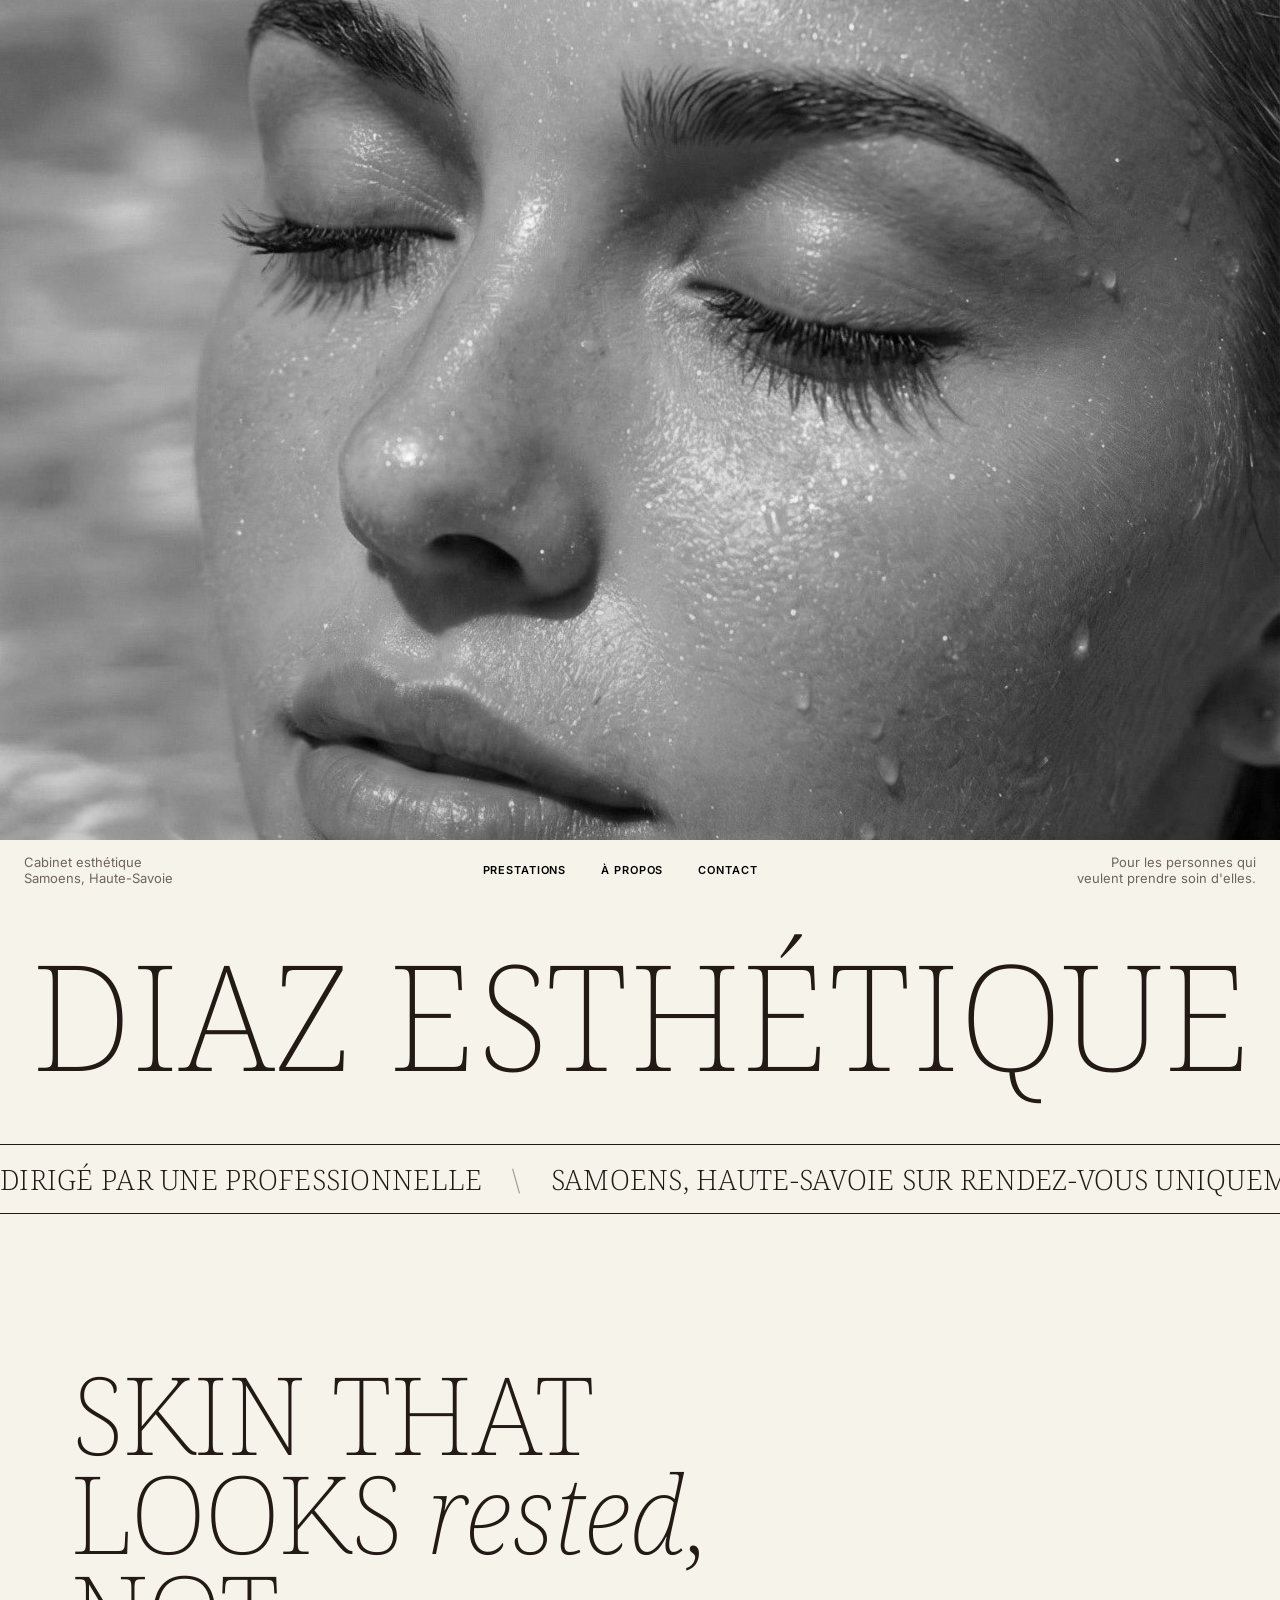
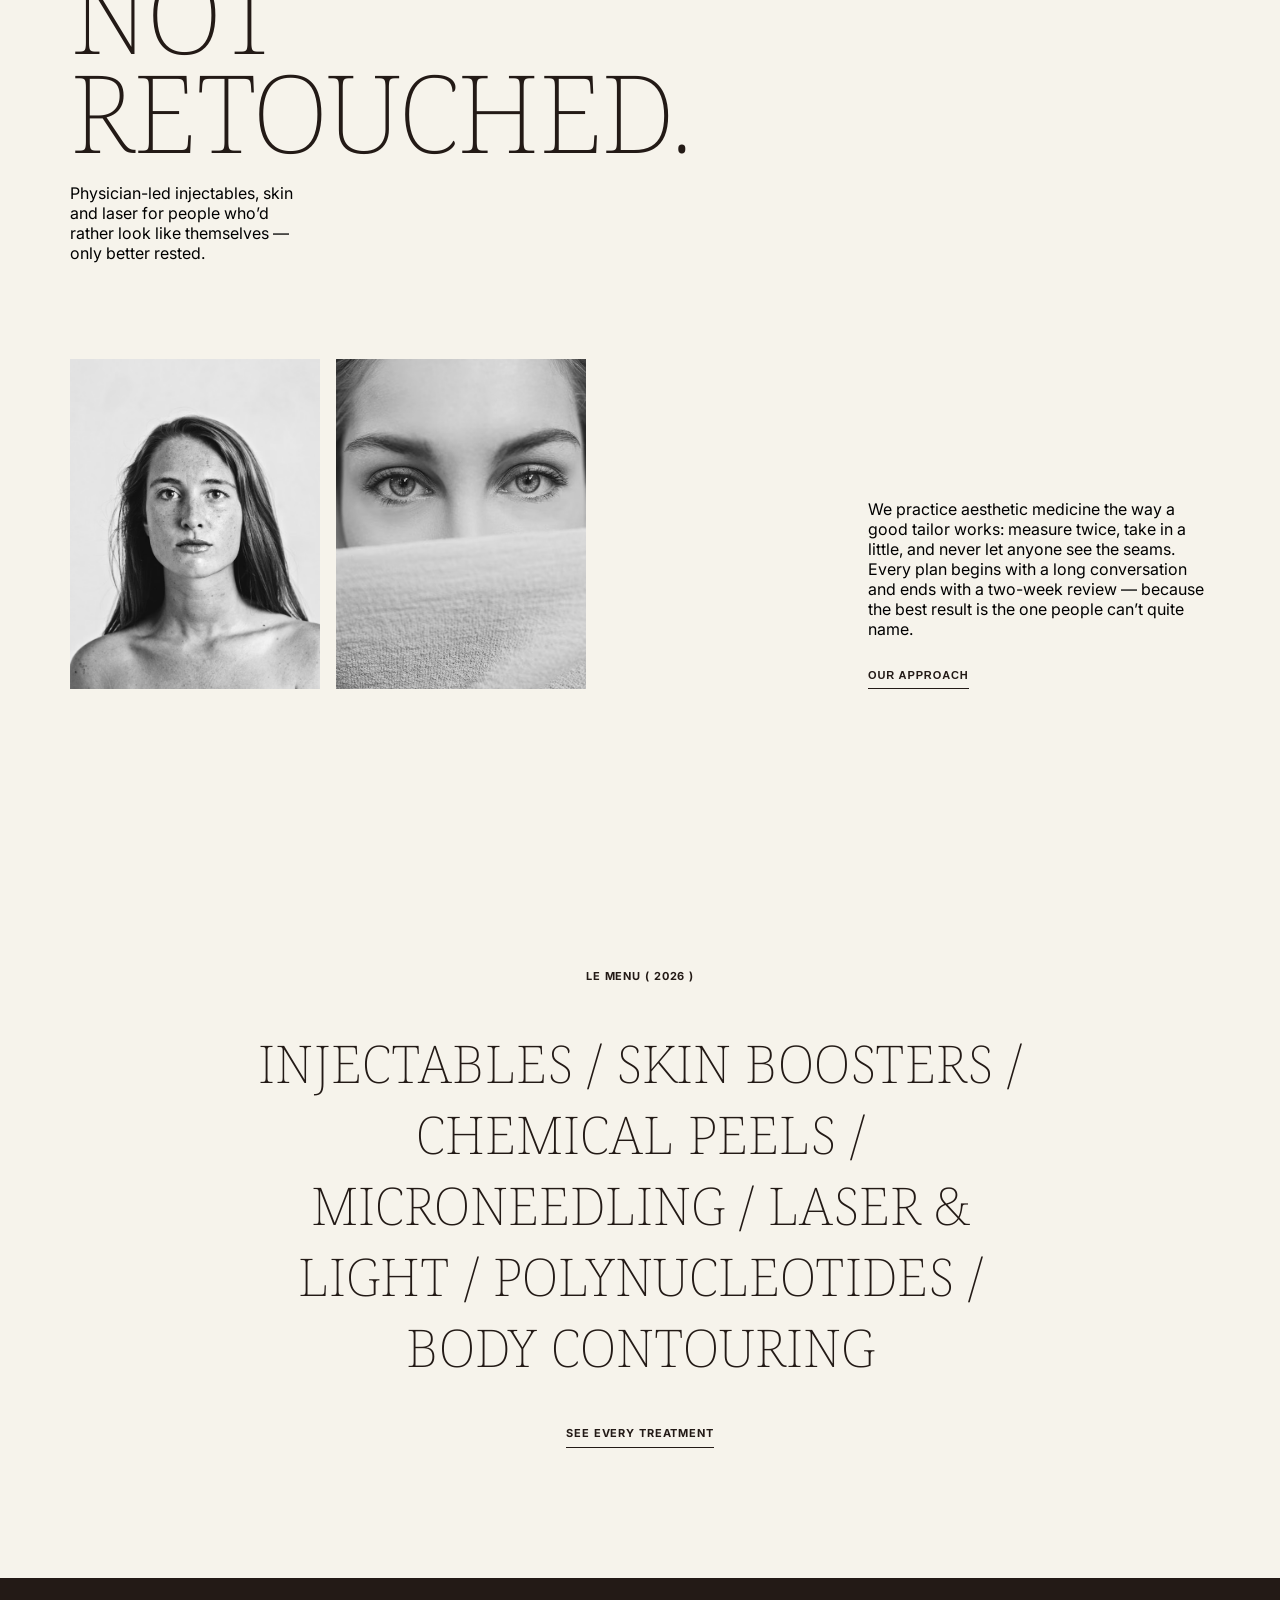
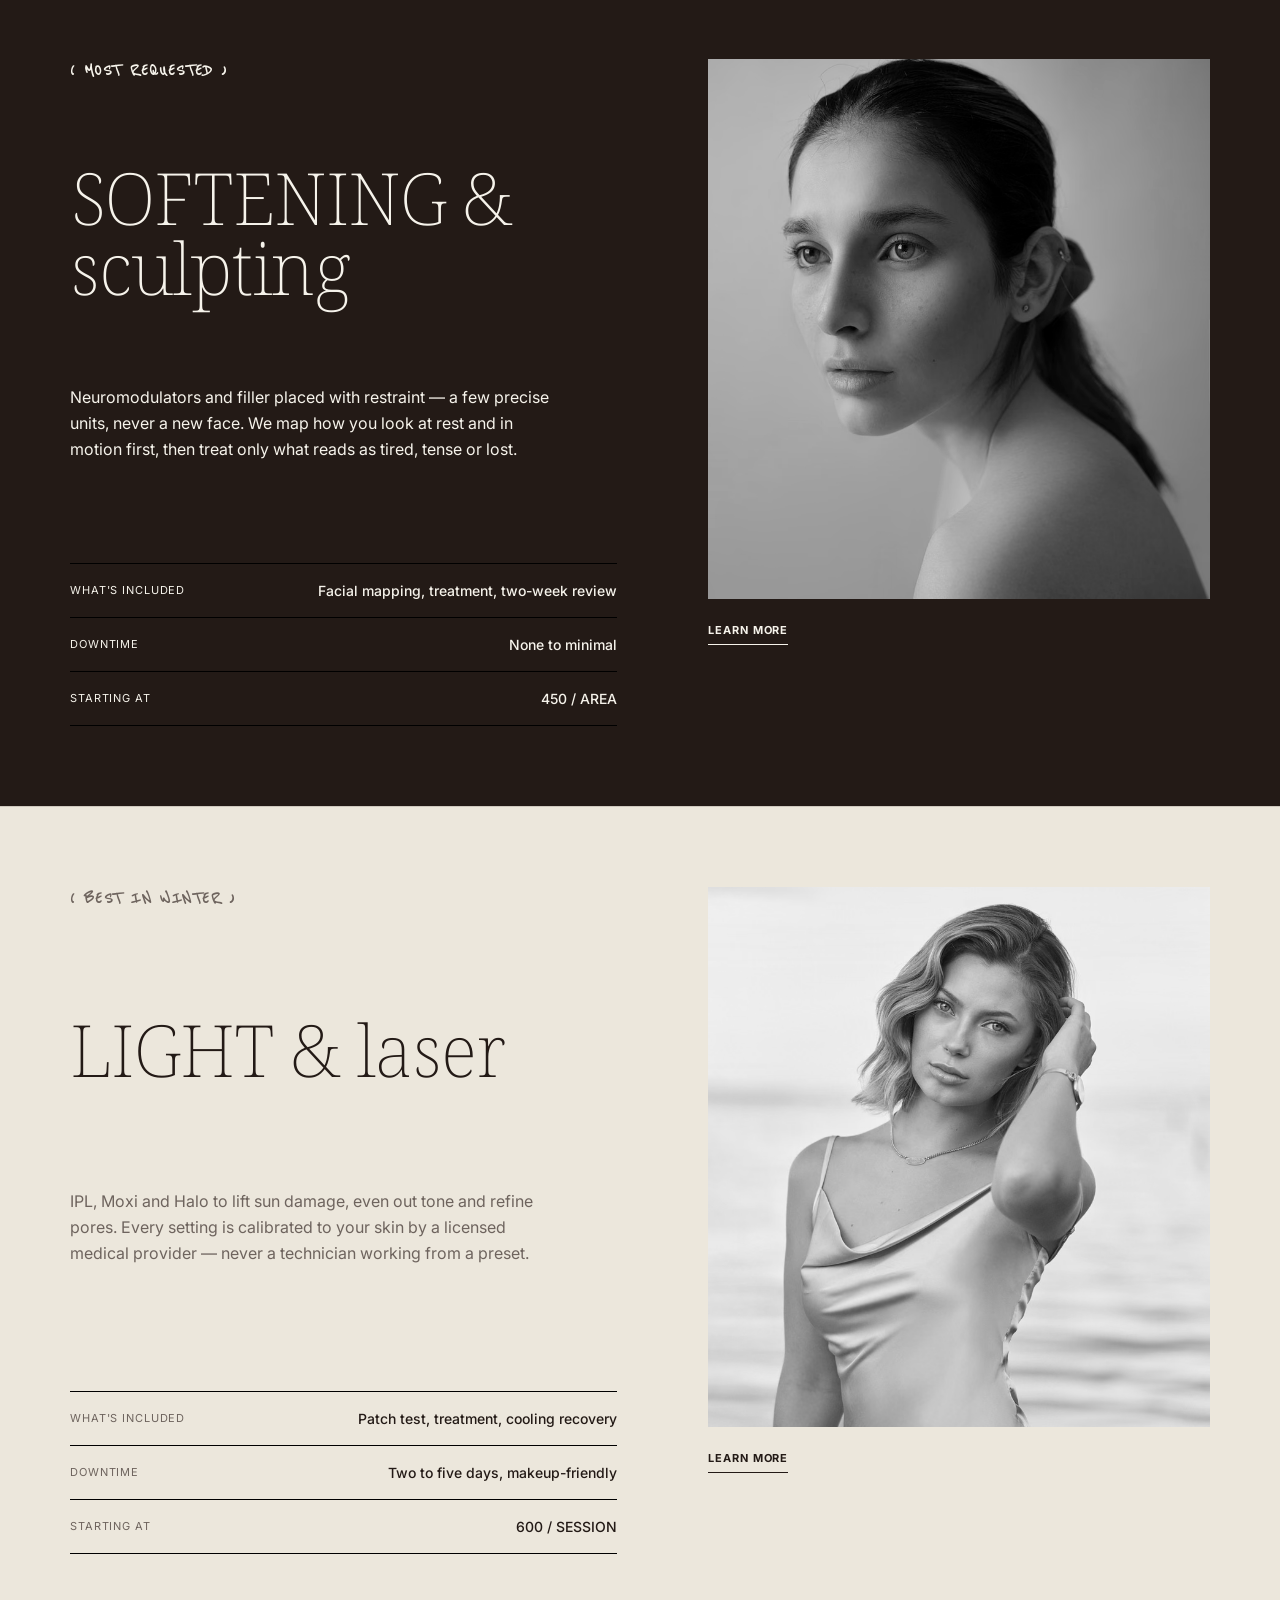
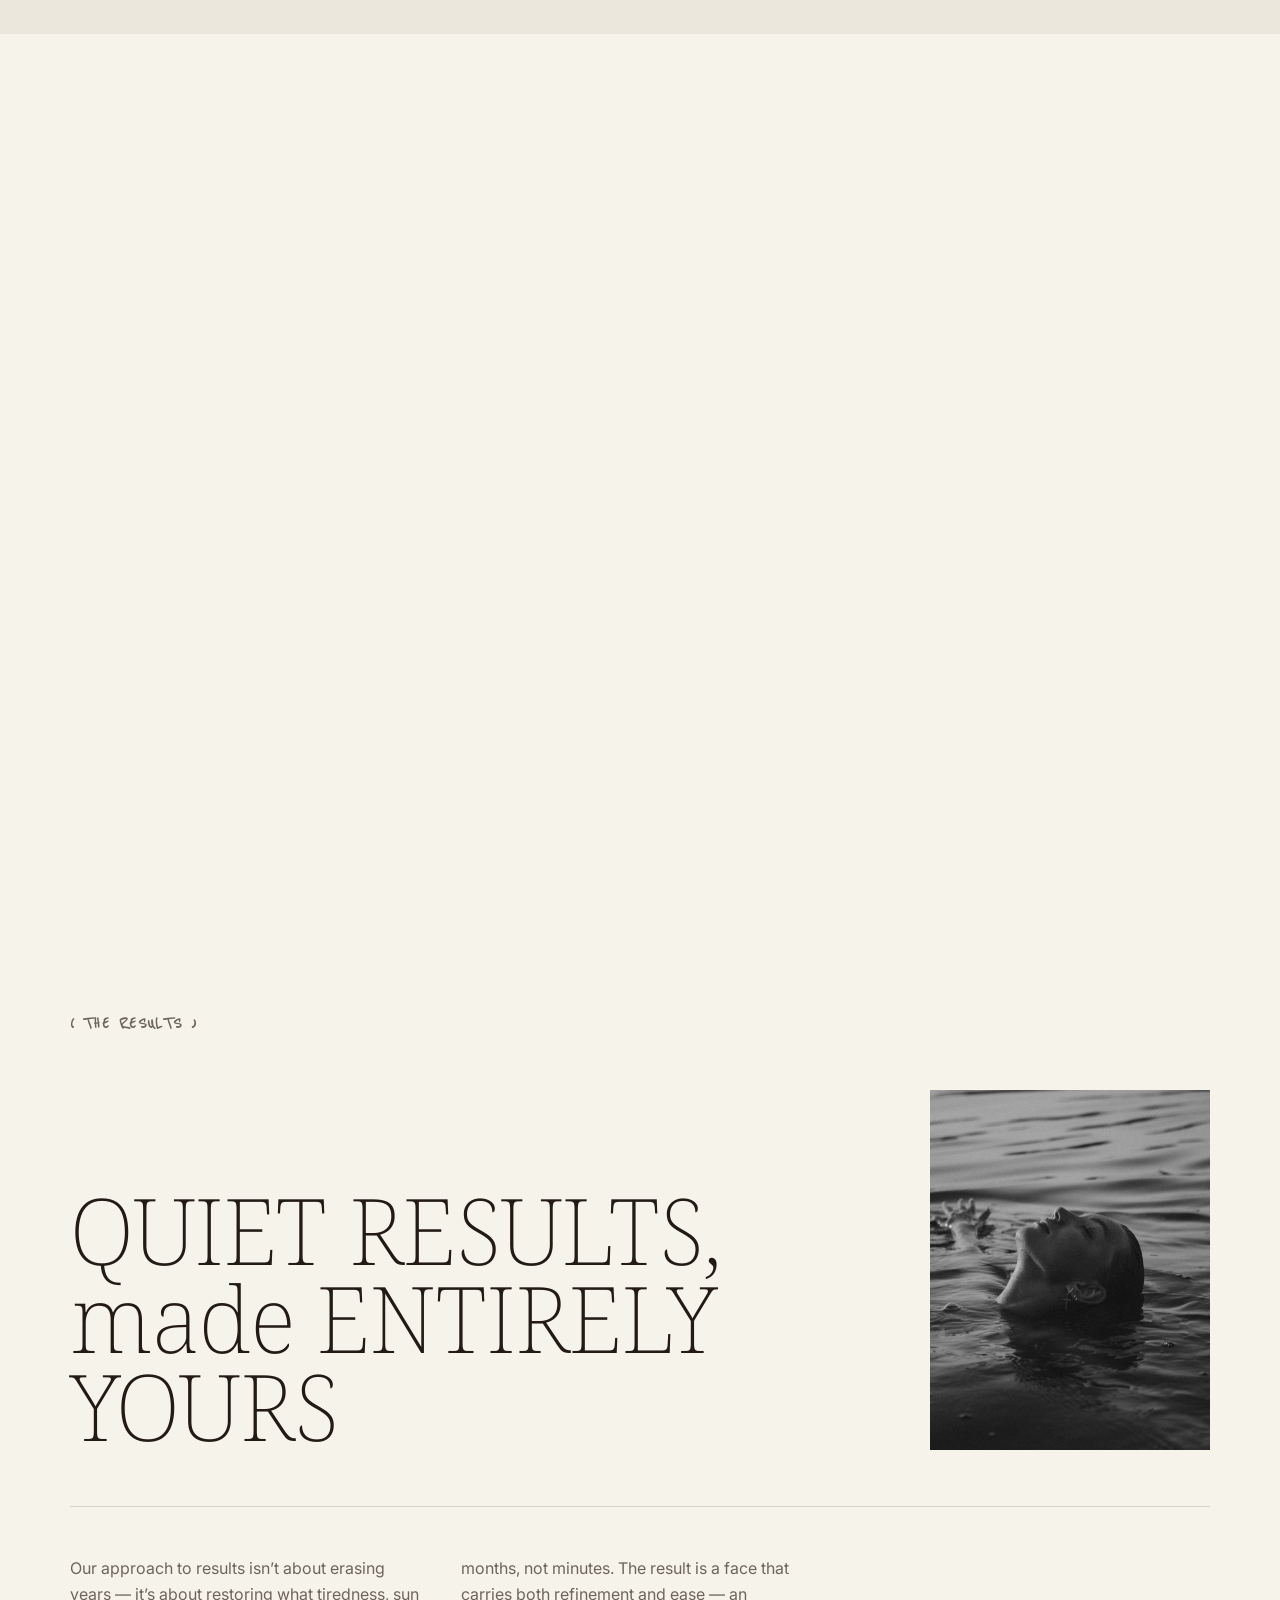
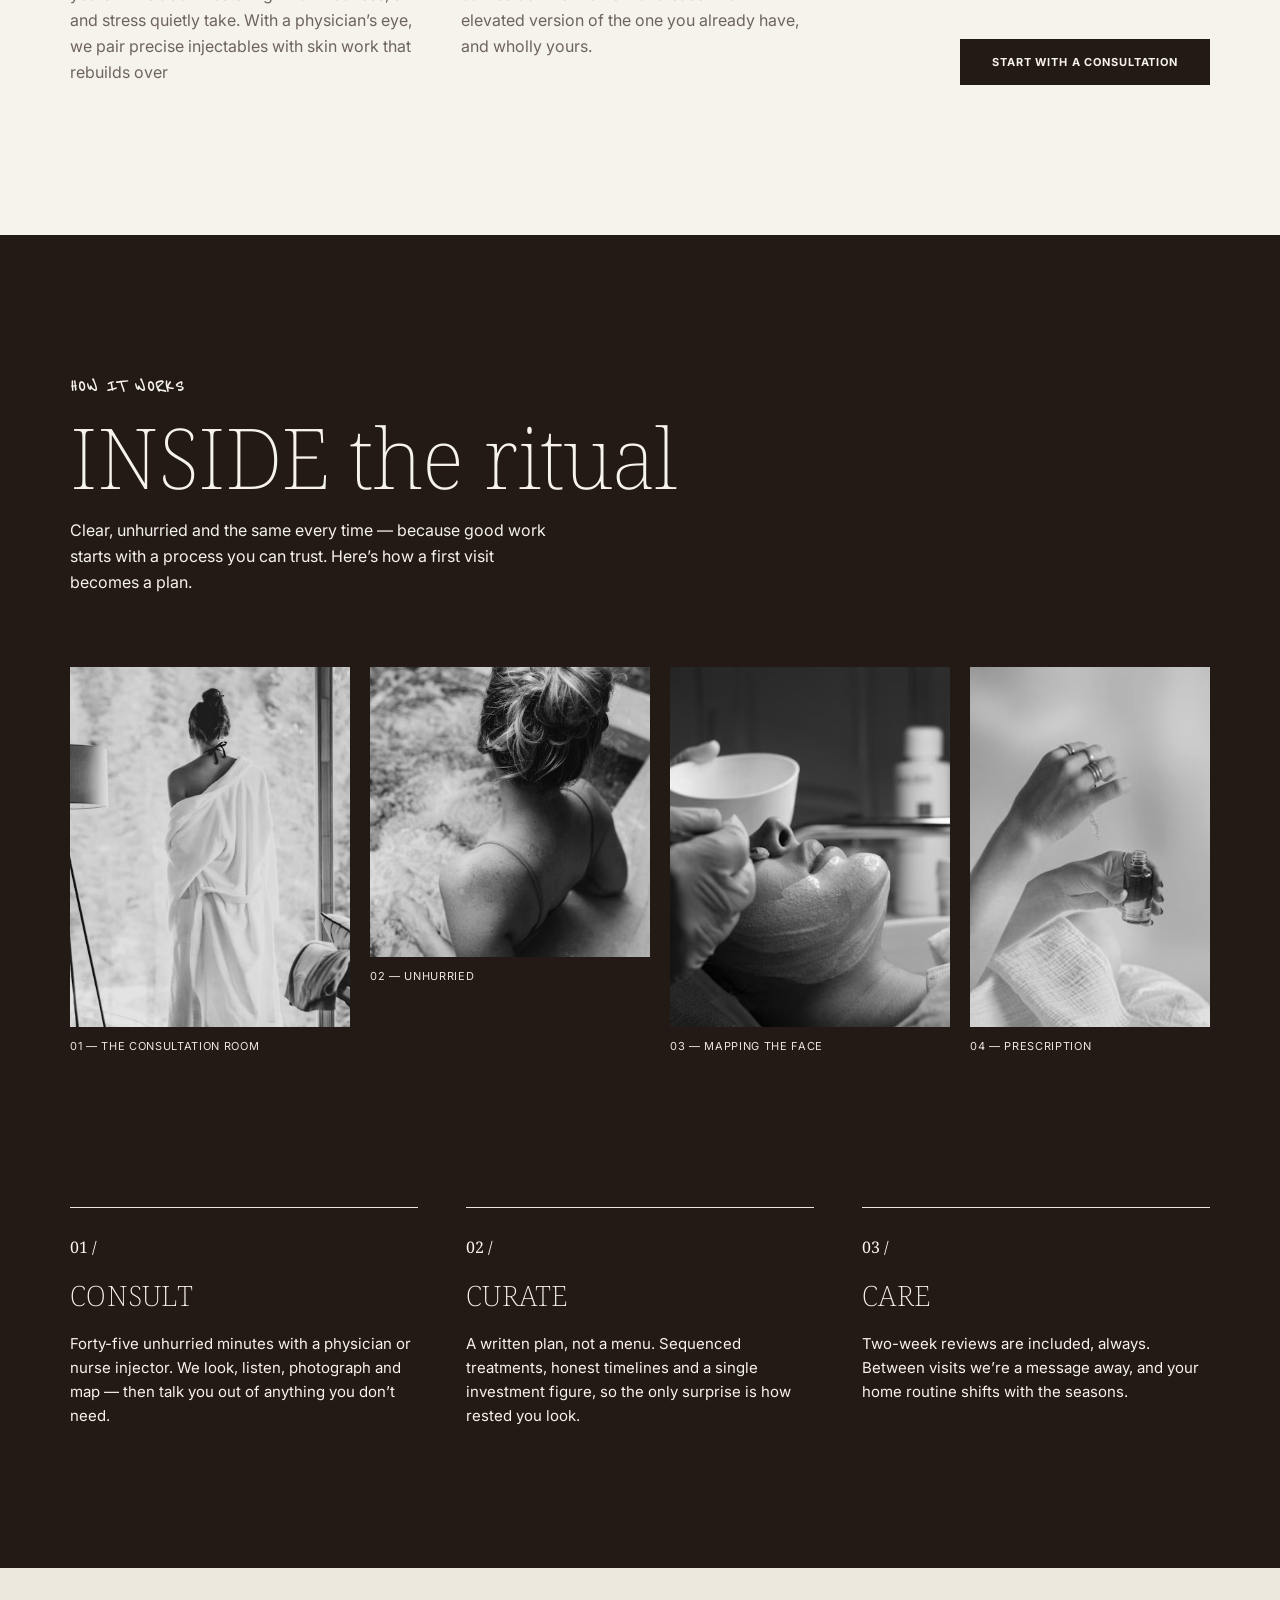
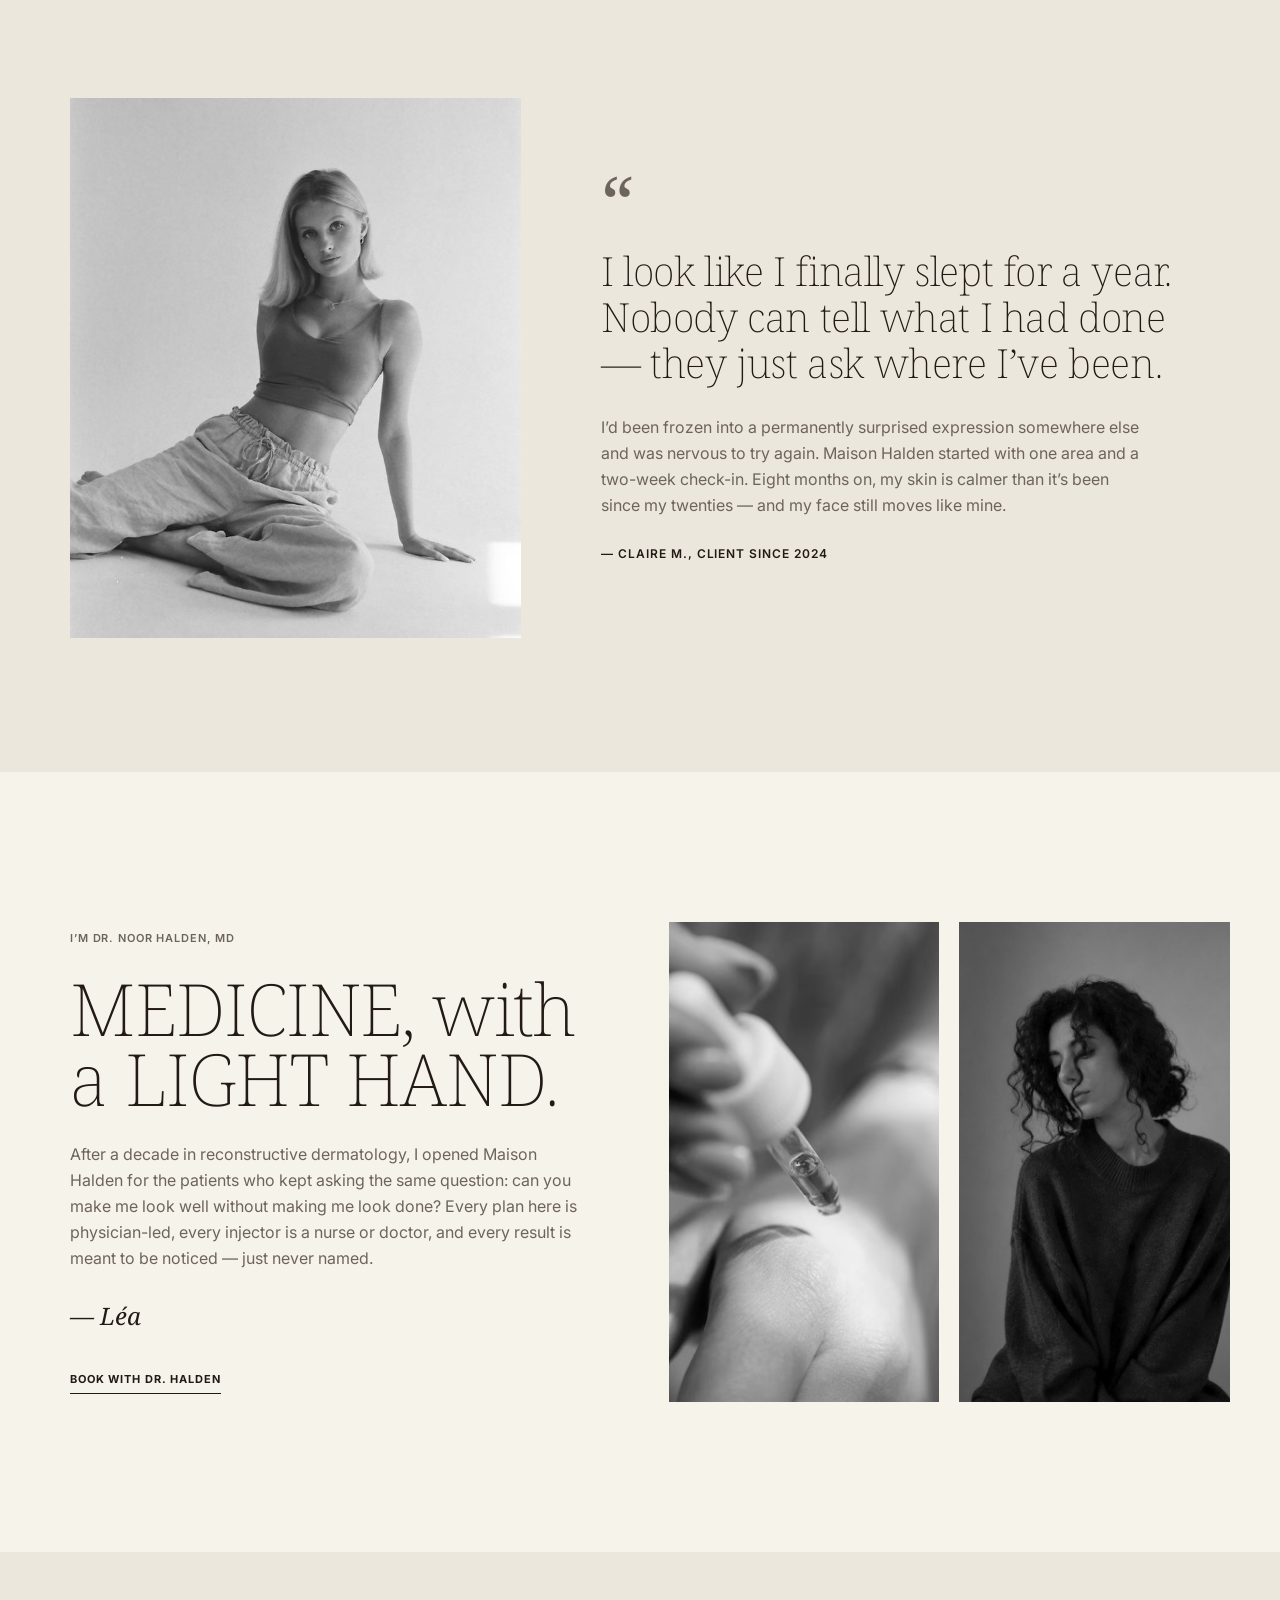
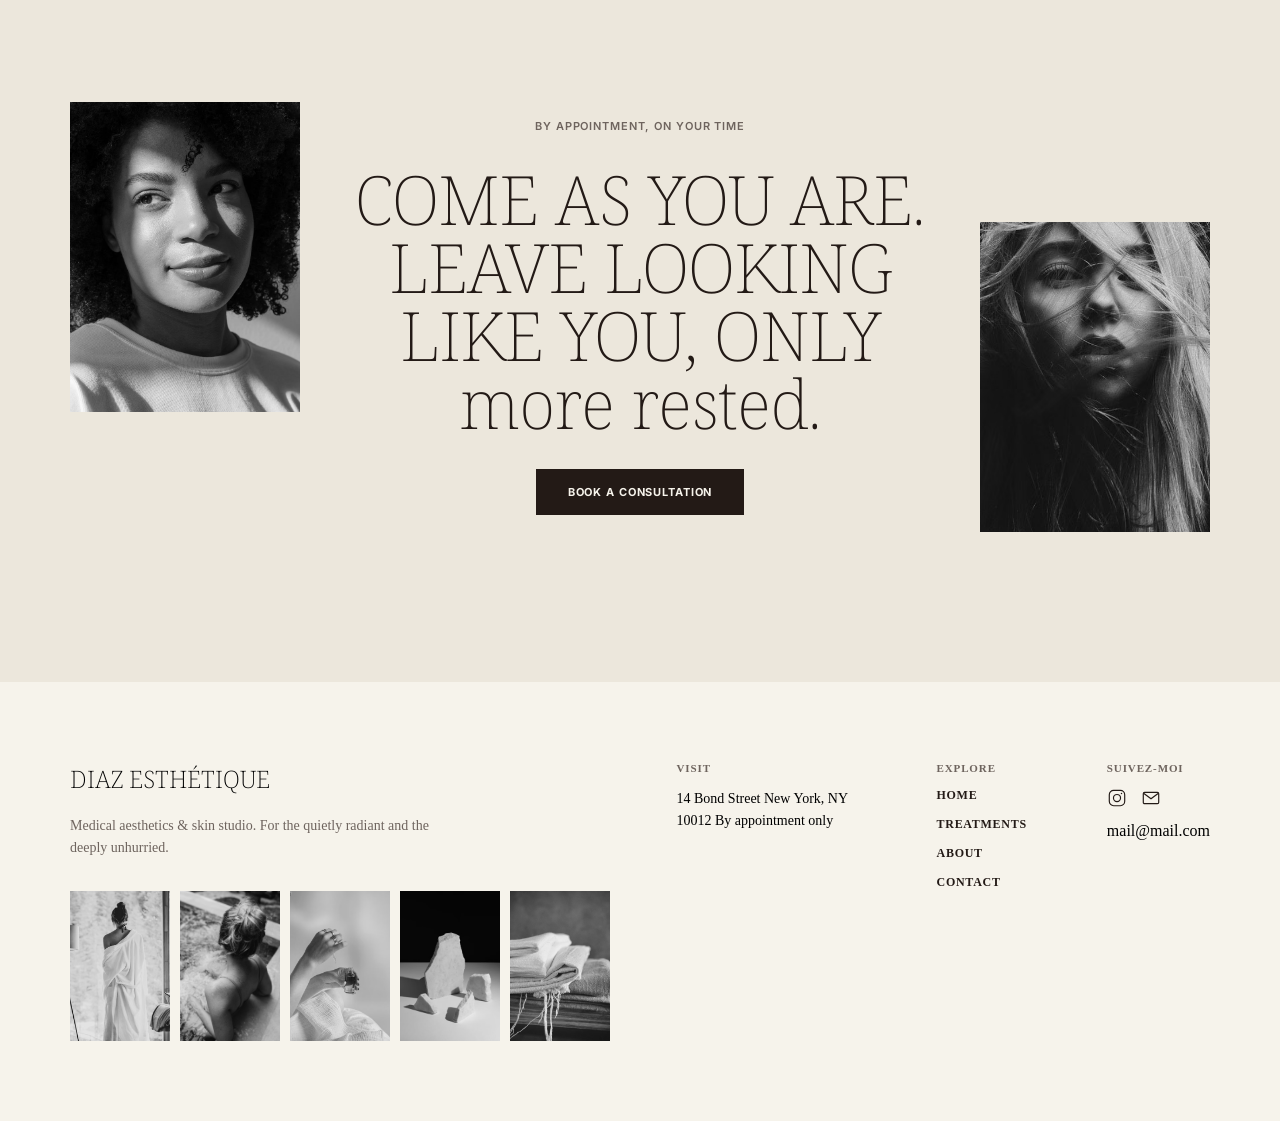
<file: src/index.html>
<!DOCTYPE html>
<html lang="fr">
<head>
    <meta charset="UTF-8">
    <meta name="viewport" content="width=device-width, initial-scale=1.0">
    <link rel="stylesheet" href="/css/index.css"/>
    <link rel="preconnect" href="https://fonts.googleapis.com">
    <link rel="preconnect" href="https://fonts.gstatic.com" crossorigin>
    <link href="https://fonts.googleapis.com/css2?family=Cantarell:ital,wght@0,400;0,700;1,400;1,700&family=Inter:ital,opsz,wght@0,14..32,100..900;1,14..32,100..900&family=Lato:ital,wght@0,100;0,300;0,400;0,700;0,900;1,100;1,300;1,400;1,700;1,900&family=Montserrat:ital,wght@0,100..900;1,100..900&family=Noto+Serif:ital,wght@0,100..900;1,100..900&family=Radley:ital@0;1&family=Raleway:ital,wght@0,100..900;1,100..900&family=Reenie+Beanie&display=swap" rel="stylesheet">
    <title>Diaz esthétique</title>
</head>
<body>

    <section class="hero">
        <header class="header headerHero">
            <p>
                Cabinet esthétique
                Samoens, Haute-Savoie
            </p>
            <nav>
                <a href="/html/treatments.html">
                    Prestations
                </a>
                <a href="/html/about.html">
                    À propos
                </a>
                <a href="/html/contact.html">
                    Contact
                </a>
            </nav>
            <p>
                Pour les personnes qui veulent prendre soin d'elles.
            </p>
        </header>
        <img class="heroImage" src="/img/Q1UPAdkRXU2Q9N0TSTFs0n6l1r8.avif" alt=""/>
    </section>

    <header class="header headerSticky">
        <a href="/src/index.html" class="logoLink">
            DIAZ ESTHÉTIQUE
        </a>
        <nav>
            <a href="/html/treatments.html">
                Prestations
            </a>
            <a href="/html/about.html">
                À propos
            </a>
            <a href="/html/contact.html">
                Contact
            </a>
        </nav>
        <button class="buttonHeader" href="/html/contact.html">
            Prendre rendez-vous
        </button>
    </header>

    <main>
        <h1>
            DIAZ ESTHÉTIQUE
        </h1>
        <div class="headband">
            <div class="headbandContent">
                <p>
                    Dirigé par une professionnelle 
                    <span>
                        \
                    </span>
                </p>
                <p>
                    Samoens, Haute-savoie sur rendez-vous uniquement
                    <span>
                        \
                    </span>
                </p>
                <p>
                    Résultats garantis
                    <span>
                        \
                    </span>
                </p>
            </div>
            <div class="headbandContent">
                <p>
                    Dirigé par une professionnelle 
                    <span>
                        \
                    </span>
                </p>
                <p>
                    Samoens, Haute-savoie sur rendez-vous uniquement
                    <span>
                        \
                    </span>
                </p>
                <p>
                    Résultats garantis
                    <span>
                        \
                    </span>
                </p>
            </div>
        </div>
        <section class="aesthetic">
            <div class="title">
                <h2>
                    SKIN THAT LOOKS <span>rested</span>, NOT RETOUCHED.
                </h2>
                <p>
                    Physician-led injectables, skin and laser for people who’d rather look like themselves — only better rested.
                </p>
            </div>

            <div class="aestheticMedecine">
                <div class="imageAestheticMedecine">
                    <img src="/img/bDMzXYC2fx4vAR2slw09uLJ1igU.avif" alt=""/>
                    <img src="/img/jK0ECQOBYpKjmriXQ9GxPXZ4rk.avif" alt=""/>
                </div>
                <div class="textAestheticMedecine">
                    <p>
                        We practice aesthetic medicine the way a good tailor works: measure twice, take in a little, and never let anyone see the seams. Every plan begins with a long conversation and ends with a two-week review — because the best result is the one people can’t quite name.
                    </p>
                    <button>
                        OUR APPROACH
                    </button>
                </div>
            </div>
        </section>
        <section class="menu">
            <h2>
                Le menu ( 2026 )
            </h2>
            <div class="treatments">
                <a href="#">
                    INJECTABLES 
                </a>
                <span>
                    /
                </span>
                <a href="#">
                    SKIN BOOSTERS 
                </a>
                <span>
                    /
                </span>
                <a href="#">
                    CHEMICAL PEELS 
                </a>
                <span>
                    /
                </span>
                <a href="#">
                    MICRONEEDLING 
                </a>
                <span>
                    /
                </span>
                <a href="#">
                    LASER & LIGHT 
                </a>
                <span>
                    /
                </span>
                <a href="#">
                    POLYNUCLEOTIDES 
                </a>
                <span>
                    /
                </span>
                <a href="#">
                    BODY CONTOURING 
                </a>
            </div>
            <button>
                SEE EVERY TREATMENT
            </button>
        </section>
        <div class="cardsWrapper">
            <section class="softening">
                <div class="softeningContent">
                    <h3>
                        ( most requested )
                    </h3>
                    <h2>
                        SOFTENING & sculpting
                    </h2>
                    <p>
                        Neuromodulators and filler placed with restraint — a few precise units, never a new face. We map how you look at rest and in motion first, then treat only what reads as tired, tense or lost.
                    </p>
                    <dl>
                        <div>
                            <dt>
                                What's included
                            </dt>
                            <dd>
                                Facial mapping, treatment, two-week review
                            </dd>
                        </div>
                        <div>
                            <dt>
                                Downtime
                            </dt>
                            <dd>
                                None to minimal
                            </dd>
                        </div>
                        <div>
                            <dt>
                                Starting at
                            </dt>
                            <dd>
                                450 / AREA
                            </dd>
                        </div>
                    </dl>
                </div>
                <div class="softeningImg">
                    <img src="/img/MyuVN9045Ro8B4JnaeJsUlLcOX4.avif" alt=""/>
                    <button>
                        LEARN MORE
                    </button>
                </div>
            </section>
            <section class="skin">
                <div class="skinContent">
                    <h3>
                        ( our signature )
                    </h3>
                    <h2>
                        SKIN resurfacing
                    </h2>
                    <p>
                        Medical-grade peels, microneedling and polynucleotides that rebuild texture from beneath the surface. Prescribed as a short series, timed around your calendar, and finished with a home routine that keeps the glow honest.
                    </p>
                    <dl>
                        <div>
                            <dt>
                                What's included
                            </dt>
                            <dd>
                                Skin analysis, three-session series, home kit
                            </dd>
                        </div>
                        <div>
                            <dt>
                                Downtime
                            </dt>
                            <dd>
                                One to three days of pinkness
                            </dd>
                        </div>
                        <div>
                            <dt>
                                Starting at
                            </dt>
                            <dd>
                                380 / SESSION
                            </dd>
                        </div>
                    </dl>
                </div>
                <div class="skinImg">
                    <img src="/img/rtnSnWs2stLzMGhCqUrIywTjSS4.avif" alt=""/>
                    <button>
                        LEARN MORE
                    </button>
                </div>
            </section>
            <section class="light">
                <div class="lightContent">
                    <h3>
                        ( best in winter )
                    </h3>
                    <h2>
                        LIGHT & laser
                    </h2>
                    <p>
                        IPL, Moxi and Halo to lift sun damage, even out tone and refine pores. Every setting is calibrated to your skin by a licensed medical provider — never a technician working from a preset.
                    </p>
                    <dl>
                        <div>
                            <dt>
                                What's included
                            </dt>
                            <dd>
                                Patch test, treatment, cooling recovery
                            </dd>
                        </div>
                        <div>
                            <dt>
                                Downtime
                            </dt>
                            <dd>
                                Two to five days, makeup-friendly
                            </dd>
                        </div>
                        <div>
                            <dt>
                                Starting at
                            </dt>
                            <dd>
                                600 / SESSION
                            </dd>
                        </div>
                    </dl>
                </div>
                <div class="lightImg">
                    <img src="/img/c3mIkBtNmiFIuVN7hJcro4ZpKzY.avif" alt=""/>
                    <button>
                        LEARN MORE
                    </button>
                </div>
            </section>
        </div>
        <section class="results">
            <h3>
                ( the results )
            </h3>
            <div class="imgTitle">
                <h2>
                    QUIET RESULTS, made ENTIRELY YOURS
                </h2>
                <img src="/img/uY1fIkhMOIyBFGV5Z0Hzwf2OcXk.avif" alt=""/>
            </div>
            <div class="resultsContent">
                <div class="resultsText">
                    <p>
                        Our approach to results isn’t about erasing years — it’s about restoring what tiredness, sun and stress quietly take. With a physician’s eye, we pair precise injectables with skin work that rebuilds over
                    </p>
                    <p>
                        months, not minutes. The result is a face that carries both refinement and ease — an elevated version of the one you already have, and wholly yours.
                    </p>
                </div>
                <button>
                    START WITH A CONSULTATION
                </button>
            </div>
        </section>
        <section class="ritual">
            <div class="ritualImages">
                <figure class="image imageOne">
                    <img src="/img/EOMvAdeLOYfxhZVxJ2zrgQqOQ.avif" alt=""/>
                    <figcaption>
                        01 — The consultation room
                    </figcaption>
                </figure>
                <figure class="image imageTwo">
                    <img src="/img/rop4pQ5mOe9PWsOLHZWGtnRDE.avif" alt=""/>
                    <figcaption>
                        02 — Unhurried
                    </figcaption>
                </figure>
                <figure class="image imageThree">
                    <img src="/img/cmiTnxNWBztl8vfzCkIwiBx8KRE.avif" alt=""/>
                    <figcaption>
                        03 — Mapping the face
                    </figcaption>
                </figure>
                <figure class="image imageFour">
                    <img src="/img/H5Akz46KePtWzWSBTmehbiZsD6Q.avif" alt=""/>
                    <figcaption>
                        04 — Prescription
                    </figcaption>
                </figure>
                <figure class="image imageFive">
                    <img src="/img/GwaaGp4LIOEb47UkoM5GVIEj2s.avif" alt=""/>
                    <figcaption>
                        05 — Stillness
                    </figcaption>
                </figure>
                <figure class="image imageSix">
                    <img src="/img/ArAPlBktH1WLYct9c0jAUVP6VE.avif" alt=""/>
                    <figcaption>
                        06 — The treatment
                    </figcaption>
                </figure>
                <figure class="image imageSeven">
                    <img src="/img/BHOXXzNQPnNKcPxa4o6sJKTfuXQ.avif" alt=""/>
                    <figcaption>
                        07 — The home routine
                    </figcaption>
                </figure>
                <figure class="image imageEight">
                    <img src="/img/gJXxnpDOJFx9lZZy6sWetULLk.avif" alt=""/>
                    <figcaption>
                        08 — Two weeks later
                    </figcaption>
                </figure>
            </div>
            <div class="ritualContent">
                <h3>
                    How it works
                </h3>
                <h2>
                    INSIDE the ritual
                </h2>
                <p>
                    Clear, unhurried and the same every time — because good work starts with a process you can trust. Here’s how a first visit becomes a plan.
                </p>
            </div>
        </section>
        <section class="steps">
            <div class="stepOne">
                <span>
                    01 /
                </span>
                <h3>
                    CONSULT
                </h3>
                <p>
                    Forty-five unhurried minutes with a physician or nurse injector. We look, listen, photograph and map — then talk you out of anything you don’t need.
                </p>
            </div>
            <div class="stepTwo">
                <span>
                    02 /
                </span>
                <h3>
                    CURATE
                </h3>
                <p>
                    A written plan, not a menu. Sequenced treatments, honest timelines and a single investment figure, so the only surprise is how rested you look.
                </p>
            </div>
            <div class="stepThree">
                <span>
                    03 /
                </span>
                <h3>
                    CARE
                </h3>
                <p>
                    Two-week reviews are included, always. Between visits we’re a message away, and your home routine shifts with the seasons.
                </p>
            </div>
        </section>
        <section class="opinion">
            <div class="opinionImg">
                <img src="/img/9VxqcxhQEVNhxzSrM25k9WUuw.avif" alt=""/>
            </div>
            <div class="opinion content">
                <span>
                    “
                </span>
                <h2>
                    I look like I finally slept for a year. Nobody can tell what I had done — they just ask where I’ve been.
                </h2>
                <p>
                    I’d been frozen into a permanently surprised expression somewhere else and was nervous to try again. Maison Halden started with one area and a two-week check-in. Eight months on, my skin is calmer than it’s been since my twenties — and my face still moves like mine.
                </p>
                <span>
                    — Claire M., client since 2024
                </span>
            </div>
        </section>
        <section class="about">
            <div class="aboutContent">
                <p>
                    I’m Dr. Noor Halden, MD
                </p>
                <h2>
                    MEDICINE, with a LIGHT HAND.
                </h2>
                <p>
                    After a decade in reconstructive dermatology, I opened Maison Halden for the patients who kept asking the same question: can you make me look well without making me look done? Every plan here is physician-led, every injector is a nurse or doctor, and every result is meant to be noticed — just never named.
                </p>
                <span>
                    — Léa
                </span>
                <button>
                    BOOK WITH DR. HALDEN
                </button>
            </div>
            <div class="aboutImg">
                <img src="/img/TrqAEG0VbcRilqEB5Cfan3j3WQ.avif" alt=""/>
                <img src="/img/p0uh6bXVJ6rNhpoADAW2Qdz4NMI.avif" alt=""/>
            </div>
        </section>
        <section class="cta">
            <img class=" bookingImage imageTop" src="/img/gTBOycoUPWfLzF3fKPi2dqyeAI.avif" alt=""/>
            <div class="ctaContent">
                <p>
                    By appointment, on your time
                </p>
                <h2>
                    COME AS YOU ARE. LEAVE LOOKING LIKE YOU, ONLY more rested.
                </h2>
                <button>
                    BOOK A CONSULTATION
                </button>
            </div>
            <img class="bookingImage imageBottom" src="/img/R74Jy5vybb0EAxwyq3OUgyWPW8w.avif" alt=""/>
        </section>
    </main>
    <footer>
        <div class="footerLeft">
            <p>
                DIAZ ESTHÉTIQUE
            </p>
            <P>
                Medical aesthetics & skin studio. For the quietly radiant and the deeply unhurried.
            </P>
            <div class="footerImages">
                <img src="/img/EOMvAdeLOYfxhZVxJ2zrgQqOQ.avif" alt=""/>
                <img src="/img/rop4pQ5mOe9PWsOLHZWGtnRDE.avif" alt=""/>
                <img src="/img/H5Akz46KePtWzWSBTmehbiZsD6Q.avif" alt=""/>
                <img src="/img/GwaaGp4LIOEb47UkoM5GVIEj2s.avif" alt=""/>
                <img src="/img/POgDjqlYWnlqlrB76px72jmo46U.avif" alt=""/>
            </div>
        </div>
        <div class="footerRight">
            <div class="visit">
                <h3>
                    VISIT
                </h3>
                <p>
                    14 Bond Street New York, NY 10012 By appointment only
                </p>
            </div>
            <div class="explore">
                <h3>
                    EXPLORE
                </h3>
                <a href="/src/index.html">
                    HOME
                </a>
                <a href="/html/treatments.html">
                    TREATMENTS
                </a>
                <a href="/html/about.html">
                    ABOUT
                </a>
                <a href="/html/contact.html">
                    CONTACT
                </a>
            </div>
            <div class="follow">
                <h3>
                    SUIVEZ-MOI
                </h3>
                <div class="socialMedia">
                    <img src="/img/Instagram.svg" alt=""/>
                    <img src="/img/Mail.svg" alt=""/>
                </div>
                <p>
                    mail@mail.com
                </p>
            </div>
        </div>
    </footer>
    
    <script src="/javascript/script.js"></script>
</body>
</html>
</file>
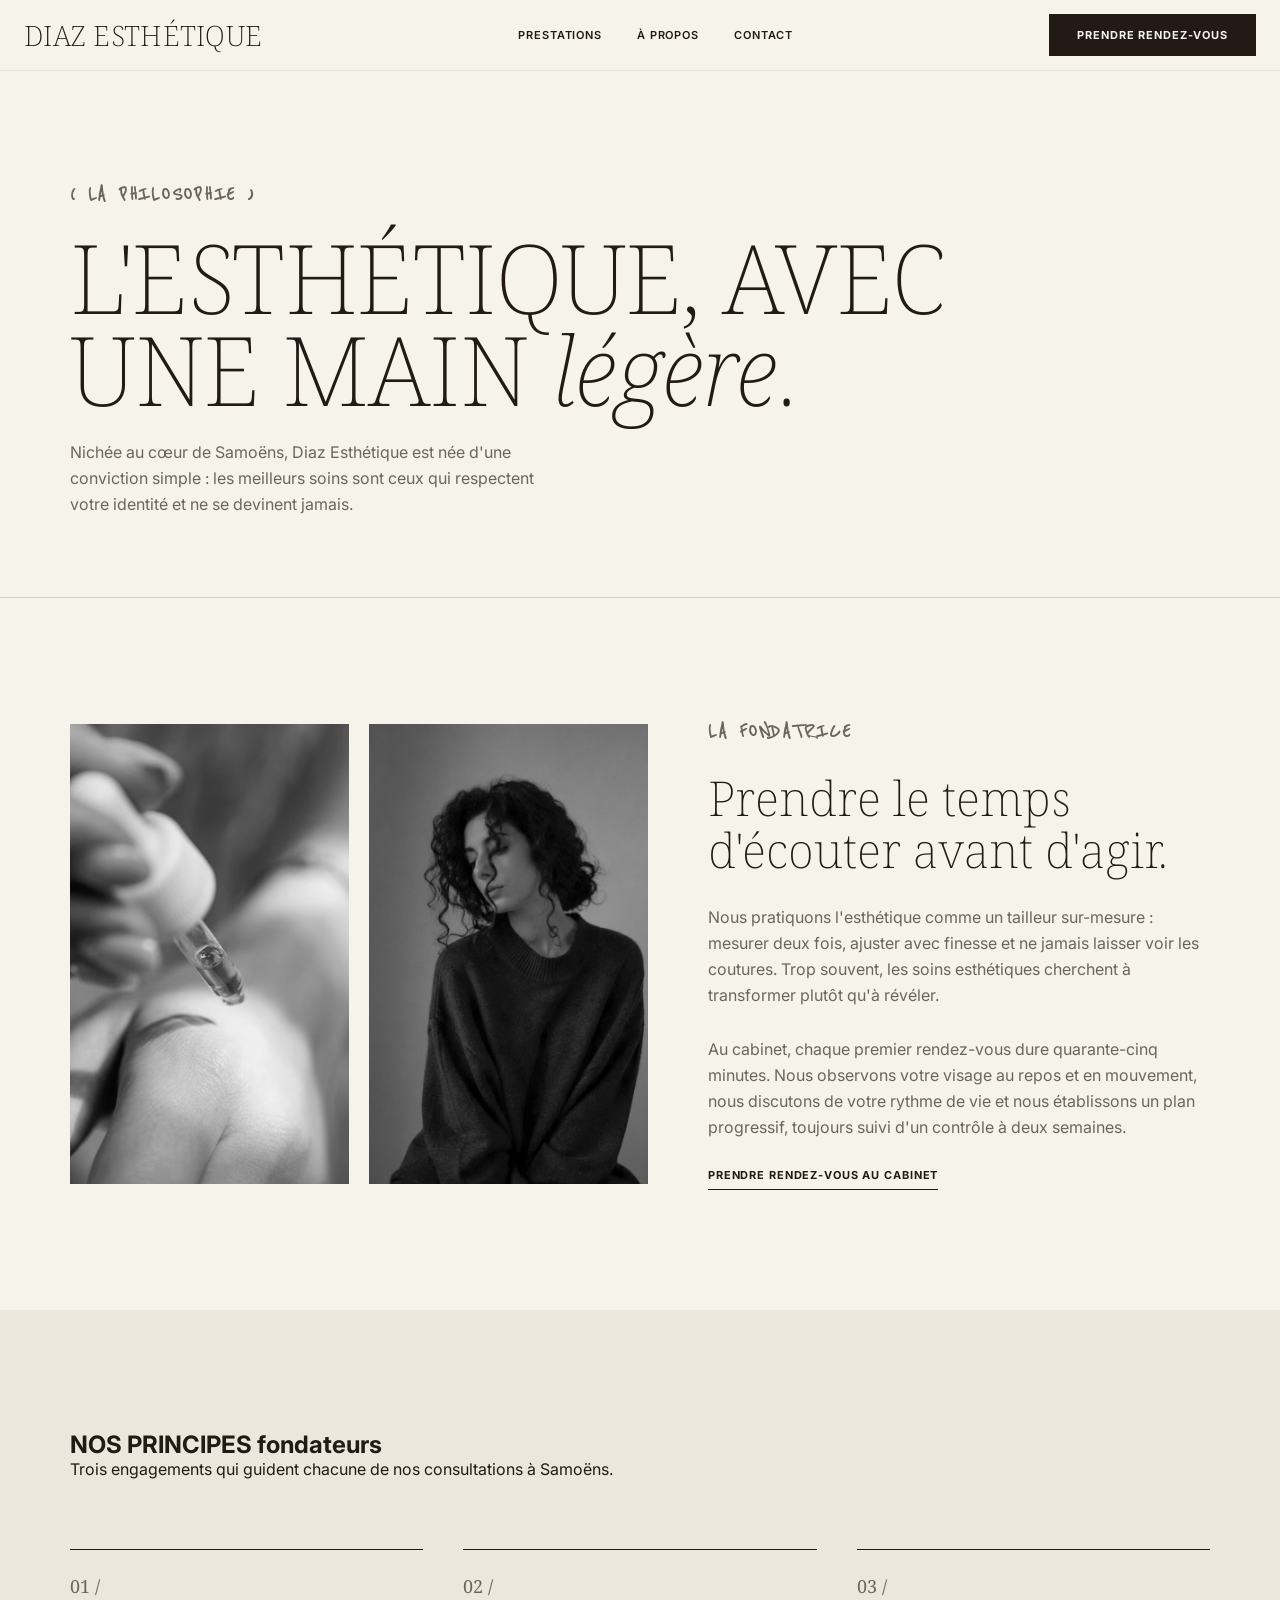
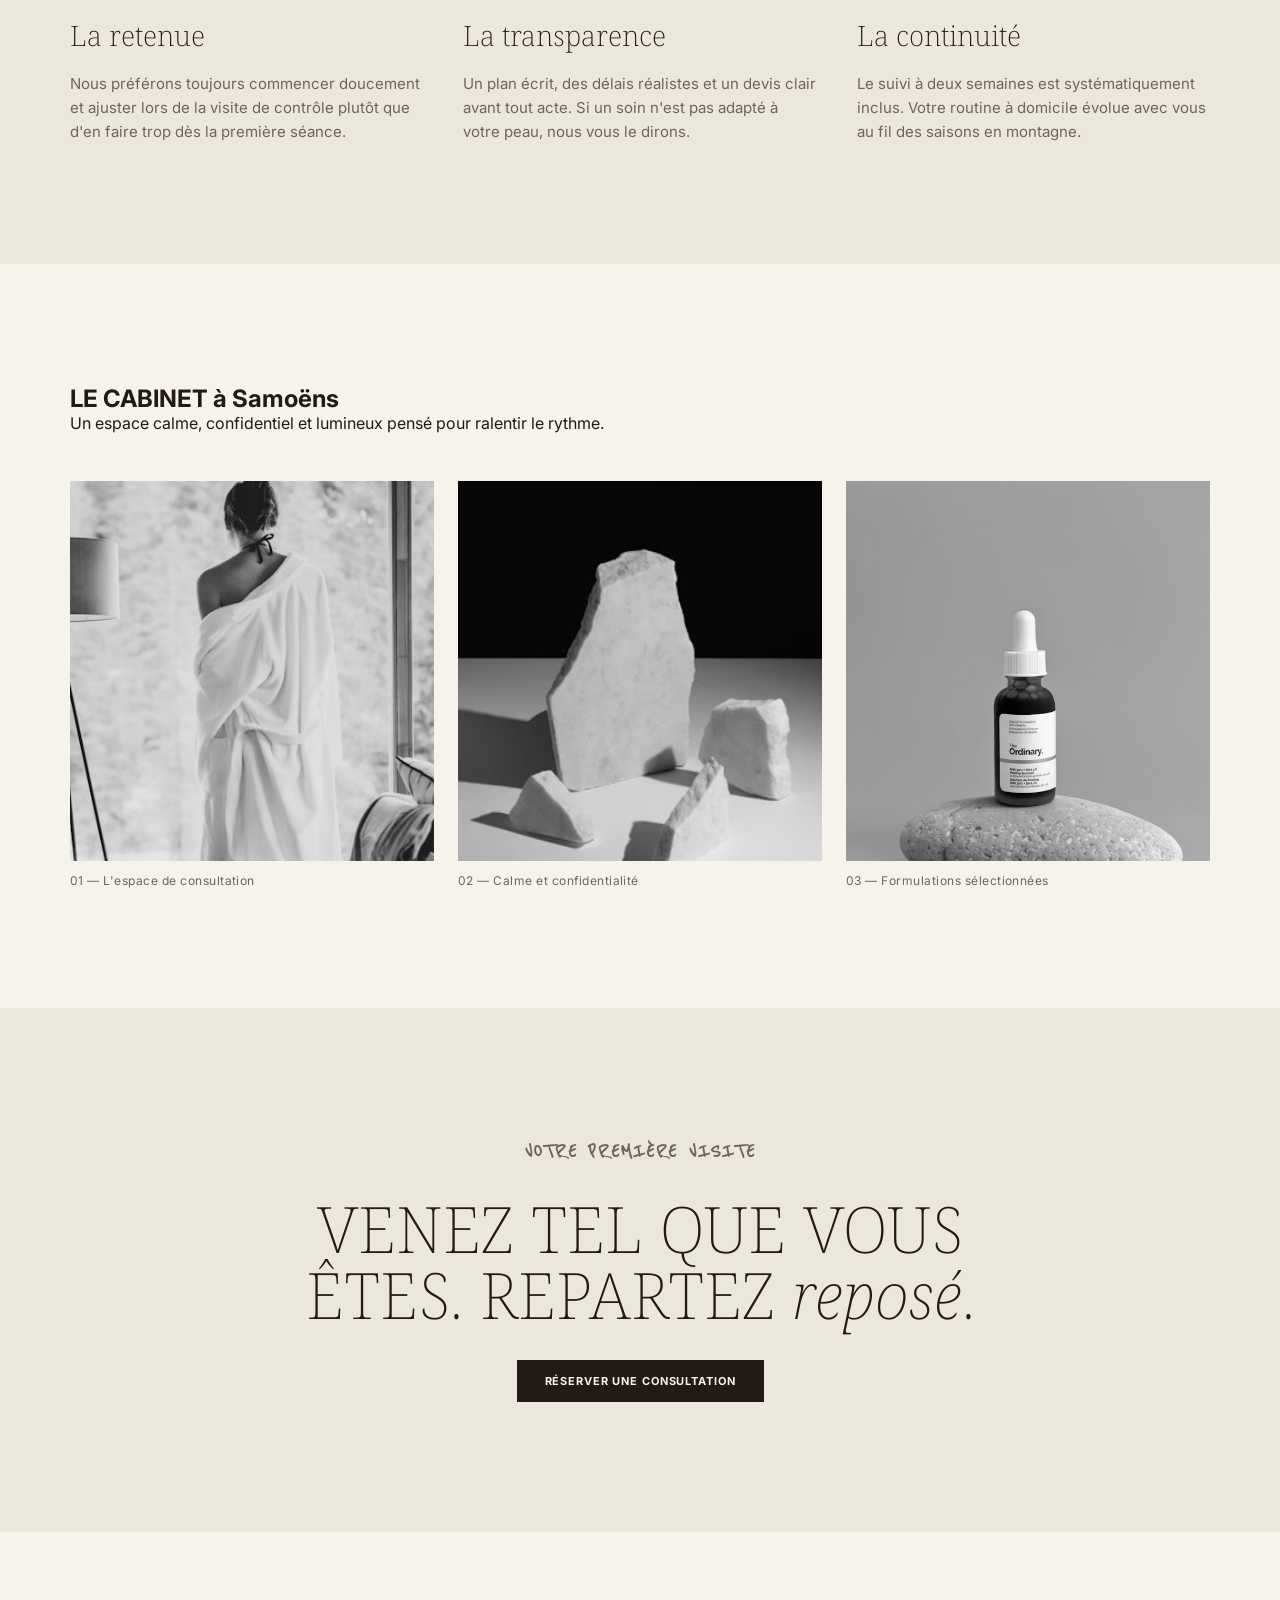
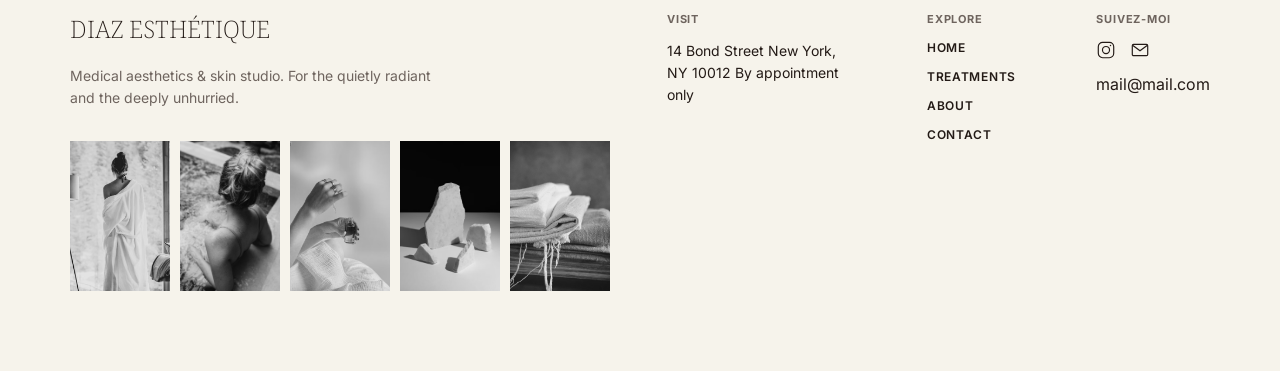
<file: html/about.html>
<!DOCTYPE html>
<html lang="fr">
<head>
    <meta charset="UTF-8">
    <meta name="viewport" content="width=device-width, initial-scale=1.0">
    <link rel="stylesheet" href="/css/about.css"/>
    <link rel="preconnect" href="https://fonts.googleapis.com">
    <link rel="preconnect" href="https://fonts.gstatic.com" crossorigin>
    <link href="https://fonts.googleapis.com/css2?family=Cantarell:ital,wght@0,400;0,700;1,400;1,700&family=Inter:ital,opsz,wght@0,14..32,100..900;1,14..32,100..900&family=Lato:ital,wght@0,100;0,300;0,400;0,700;0,900;1,100;1,300;1,400;1,700;1,900&family=Montserrat:ital,wght@0,100..900;1,100..900&family=Noto+Serif:ital,wght@0,100..900;1,100..900&family=Radley:ital@0;1&family=Raleway:ital,wght@0,100..900;1,100..900&family=Reenie+Beanie&display=swap" rel="stylesheet">
    <title>À propos - Diaz esthétique</title>
</head>
<body>

    <header class="header headerSticky">
        <a href="/src/index.html" class="logoLink">
            DIAZ ESTHÉTIQUE
        </a>
        <nav>
            <a href="/html/treatments.html">
                Prestations
            </a>
            <a href="/html/about.html">
                À propos
            </a>
            <a href="/html/contact.html">
                Contact
            </a>
        </nav>
        <button class="buttonHeader" href="/html/contact.html">
            Prendre rendez-vous
        </button>
    </header>
    <main>
        <section class="pageIntro">
            <span class="pageTag">( la philosophie )</span>
            <h1>
                L'ESTHÉTIQUE, AVEC UNE MAIN <span>légère</span>.
            </h1>
            <p>
                Nichée au cœur de Samoëns, Diaz Esthétique est née d'une conviction simple : les meilleurs soins sont ceux qui respectent votre identité et ne se devinent jamais.
            </p>
        </section>
        <section class="aboutStory">
            <div class="aboutStoryImg">
                <img src="/img/TrqAEG0VbcRilqEB5Cfan3j3WQ.avif" alt="Praticienne Diaz Esthétique"/>
                <img src="/img/p0uh6bXVJ6rNhpoADAW2Qdz4NMI.avif" alt="Soin de précision"/>
            </div>
            <div class="aboutStoryText">
                <span class="pageTag">La fondatrice</span>
                <h2>
                    Prendre le temps d'écouter avant d'agir.
                </h2>
                <p>
                    Nous pratiquons l'esthétique comme un tailleur sur-mesure : mesurer deux fois, ajuster avec finesse et ne jamais laisser voir les coutures. Trop souvent, les soins esthétiques cherchent à transformer plutôt qu'à révéler.
                </p>
                <p>
                    Au cabinet, chaque premier rendez-vous dure quarante-cinq minutes. Nous observons votre visage au repos et en mouvement, nous discutons de votre rythme de vie et nous établissons un plan progressif, toujours suivi d'un contrôle à deux semaines.
                </p>
                <button class="buttonUnderline" href="/html/contact.html">
                    Prendre rendez-vous au cabinet
                </button>
            </div>
        </section>
        <section class="valuesSection">
            <div class="categoryHeader">
                <h2>
                    NOS PRINCIPES fondateurs
                </h2>
                <p>
                    Trois engagements qui guident chacune de nos consultations à Samoëns.
                </p>
            </div>
            <div class="valuesGrid">
                <div class="valueCard">
                    <span>01 /</span>
                    <h3>
                        La retenue
                    </h3>
                    <p>
                        Nous préférons toujours commencer doucement et ajuster lors de la visite de contrôle plutôt que d'en faire trop dès la première séance.
                    </p>
                </div>
                <div class="valueCard">
                    <span>02 /</span>
                    <h3>
                        La transparence
                    </h3>
                    <p>
                        Un plan écrit, des délais réalistes et un devis clair avant tout acte. Si un soin n'est pas adapté à votre peau, nous vous le dirons.
                    </p>
                </div>
                <div class="valueCard">
                    <span>03 /</span>
                    <h3>
                        La continuité
                    </h3>
                    <p>
                        Le suivi à deux semaines est systématiquement inclus. Votre routine à domicile évolue avec vous au fil des saisons en montagne.
                    </p>
                </div>
            </div>
        </section>
        <section class="studioGallery">
            <div class="categoryHeader">
                <h2>
                    LE CABINET à Samoëns
                </h2>
                <p>
                    Un espace calme, confidentiel et lumineux pensé pour ralentir le rythme.
                </p>
            </div>
            <div class="galleryRow">
                <figure>
                    <img src="/img/EOMvAdeLOYfxhZVxJ2zrgQqOQ.avif" alt="Salle de consultation"/>
                    <figcaption>
                        01 — L'espace de consultation
                    </figcaption>
                </figure>
                <figure>
                    <img src="/img/GwaaGp4LIOEb47UkoM5GVIEj2s.avif" alt="Atmosphère calme"/>
                    <figcaption>
                        02 — Calme et confidentialité
                    </figcaption>
                </figure>
                <figure>
                    <img src="/img/BHOXXzNQPnNKcPxa4o6sJKTfuXQ.avif" alt="Produits et soins"/>
                    <figcaption>
                        03 — Formulations sélectionnées
                    </figcaption>
                </figure>
            </div>
        </section>
        <section class="ctaBanner">
            <span class="pageTag">Votre première visite</span>
            <h2>
                VENEZ TEL QUE VOUS ÊTES. REPARTEZ <span>reposé</span>.
            </h2>
            <button class="buttonHeader" href="/html/contact.html">
                Réserver une consultation
            </button>
        </section>
    </main>
    <footer>
        <div class="footerLeft">
            <p>
                DIAZ ESTHÉTIQUE
            </p>
            <P>
                Medical aesthetics & skin studio. For the quietly radiant and the deeply unhurried.
            </P>
            <div class="footerImages">
                <img src="/img/EOMvAdeLOYfxhZVxJ2zrgQqOQ.avif" alt=""/>
                <img src="/img/rop4pQ5mOe9PWsOLHZWGtnRDE.avif" alt=""/>
                <img src="/img/H5Akz46KePtWzWSBTmehbiZsD6Q.avif" alt=""/>
                <img src="/img/GwaaGp4LIOEb47UkoM5GVIEj2s.avif" alt=""/>
                <img src="/img/POgDjqlYWnlqlrB76px72jmo46U.avif" alt=""/>
            </div>
        </div>
        <div class="footerRight">
            <div class="visit">
                <h3>
                    VISIT
                </h3>
                <p>
                    14 Bond Street New York, NY 10012 By appointment only
                </p>
            </div>
            <div class="explore">
                <h3>
                    EXPLORE
                </h3>
                <a href="/src/index.html">
                    HOME
                </a>
                <a href="/html/treatments.html">
                    TREATMENTS
                </a>
                <a href="/html/about.html">
                    ABOUT
                </a>
                <a href="/html/contact.html">
                    CONTACT
                </a>
            </div>
            <div class="follow">
                <h3>
                    SUIVEZ-MOI
                </h3>
                <div class="socialMedia">
                    <img src="/img/Instagram.svg" alt=""/>
                    <img src="/img/Mail.svg" alt=""/>
                </div>
                <p>
                    mail@mail.com
                </p>
            </div>
        </div>
    </footer>

</body>
</html>
</file>
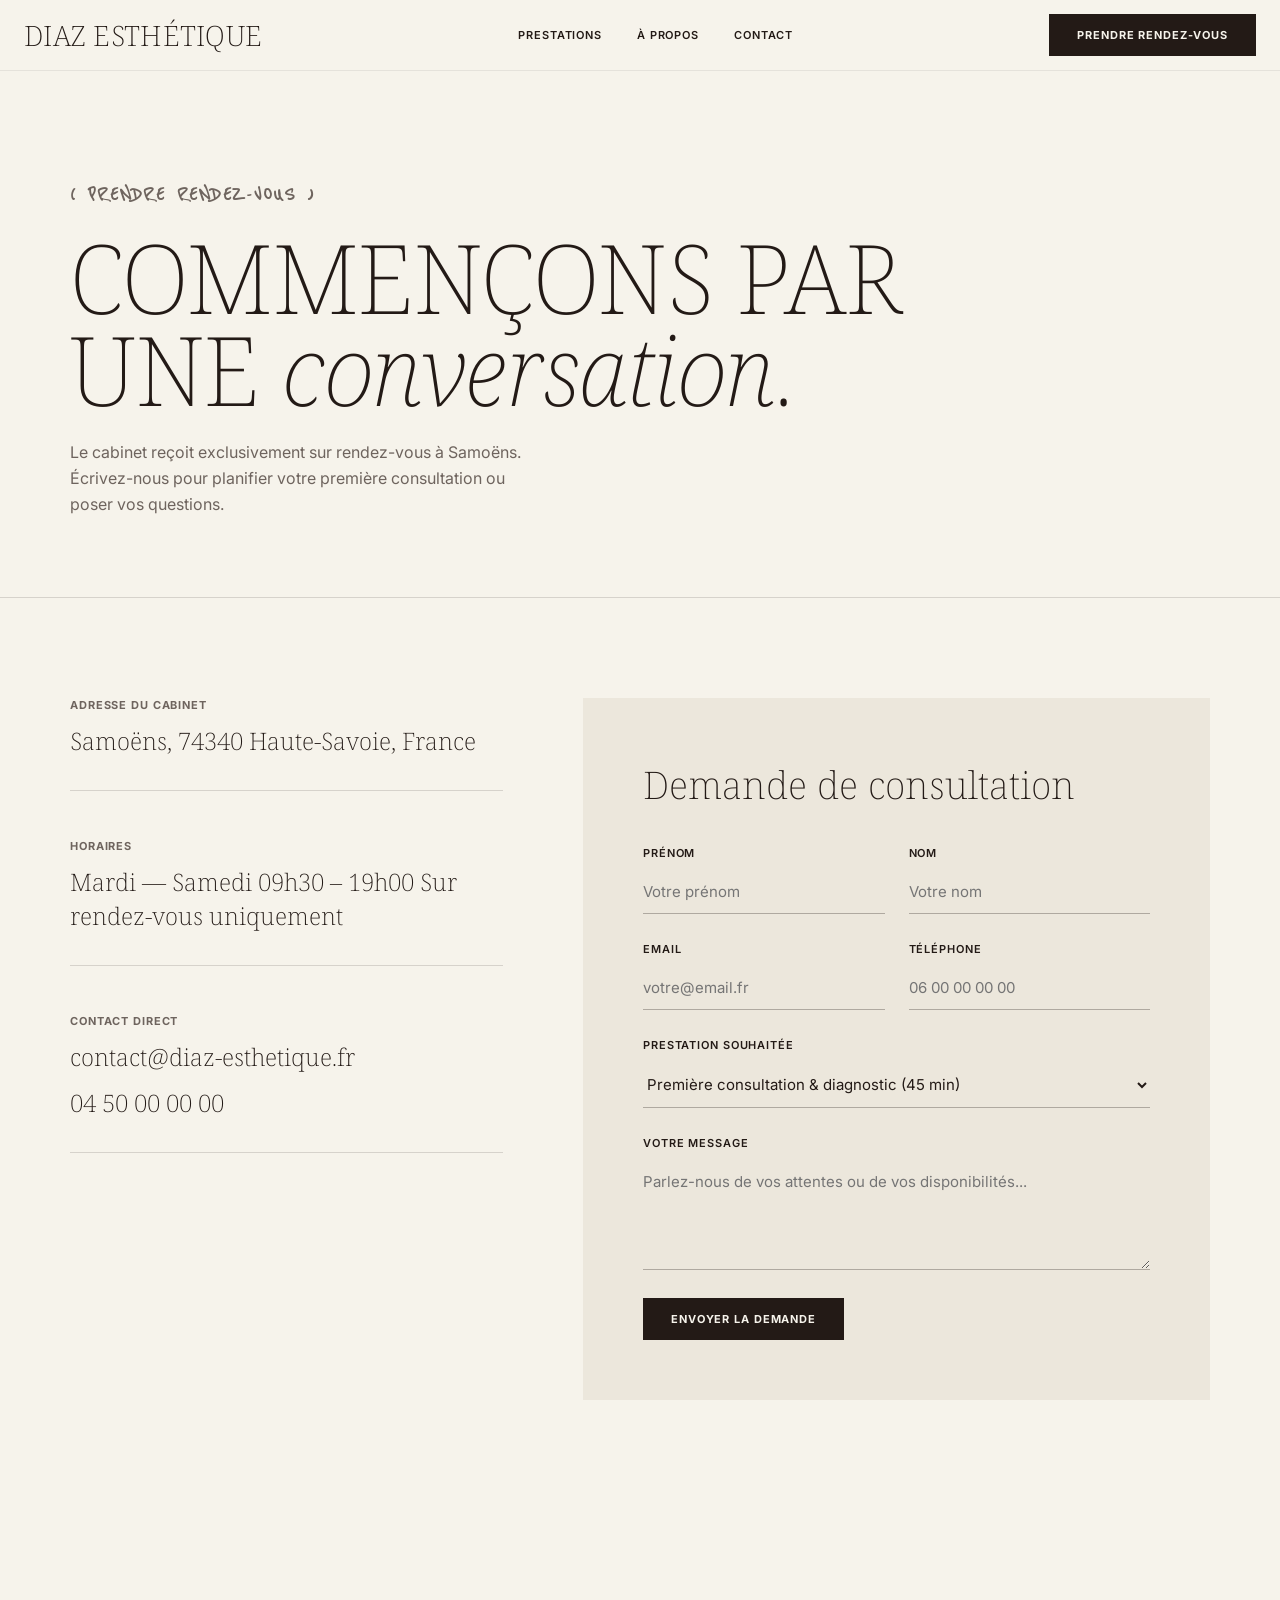
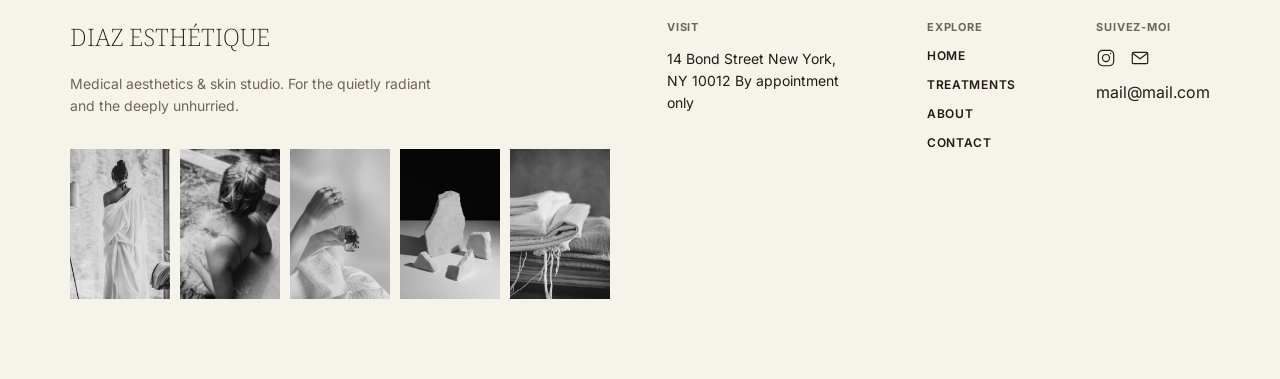
<file: html/contact.html>
<!DOCTYPE html>
<html lang="fr">
<head>
    <meta charset="UTF-8">
    <meta name="viewport" content="width=device-width, initial-scale=1.0">
    <link rel="stylesheet" href="/css/contact.css"/>
    <link rel="preconnect" href="https://fonts.googleapis.com">
    <link rel="preconnect" href="https://fonts.gstatic.com" crossorigin>
    <link href="https://fonts.googleapis.com/css2?family=Cantarell:ital,wght@0,400;0,700;1,400;1,700&family=Inter:ital,opsz,wght@0,14..32,100..900;1,14..32,100..900&family=Lato:ital,wght@0,100;0,300;0,400;0,700;0,900;1,100;1,300;1,400;1,700;1,900&family=Montserrat:ital,wght@0,100..900;1,100..900&family=Noto+Serif:ital,wght@0,100..900;1,100..900&family=Radley:ital@0;1&family=Raleway:ital,wght@0,100..900;1,100..900&family=Reenie+Beanie&display=swap" rel="stylesheet">
    <title>Contact - Diaz esthétique</title>
</head>
<body>
    <header class="header headerSticky">
        <a href="/src/index.html" class="logoLink">
            DIAZ ESTHÉTIQUE
        </a>
        <nav>
            <a href="/html/treatments.html">
                Prestations
            </a>
            <a href="/html/about.html">
                À propos
            </a>
            <a href="/html/contact.html">
                Contact
            </a>
        </nav>
        <a href="/html/contact.html" class="buttonHeader">
            Prendre rendez-vous
        </a>
    </header>
    <main>
        <section class="pageIntro">
            <span class="pageTag">( prendre rendez-vous )</span>
            <h1>
                COMMENÇONS PAR UNE <span>conversation</span>.
            </h1>
            <p>
                Le cabinet reçoit exclusivement sur rendez-vous à Samoëns. Écrivez-nous pour planifier votre première consultation ou poser vos questions.
            </p>
        </section>
        <section class="contactContainer">
            <div class="contactDetails">
                <div class="detailBlock">
                    <h3>
                        Adresse du cabinet
                    </h3>
                    <p>
                        Samoëns, 74340 Haute-Savoie, France
                    </p>
                </div>
                <div class="detailBlock">
                    <h3>
                        Horaires
                    </h3>
                    <p>
                        Mardi — Samedi 09h30 – 19h00 Sur rendez-vous uniquement
                    </p>
                </div>
                <div class="detailBlock">
                    <h3>
                        Contact direct
                    </h3>
                    <a href="mailto:contact@diaz-esthetique.fr">
                        contact@diaz-esthetique.fr
                    </a>
                    <a href="tel:+33450000000">
                        04 50 00 00 00
                    </a>
                </div>
            </div>
            <div class="contactFormWrapper">
                <h2>
                    Demande de consultation
                </h2>
                <form class="contactForm" action="#" method="post">
                    <div class="formRow">
                        <div class="formGroup">
                            <label for="firstName">
                                Prénom
                            </label>
                            <input type="text" id="firstName" name="firstName" placeholder="Votre prénom" required>
                        </div>
                        <div class="formGroup">
                            <label for="lastName">
                                Nom
                            </label>
                            <input type="text" id="lastName" name="lastName" placeholder="Votre nom" required>
                        </div>
                    </div>
                    <div class="formRow">
                        <div class="formGroup">
                            <label for="email">
                                Email
                            </label>
                            <input type="email" id="email" name="email" placeholder="votre@email.fr" required>
                        </div>
                        <div class="formGroup">
                            <label for="phone">
                                Téléphone
                            </label>
                            <input type="tel" id="phone" name="phone" placeholder="06 00 00 00 00">
                        </div>
                    </div>

                    <div class="formGroup">
                        <label for="treatmentSelect">
                            Prestation souhaitée
                        </label>
                        <select id="treatmentSelect" name="treatmentSelect">
                            <option value="consultation">Première consultation & diagnostic (45 min)</option>
                            <option value="injectables">Injectables & volumes</option>
                            <option value="resurfacing">Resurfaçage cutané & peelings</option>
                            <option value="laser">Lumière & laser</option>
                            <option value="body">Corps & silhouette</option>
                        </select>
                    </div>
                    <div class="formGroup">
                        <label for="message">
                            Votre message
                        </label>
                        <textarea id="message" name="message" placeholder="Parlez-nous de vos attentes ou de vos disponibilités..."></textarea>
                    </div>
                    <div>
                        <button type="submit" class="buttonHeader">
                            Envoyer la demande
                        </button>
                    </div>
                </form>
            </div>
        </section>
    </main>
    <footer>
        <div class="footerLeft">
            <p>
                DIAZ ESTHÉTIQUE
            </p>
            <P>
                Medical aesthetics & skin studio. For the quietly radiant and the deeply unhurried.
            </P>
            <div class="footerImages">
                <img src="/img/EOMvAdeLOYfxhZVxJ2zrgQqOQ.avif" alt=""/>
                <img src="/img/rop4pQ5mOe9PWsOLHZWGtnRDE.avif" alt=""/>
                <img src="/img/H5Akz46KePtWzWSBTmehbiZsD6Q.avif" alt=""/>
                <img src="/img/GwaaGp4LIOEb47UkoM5GVIEj2s.avif" alt=""/>
                <img src="/img/POgDjqlYWnlqlrB76px72jmo46U.avif" alt=""/>
            </div>
        </div>
        <div class="footerRight">
            <div class="visit">
                <h3>
                    VISIT
                </h3>
                <p>
                    14 Bond Street New York, NY 10012 By appointment only
                </p>
            </div>
            <div class="explore">
                <h3>
                    EXPLORE
                </h3>
                <a href="/src/index.html">
                    HOME
                </a>
                <a href="/html/treatments.html">
                    TREATMENTS
                </a>
                <a href="/html/about.html">
                    ABOUT
                </a>
                <a href="/html/contact.html">
                    CONTACT
                </a>
            </div>
            <div class="follow">
                <h3>
                    SUIVEZ-MOI
                </h3>
                <div class="socialMedia">
                    <img src="/img/Instagram.svg" alt=""/>
                    <img src="/img/Mail.svg" alt=""/>
                </div>
                <p>
                    mail@mail.com
                </p>
            </div>
        </div>
    </footer>
</body>
</html>
</file>
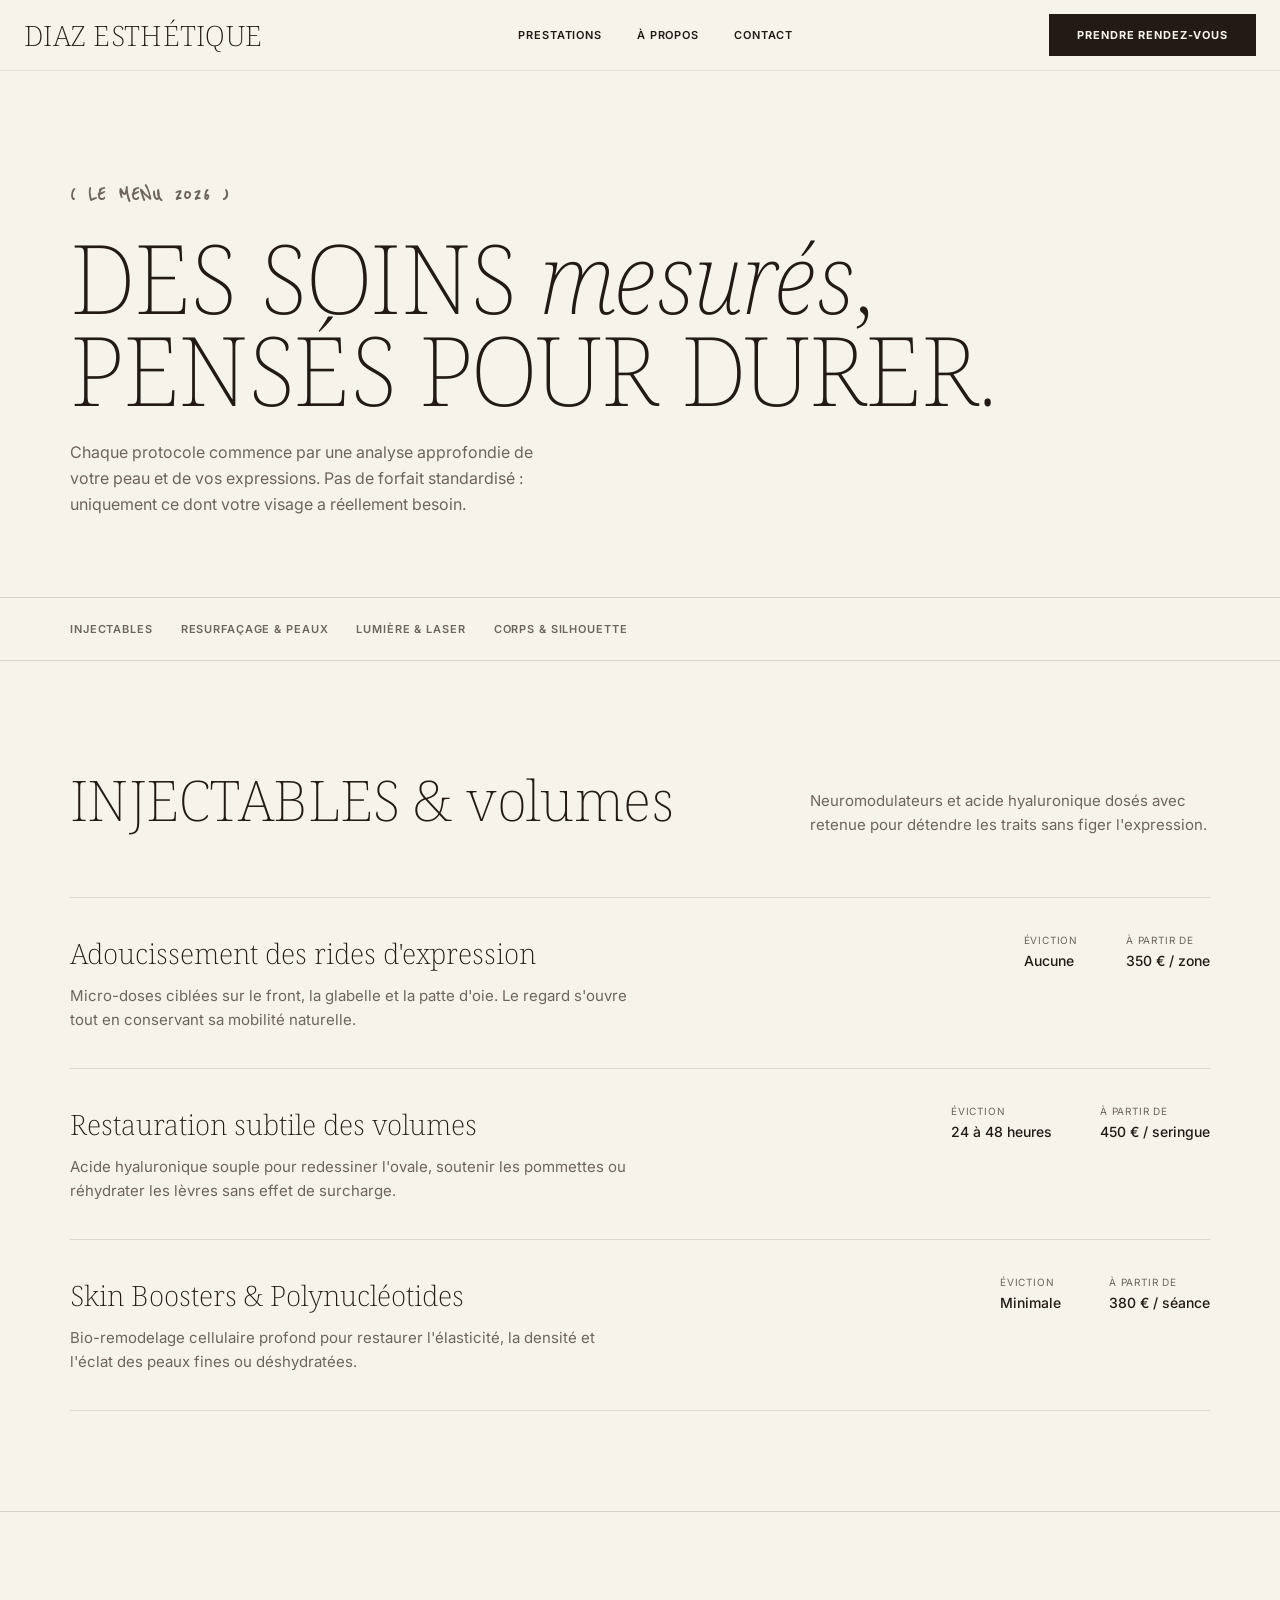
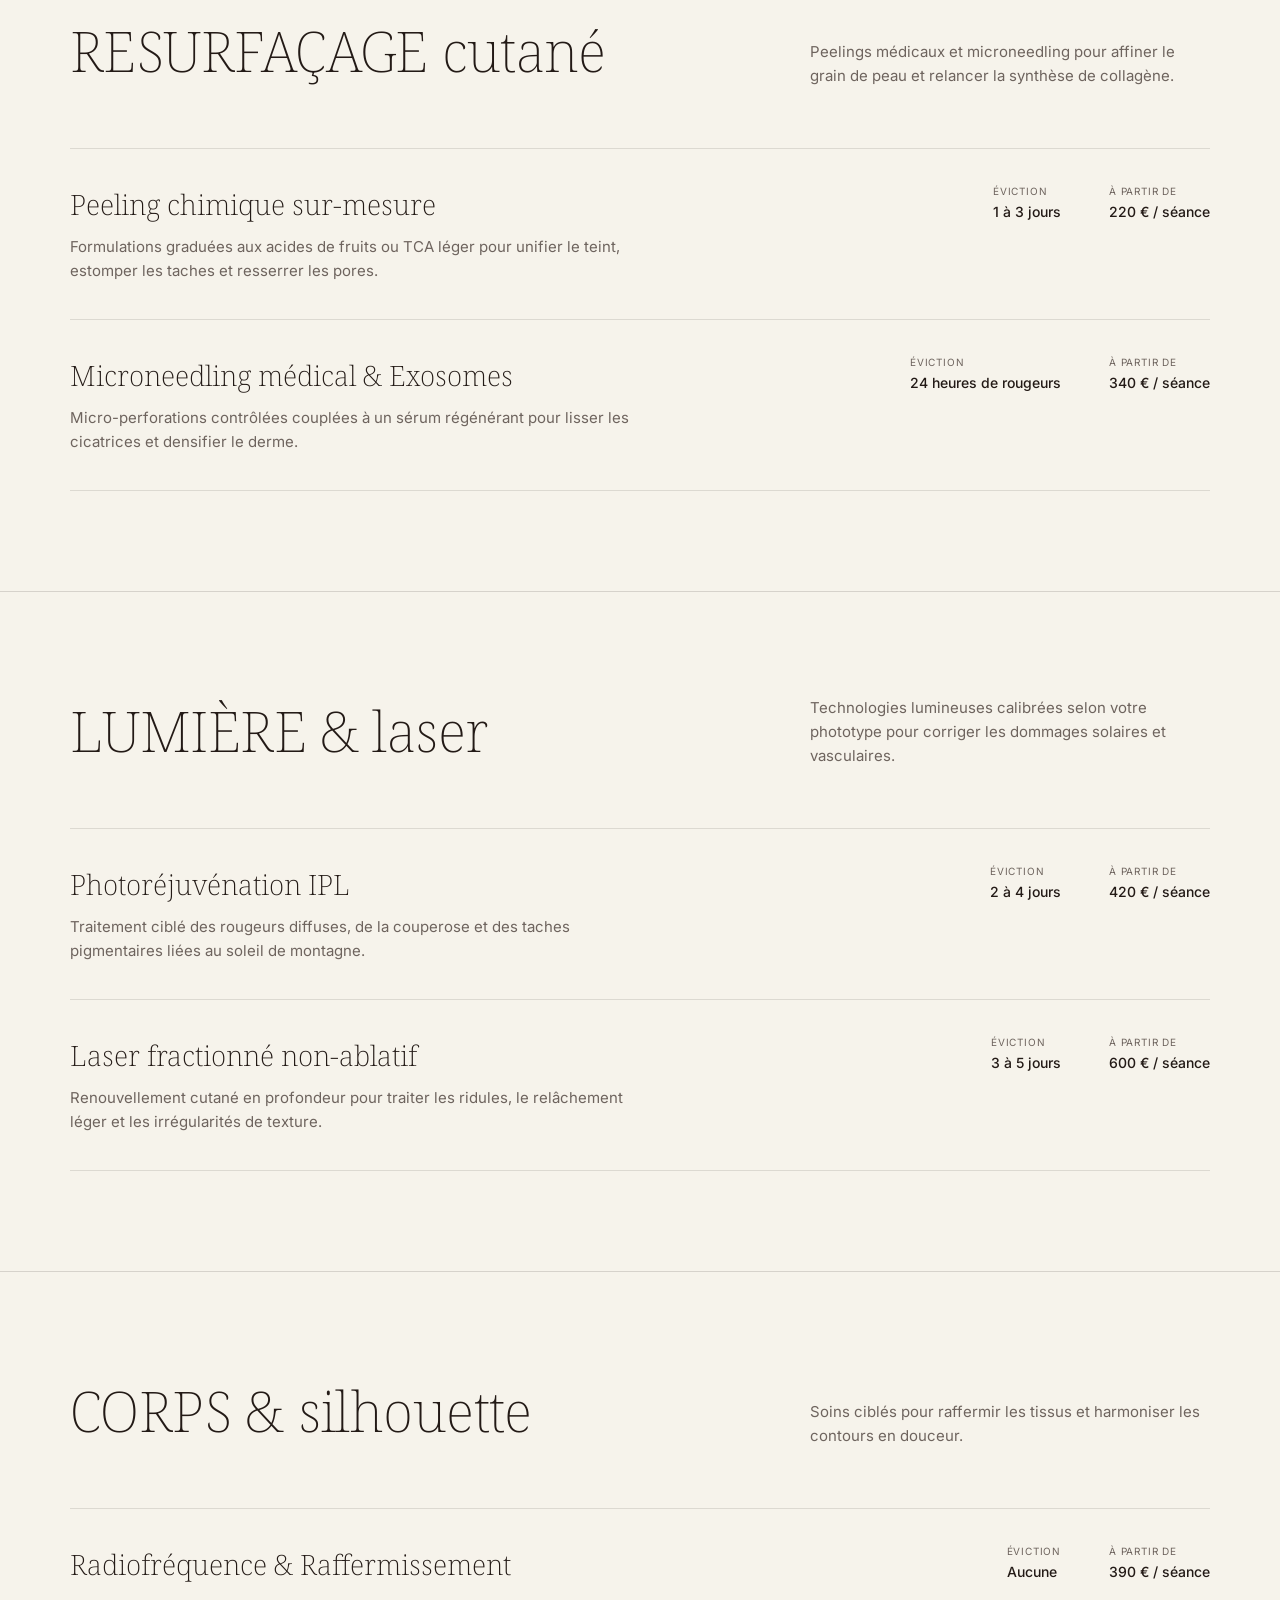
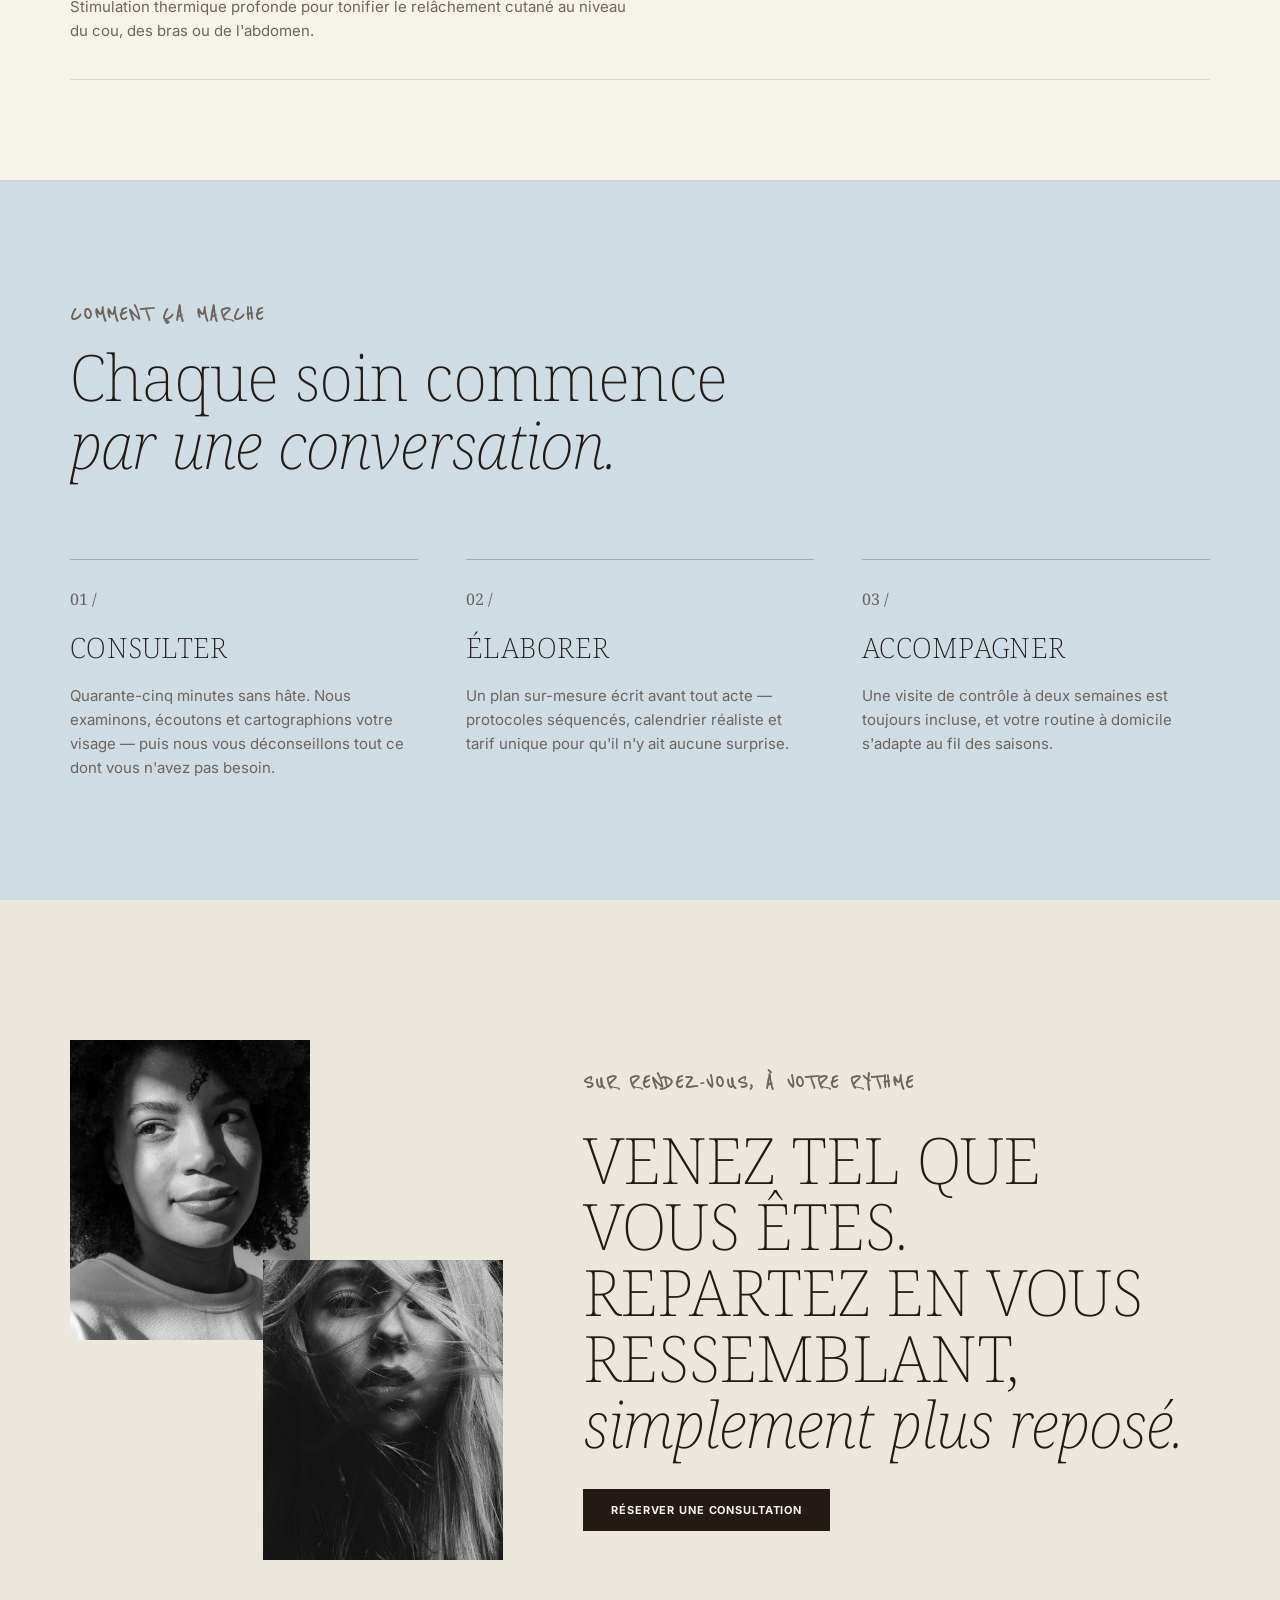
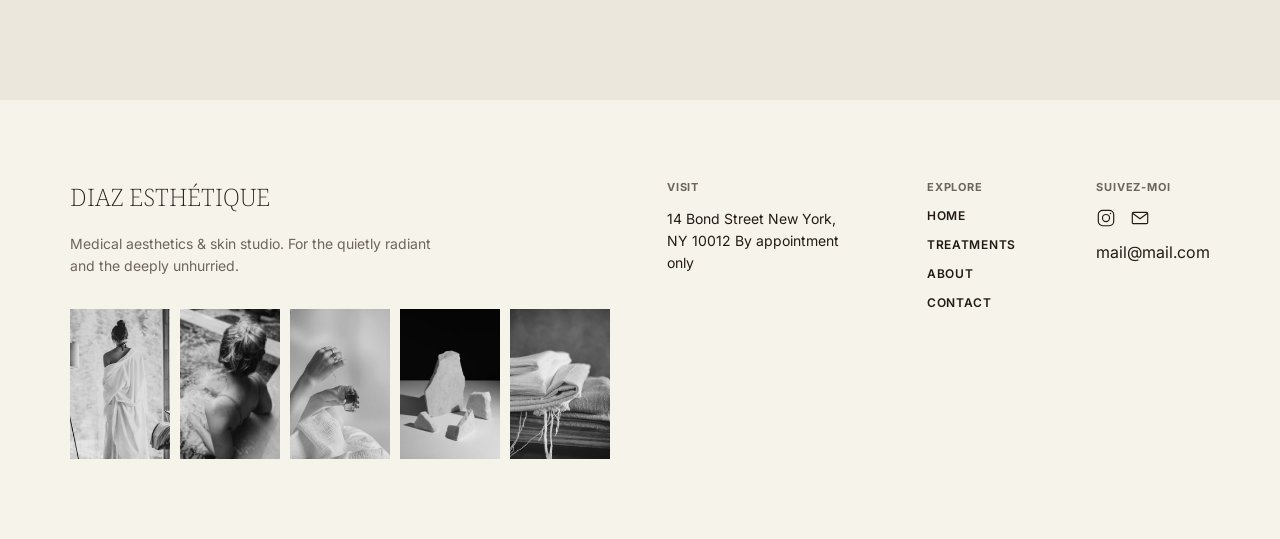
<file: html/treatments.html>
<!DOCTYPE html>
<html lang="fr">
<head>
    <meta charset="UTF-8">
    <meta name="viewport" content="width=device-width, initial-scale=1.0">
    <link rel="stylesheet" href="/css/treatments.css"/>
    <link rel="preconnect" href="https://fonts.googleapis.com">
    <link rel="preconnect" href="https://fonts.gstatic.com" crossorigin>
    <link href="https://fonts.googleapis.com/css2?family=Cantarell:ital,wght@0,400;0,700;1,400;1,700&family=Inter:ital,opsz,wght@0,14..32,100..900;1,14..32,100..900&family=Lato:ital,wght@0,100;0,300;0,400;0,700;0,900;1,100;1,300;1,400;1,700;1,900&family=Montserrat:ital,wght@0,100..900;1,100..900&family=Noto+Serif:ital,wght@0,100..900;1,100..900&family=Radley:ital@0;1&family=Raleway:ital,wght@0,100..900;1,100..900&family=Reenie+Beanie&display=swap" rel="stylesheet">
    <title>Préstations - Diaz esthétique</title>
</head>
<body>

    <header class="header headerSticky">
        <a href="/src/index.html" class="logoLink">
            DIAZ ESTHÉTIQUE
        </a>
        <nav>
            <a href="/html/treatments.html">
                Prestations</a>
            <a href="/html/about.html">À propos

            </a>
            <a href="/html/contact.html">
                Contact
            </a>
        </nav>
        <button class="buttonHeader" href="/html/contact.html">
            Prendre rendez-vous
        </button>
    </header>
    <main>
        <section class="pageIntro">
            <span class="pageTag">
                ( le menu 2026 )
            </span>
            <h1>
                DES SOINS <span>mesurés</span>, PENSÉS POUR DURER.
            </h1>
            <p>
                Chaque protocole commence par une analyse approfondie de votre peau et de vos expressions. Pas de forfait standardisé : uniquement ce dont votre visage a réellement besoin.
            </p>
        </section>
        <div class="filterBar">
            <a href="#injectables">
                Injectables
            </a>
            <a href="#skinResurfacing">
                Resurfaçage & Peaux
            </a>
            <a href="#lightLaser">
                Lumière & Laser
            </a>
            <a href="#body">
                Corps & Silhouette
            </a>
        </div>
        <section id="injectables" class="treatmentCategory">
            <div class="categoryHeader">
                <h2>
                    INJECTABLES & volumes
                </h2>
                <p>
                    Neuromodulateurs et acide hyaluronique dosés avec retenue pour détendre les traits sans figer l'expression.
                </p>
            </div>
            <div class="treatmentList">
                <div class="treatmentItem">
                    <div class="treatmentInfo">
                        <h3>
                            Adoucissement des rides d'expression
                        </h3>
                        <p>
                            Micro-doses ciblées sur le front, la glabelle et la patte d'oie. Le regard s'ouvre tout en conservant sa mobilité naturelle.
                        </p>
                    </div>
                    <div class="treatmentMeta">
                        <div class="metaBlock">
                            <span>Éviction</span>
                            <span>Aucune</span>
                        </div>
                        <div class="metaBlock">
                            <span>À partir de</span>
                            <span>350 € / zone</span>
                        </div>
                    </div>
                </div>
                <div class="treatmentItem">
                    <div class="treatmentInfo">
                        <h3>
                            Restauration subtile des volumes
                        </h3>
                        <p>
                            Acide hyaluronique souple pour redessiner l'ovale, soutenir les pommettes ou réhydrater les lèvres sans effet de surcharge.
                        </p>
                    </div>
                    <div class="treatmentMeta">
                        <div class="metaBlock">
                            <span>Éviction</span>
                            <span>24 à 48 heures</span>
                        </div>
                        <div class="metaBlock">
                            <span>À partir de</span>
                            <span>450 € / seringue</span>
                        </div>
                    </div>
                </div>
                <div class="treatmentItem">
                    <div class="treatmentInfo">
                        <h3>
                            Skin Boosters & Polynucléotides
                        </h3>
                        <p>
                            Bio-remodelage cellulaire profond pour restaurer l'élasticité, la densité et l'éclat des peaux fines ou déshydratées.
                        </p>
                    </div>
                    <div class="treatmentMeta">
                        <div class="metaBlock">
                            <span>Éviction</span>
                            <span>Minimale</span>
                        </div>
                        <div class="metaBlock">
                            <span>À partir de</span>
                            <span>380 € / séance</span>
                        </div>
                    </div>
                </div>
            </div>
        </section>
        <section id="skinResurfacing" class="treatmentCategory">
            <div class="categoryHeader">
                <h2>
                    RESURFAÇAGE cutané
                </h2>
                <p>
                    Peelings médicaux et microneedling pour affiner le grain de peau et relancer la synthèse de collagène.
                </p>
            </div>
            <div class="treatmentList">
                <div class="treatmentItem">
                    <div class="treatmentInfo">
                        <h3>
                            Peeling chimique sur-mesure
                        </h3>
                        <p>
                            Formulations graduées aux acides de fruits ou TCA léger pour unifier le teint, estomper les taches et resserrer les pores.
                        </p>
                    </div>
                    <div class="treatmentMeta">
                        <div class="metaBlock">
                            <span>Éviction</span>
                            <span>1 à 3 jours</span>
                        </div>
                        <div class="metaBlock">
                            <span>À partir de</span>
                            <span>220 € / séance</span>
                        </div>
                    </div>
                </div>
                <div class="treatmentItem">
                    <div class="treatmentInfo">
                        <h3>
                            Microneedling médical & Exosomes
                        </h3>
                        <p>
                            Micro-perforations contrôlées couplées à un sérum régénérant pour lisser les cicatrices et densifier le derme.
                        </p>
                    </div>
                    <div class="treatmentMeta">
                        <div class="metaBlock">
                            <span>Éviction</span>
                            <span>24 heures de rougeurs</span>
                        </div>
                        <div class="metaBlock">
                            <span>À partir de</span>
                            <span>340 € / séance</span>
                        </div>
                    </div>
                </div>
            </div>
        </section>
        <section id="lightLaser" class="treatmentCategory">
            <div class="categoryHeader">
                <h2>
                    LUMIÈRE & laser
                </h2>
                <p>
                    Technologies lumineuses calibrées selon votre phototype pour corriger les dommages solaires et vasculaires.
                </p>
            </div>
            <div class="treatmentList">
                <div class="treatmentItem">
                    <div class="treatmentInfo">
                        <h3>
                            Photoréjuvénation IPL
                        </h3>
                        <p>
                            Traitement ciblé des rougeurs diffuses, de la couperose et des taches pigmentaires liées au soleil de montagne.
                        </p>
                    </div>
                    <div class="treatmentMeta">
                        <div class="metaBlock">
                            <span>Éviction</span>
                            <span>2 à 4 jours</span>
                        </div>
                        <div class="metaBlock">
                            <span>À partir de</span>
                            <span>420 € / séance</span>
                        </div>
                    </div>
                </div>
                <div class="treatmentItem">
                    <div class="treatmentInfo">
                        <h3>
                            Laser fractionné non-ablatif
                        </h3>
                        <p>
                            Renouvellement cutané en profondeur pour traiter les ridules, le relâchement léger et les irrégularités de texture.
                        </p>
                    </div>
                    <div class="treatmentMeta">
                        <div class="metaBlock">
                            <span>Éviction</span>
                            <span>3 à 5 jours</span>
                        </div>
                        <div class="metaBlock">
                            <span>À partir de</span>
                            <span>600 € / séance</span>
                        </div>
                    </div>
                </div>
            </div>
        </section>
        <section id="body" class="treatmentCategory">
            <div class="categoryHeader">
                <h2>
                    CORPS & silhouette
                </h2>
                <p>
                    Soins ciblés pour raffermir les tissus et harmoniser les contours en douceur.
                </p>
            </div>
            <div class="treatmentList">
                <div class="treatmentItem">
                    <div class="treatmentInfo">
                        <h3>
                            Radiofréquence & Raffermissement
                        </h3>
                        <p>
                            Stimulation thermique profonde pour tonifier le relâchement cutané au niveau du cou, des bras ou de l'abdomen.
                        </p>
                    </div>
                    <div class="treatmentMeta">
                        <div class="metaBlock">
                            <span>Éviction</span>
                            <span>Aucune</span>
                        </div>
                        <div class="metaBlock">
                            <span>À partir de</span>
                            <span>390 € / séance</span>
                        </div>
                    </div>
                </div>
            </div>
        </section>
        <section class="howItWorks">
            <div class="howItWorksHeader">
                <span class="pageTag">COMMENT ÇA MARCHE</span>
                <h2>Chaque soin commence <span>par une conversation.</span></h2>
            </div>
            <div class="stepsGrid">
                <div class="stepCard">
                    <span>01 /</span>
                    <h3>
                        CONSULTER
                    </h3>
                    <p>
                        Quarante-cinq minutes sans hâte. Nous examinons, écoutons et cartographions votre visage — puis nous vous déconseillons tout ce dont vous n'avez pas besoin.
                    </p>
                </div>
                <div class="stepCard">
                    <span>02 /</span>
                    <h3>
                        ÉLABORER
                    </h3>
                    <p>
                        Un plan sur-mesure écrit avant tout acte — protocoles séquencés, calendrier réaliste et tarif unique pour qu'il n'y ait aucune surprise.
                    </p>
                </div>
                <div class="stepCard">
                    <span>03 /</span>
                    <h3>
                        ACCOMPAGNER
                    </h3>
                    <p>
                        Une visite de contrôle à deux semaines est toujours incluse, et votre routine à domicile s'adapte au fil des saisons.
                    </p>
                </div>
            </div>
        </section>
        <section class="ctaSection">
            <div class="ctaImages">
                <img class="ctaImageTop" src="/img/gTBOycoUPWfLzF3fKPi2dqyeAI.avif" alt=""/>
                <img class="ctaImageBottom" src="/img/R74Jy5vybb0EAxwyq3OUgyWPW8w.avif" alt=""/>
            </div>

            <div class="ctaContent">
                <span class="pageTag">Sur rendez-vous, à votre rythme</span>
                <h2>
                    VENEZ TEL QUE VOUS ÊTES. REPARTEZ EN VOUS RESSEMBLANT, <span>simplement plus reposé.</span>
                </h2>
                <button class="buttonHeader" href="/html/contact.html">
                    RÉSERVER UNE CONSULTATION
                </button>
            </div>
        </section>
    </main>
    <footer>
        <div class="footerLeft">
            <p>
                DIAZ ESTHÉTIQUE
            </p>
            <P>
                Medical aesthetics & skin studio. For the quietly radiant and the deeply unhurried.
            </P>
            <div class="footerImages">
                <img src="/img/EOMvAdeLOYfxhZVxJ2zrgQqOQ.avif" alt=""/>
                <img src="/img/rop4pQ5mOe9PWsOLHZWGtnRDE.avif" alt=""/>
                <img src="/img/H5Akz46KePtWzWSBTmehbiZsD6Q.avif" alt=""/>
                <img src="/img/GwaaGp4LIOEb47UkoM5GVIEj2s.avif" alt=""/>
                <img src="/img/POgDjqlYWnlqlrB76px72jmo46U.avif" alt=""/>
            </div>
        </div>
        <div class="footerRight">
            <div class="visit">
                <h3>
                    VISIT
                </h3>
                <p>
                    14 Bond Street New York, NY 10012 By appointment only
                </p>
            </div>
            <div class="explore">
                <h3>
                    EXPLORE
                </h3>
                <a href="/src/index.html">
                    HOME
                </a>
                <a href="/html/treatments.html">
                    TREATMENTS
                </a>
                <a href="/html/about.html">
                    ABOUT
                </a>
                <a href="/html/contact.html">
                    CONTACT
                </a>
            </div>
            <div class="follow">
                <h3>
                    SUIVEZ-MOI
                </h3>
                <div class="socialMedia">
                    <img src="/img/Instagram.svg" alt=""/>
                    <img src="/img/Mail.svg" alt=""/>
                </div>
                <p>
                    mail@mail.com
                </p>
            </div>
        </div>
    </footer>
</body>
</html>
</file>
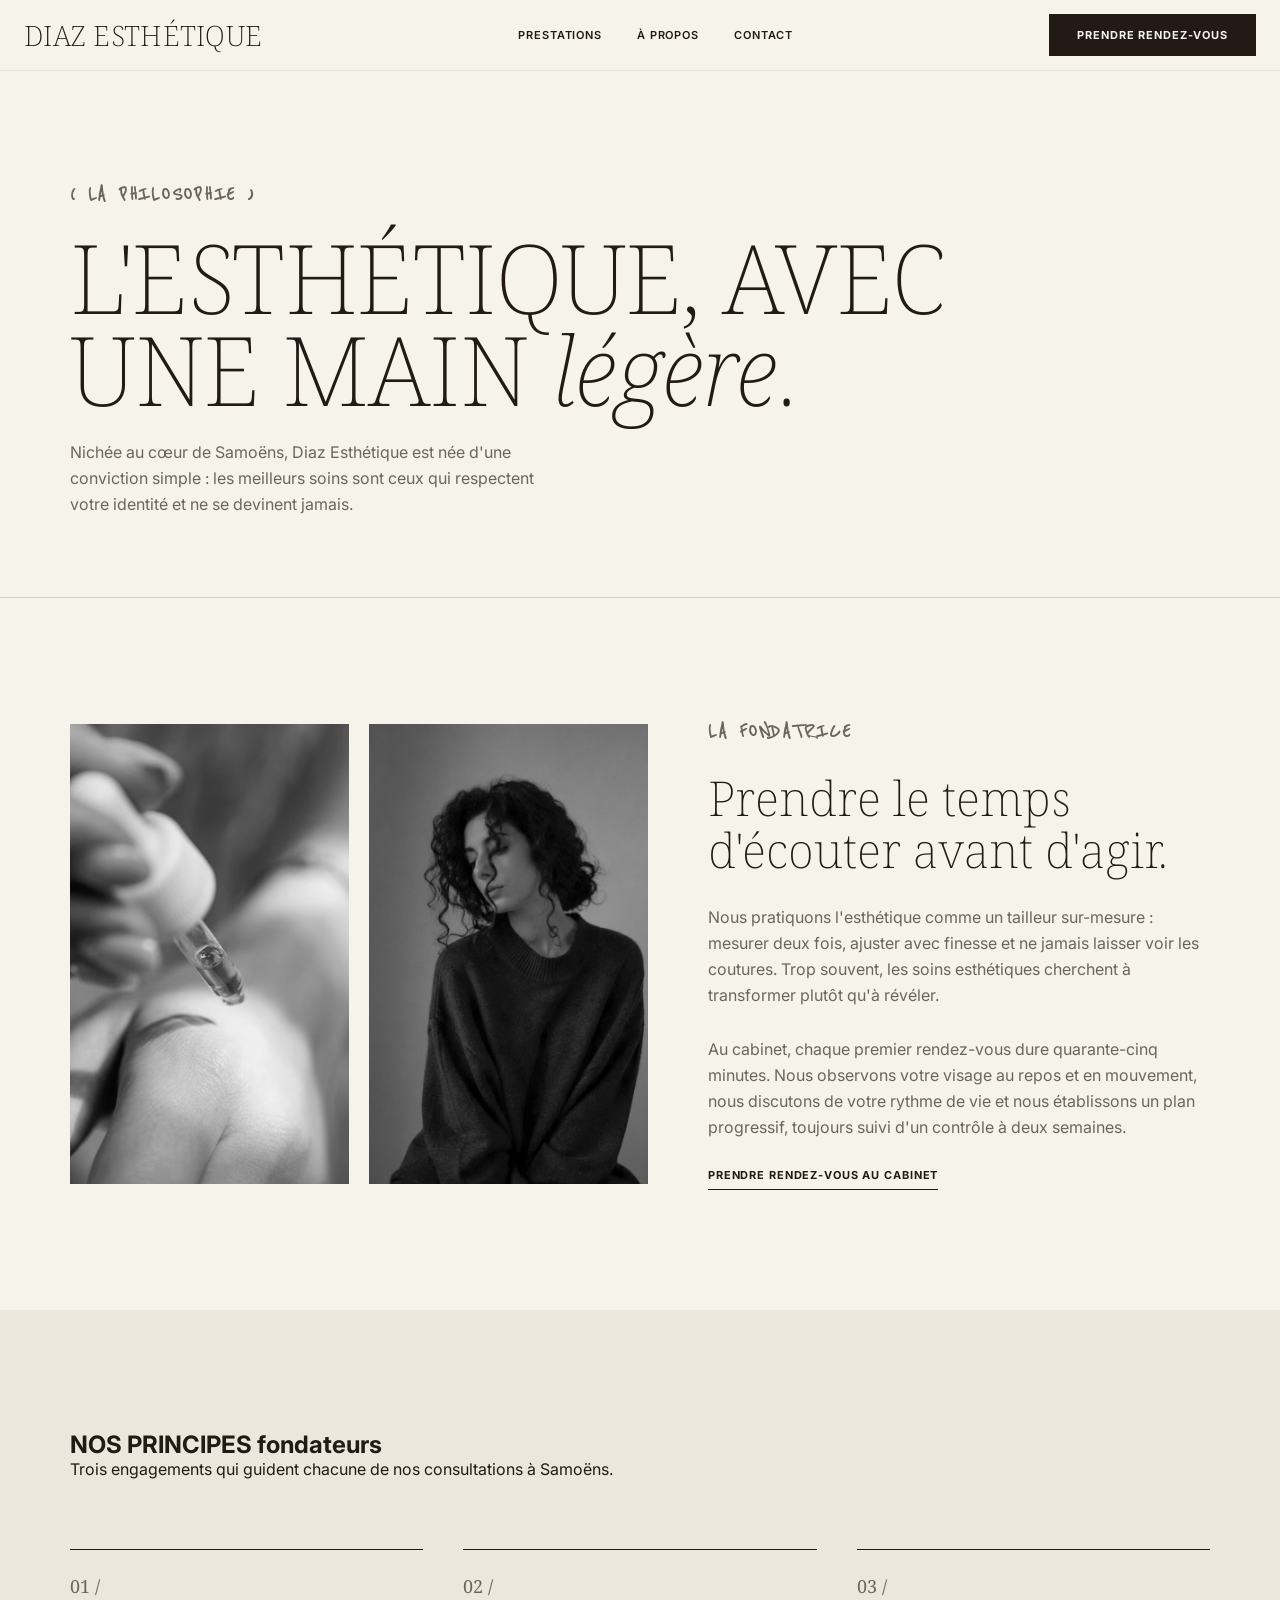
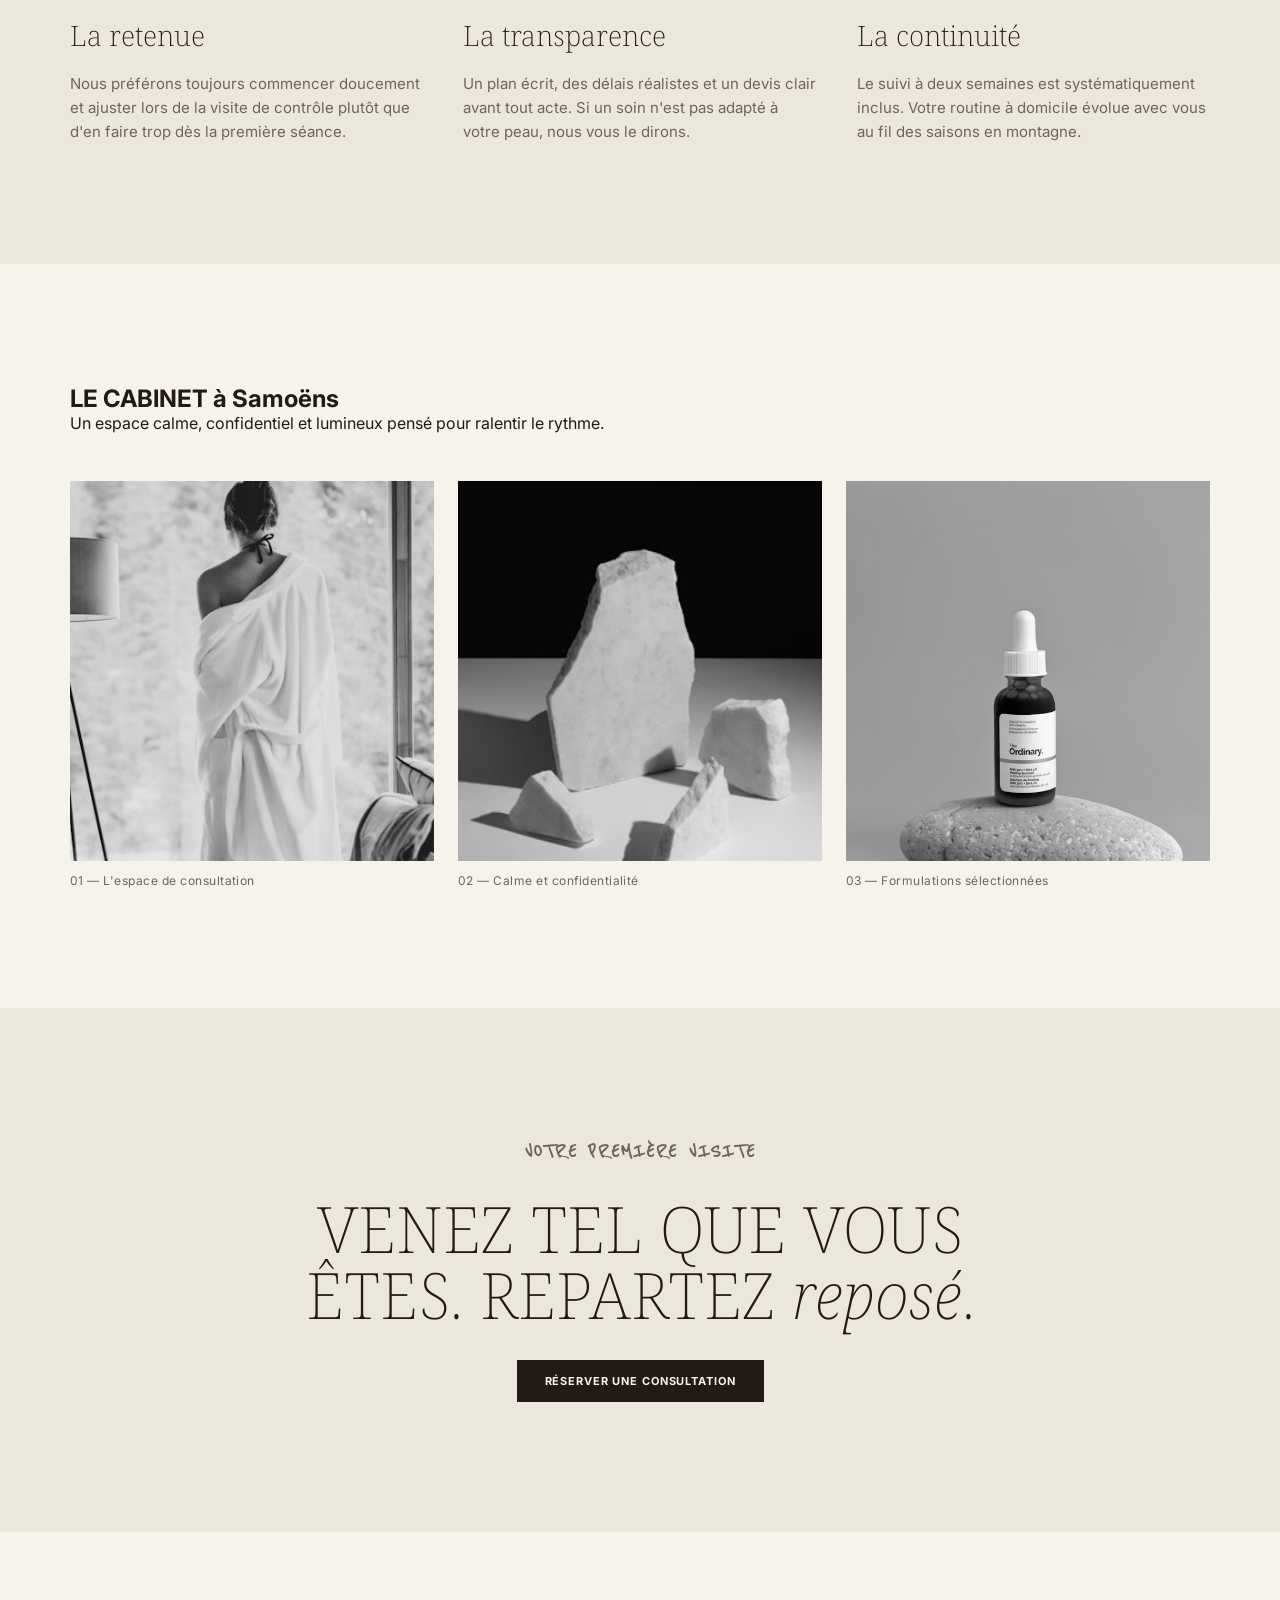
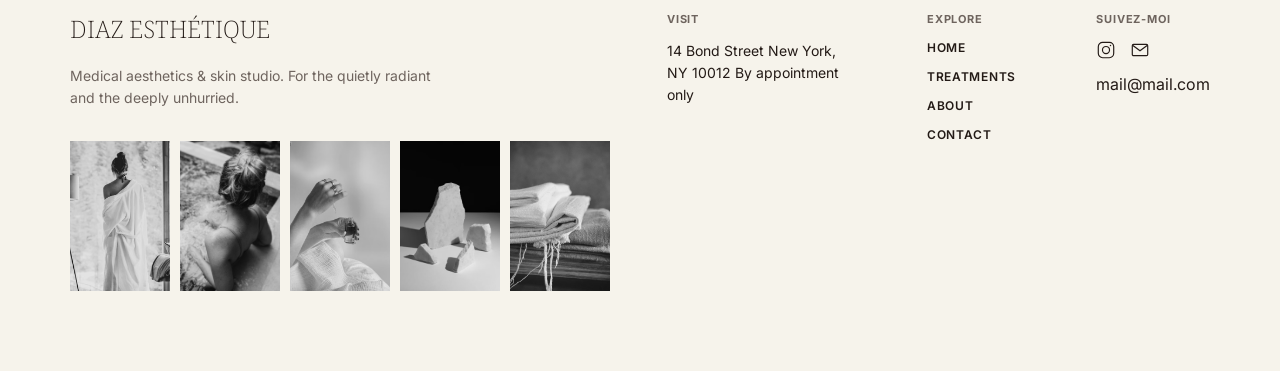
<file: src/about.html>
<!DOCTYPE html>
<html lang="fr">
<head>
    <meta charset="UTF-8">
    <meta name="viewport" content="width=device-width, initial-scale=1.0">
    <link rel="stylesheet" href="/css/about.css"/>
    <link rel="preconnect" href="https://fonts.googleapis.com">
    <link rel="preconnect" href="https://fonts.gstatic.com" crossorigin>
    <link href="https://fonts.googleapis.com/css2?family=Cantarell:ital,wght@0,400;0,700;1,400;1,700&family=Inter:ital,opsz,wght@0,14..32,100..900;1,14..32,100..900&family=Lato:ital,wght@0,100;0,300;0,400;0,700;0,900;1,100;1,300;1,400;1,700;1,900&family=Montserrat:ital,wght@0,100..900;1,100..900&family=Noto+Serif:ital,wght@0,100..900;1,100..900&family=Radley:ital@0;1&family=Raleway:ital,wght@0,100..900;1,100..900&family=Reenie+Beanie&display=swap" rel="stylesheet">
    <title>À propos - Diaz esthétique</title>
</head>
<body>

    <header class="header headerSticky">
        <a href="index.html" class="logoLink">
            DIAZ ESTHÉTIQUE
        </a>
        <nav>
            <a href="treatments.html">Prestations</a>
            <a href="about.html" class="active">À propos</a>
            <a href="contact.html">Contact</a>
        </nav>
        <button class="buttonHeader" onclick="window.location.href='contact.html'">
            Prendre rendez-vous
        </button>
    </header>

    <main>
        <section class="pageIntro">
            <span class="pageTag">( la philosophie )</span>
            <h1>L'ESTHÉTIQUE, AVEC UNE MAIN <span>légère</span>.</h1>
            <p>
                Nichée au cœur de Samoëns, Diaz Esthétique est née d'une conviction simple : les meilleurs soins sont ceux qui respectent votre identité et ne se devinent jamais.
            </p>
        </section>

        <section class="aboutStory">
            <div class="aboutStoryImg">
                <img src="/img/TrqAEG0VbcRilqEB5Cfan3j3WQ.avif" alt="Praticienne Diaz Esthétique"/>
                <img src="/img/p0uh6bXVJ6rNhpoADAW2Qdz4NMI.avif" alt="Soin de précision"/>
            </div>
            <div class="aboutStoryText">
                <span class="pageTag">La fondatrice</span>
                <h2>Prendre le temps d'écouter avant d'agir.</h2>
                <p>
                    Nous pratiquons l'esthétique comme un tailleur sur-mesure : mesurer deux fois, ajuster avec finesse et ne jamais laisser voir les coutures. Trop souvent, les soins esthétiques cherchent à transformer plutôt qu'à révéler.
                </p>
                <p>
                    Au cabinet, chaque premier rendez-vous dure quarante-cinq minutes. Nous observons votre visage au repos et en mouvement, nous discutons de votre rythme de vie et nous établissons un plan progressif, toujours suivi d'un contrôle à deux semaines.
                </p>
                <button class="buttonUnderline" href="/src/contact.html">
                    Prendre rendez-vous au cabinet
                </button>
            </div>
        </section>

        <section class="valuesSection">
            <div class="categoryHeader">
                <h2>NOS PRINCIPES fondateurs</h2>
                <p>Trois engagements qui guident chacune de nos consultations à Samoëns.</p>
            </div>
            <div class="valuesGrid">
                <div class="valueCard">
                    <span>01 /</span>
                    <h3>La retenue</h3>
                    <p>Nous préférons toujours commencer doucement et ajuster lors de la visite de contrôle plutôt que d'en faire trop dès la première séance.</p>
                </div>
                <div class="valueCard">
                    <span>02 /</span>
                    <h3>La transparence</h3>
                    <p>Un plan écrit, des délais réalistes et un devis clair avant tout acte. Si un soin n'est pas adapté à votre peau, nous vous le dirons.</p>
                </div>
                <div class="valueCard">
                    <span>03 /</span>
                    <h3>La continuité</h3>
                    <p>Le suivi à deux semaines est systématiquement inclus. Votre routine à domicile évolue avec vous au fil des saisons en montagne.</p>
                </div>
            </div>
        </section>

        <section class="studioGallery">
            <div class="categoryHeader">
                <h2>LE CABINET à Samoëns</h2>
                <p>Un espace calme, confidentiel et lumineux pensé pour ralentir le rythme.</p>
            </div>
            <div class="galleryRow">
                <figure>
                    <img src="/img/EOMvAdeLOYfxhZVxJ2zrgQqOQ.avif" alt="Salle de consultation"/>
                    <figcaption>01 — L'espace de consultation</figcaption>
                </figure>
                <figure>
                    <img src="/img/GwaaGp4LIOEb47UkoM5GVIEj2s.avif" alt="Atmosphère calme"/>
                    <figcaption>02 — Calme et confidentialité</figcaption>
                </figure>
                <figure>
                    <img src="/img/BHOXXzNQPnNKcPxa4o6sJKTfuXQ.avif" alt="Produits et soins"/>
                    <figcaption>03 — Formulations sélectionnées</figcaption>
                </figure>
            </div>
        </section>

        <section class="ctaBanner">
            <span class="pageTag">Votre première visite</span>
            <h2>VENEZ TEL QUE VOUS ÊTES. REPARTEZ <span>reposé</span>.</h2>
            <button class="buttonHeader" onclick="window.location.href='contact.html'">
                Réserver une consultation
            </button>
        </section>
    </main>

    <footer>
        <div class="footerLeft">
            <p>
                DIAZ ESTHÉTIQUE
            </p>
            <P>
                Medical aesthetics & skin studio. For the quietly radiant and the deeply unhurried.
            </P>
            <div class="footerImages">
                <img src="/img/EOMvAdeLOYfxhZVxJ2zrgQqOQ.avif" alt=""/>
                <img src="/img/rop4pQ5mOe9PWsOLHZWGtnRDE.avif" alt=""/>
                <img src="/img/H5Akz46KePtWzWSBTmehbiZsD6Q.avif" alt=""/>
                <img src="/img/GwaaGp4LIOEb47UkoM5GVIEj2s.avif" alt=""/>
                <img src="/img/POgDjqlYWnlqlrB76px72jmo46U.avif" alt=""/>
            </div>
        </div>
        <div class="footerRight">
            <div class="visit">
                <h3>
                    VISIT
                </h3>
                <p>
                    14 Bond Street New York, NY 10012 By appointment only
                </p>
            </div>
            <div class="explore">
                <h3>
                    EXPLORE
                </h3>
                <a href="#">
                    HOME
                </a>
                <a href="#">
                    TREATMENTS
                </a>
                <a href="#">
                    ABOUT
                </a>
                <a href="#">
                    CONTACT
                </a>
            </div>
            <div class="follow">
                <h3>
                    SUIVEZ-MOI
                </h3>
                <div class="socialMedia">
                    <img src="/img/Instagram.svg" alt=""/>
                    <img src="/img/Mail.svg" alt=""/>
                </div>
                <p>
                    mail@mail.com
                </p>
            </div>
        </div>
    </footer>

</body>
</html>
</file>
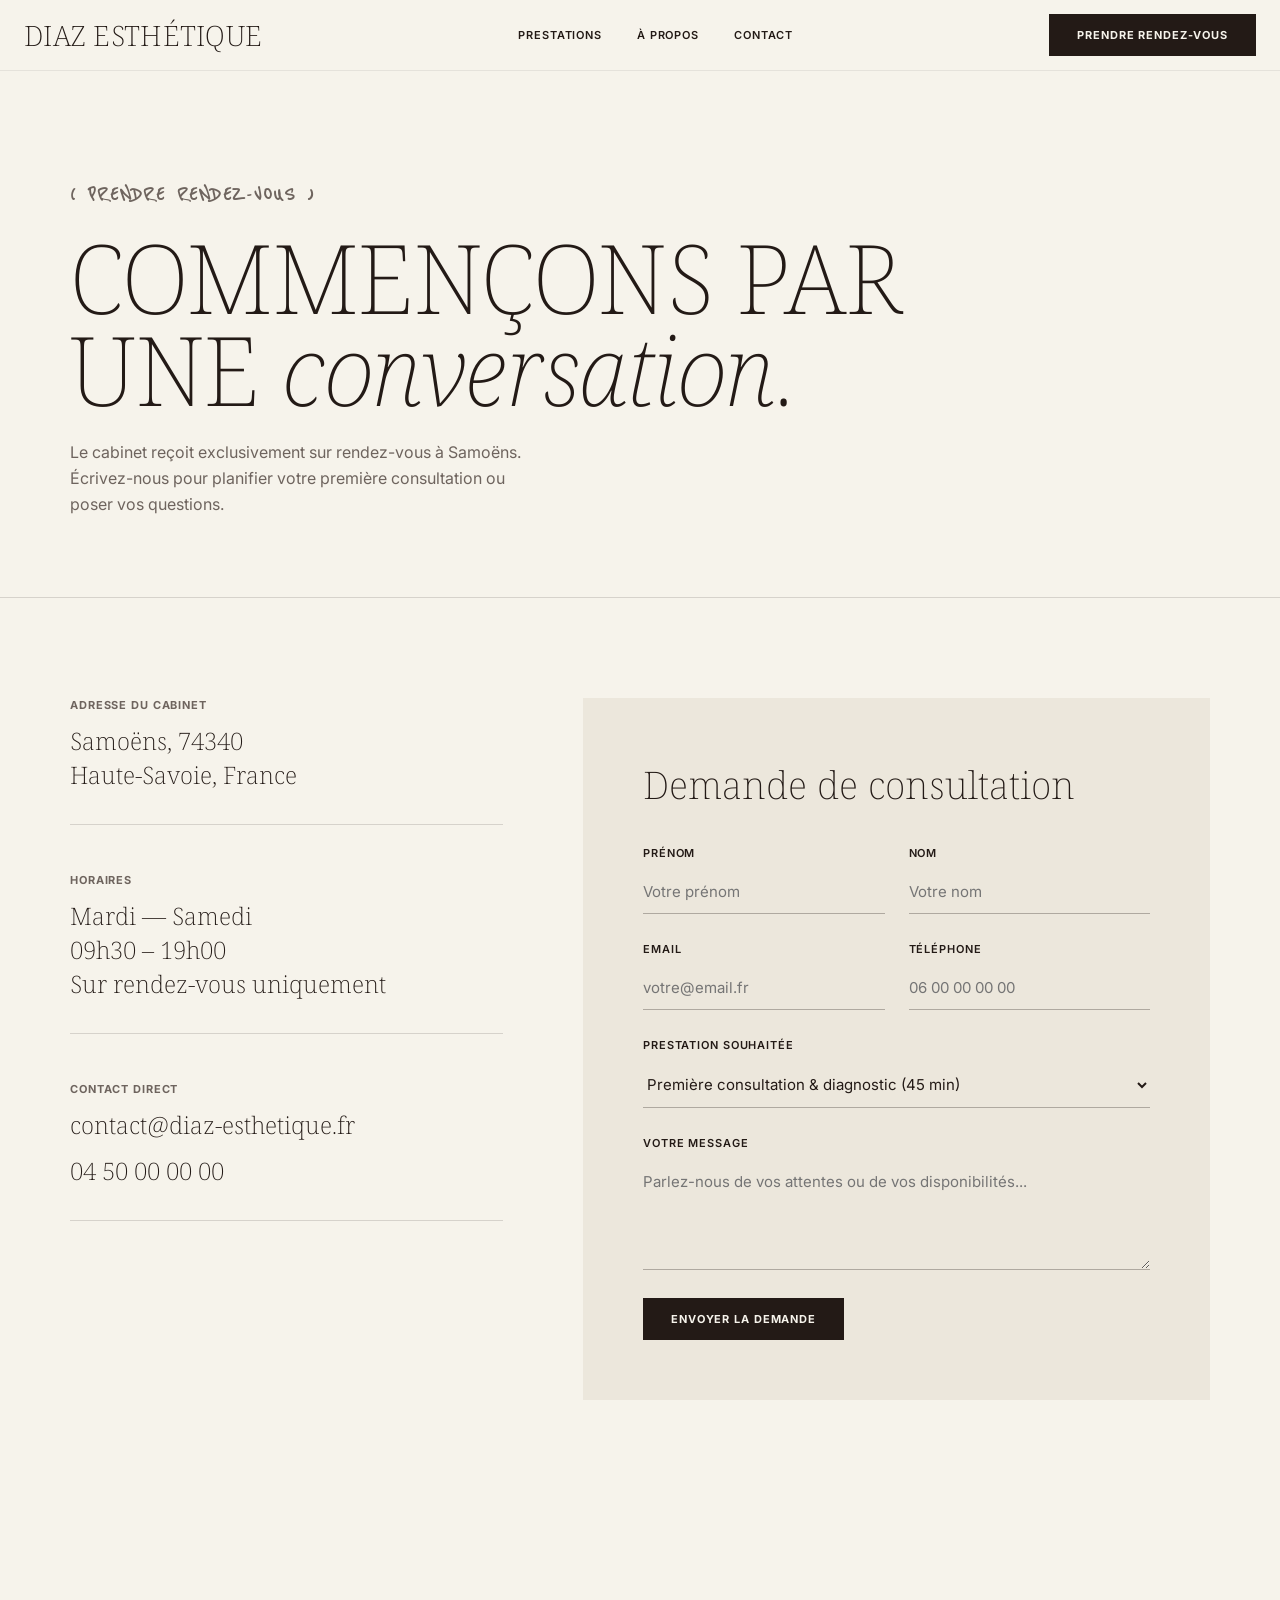
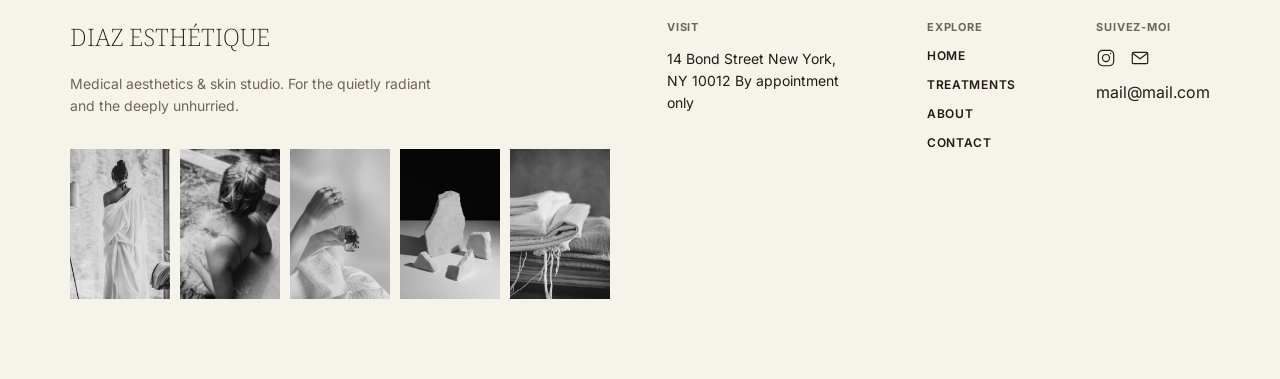
<file: src/contact.html>
<!DOCTYPE html>
<html lang="fr">
<head>
    <meta charset="UTF-8">
    <meta name="viewport" content="width=device-width, initial-scale=1.0">
    <link rel="stylesheet" href="/css/contact.css"/>
    <link rel="preconnect" href="https://fonts.googleapis.com">
    <link rel="preconnect" href="https://fonts.gstatic.com" crossorigin>
    <link href="https://fonts.googleapis.com/css2?family=Cantarell:ital,wght@0,400;0,700;1,400;1,700&family=Inter:ital,opsz,wght@0,14..32,100..900;1,14..32,100..900&family=Lato:ital,wght@0,100;0,300;0,400;0,700;0,900;1,100;1,300;1,400;1,700;1,900&family=Montserrat:ital,wght@0,100..900;1,100..900&family=Noto+Serif:ital,wght@0,100..900;1,100..900&family=Radley:ital@0;1&family=Raleway:ital,wght@0,100..900;1,100..900&family=Reenie+Beanie&display=swap" rel="stylesheet">
    <title>Contact - Diaz esthétique</title>
</head>
<body>

    <header class="header headerSticky">
        <a href="index.html" class="logoLink">
            DIAZ ESTHÉTIQUE
        </a>
        <nav>
            <a href="treatments.html">Prestations</a>
            <a href="about.html">À propos</a>
            <a href="contact.html" class="active">Contact</a>
        </nav>
        <a href="contact.html" class="buttonHeader">
            Prendre rendez-vous
        </a>
    </header>

    <main>
        <section class="pageIntro">
            <span class="pageTag">( prendre rendez-vous )</span>
            <h1>COMMENÇONS PAR UNE <span>conversation</span>.</h1>
            <p>
                Le cabinet reçoit exclusivement sur rendez-vous à Samoëns. Écrivez-nous pour planifier votre première consultation ou poser vos questions.
            </p>
        </section>

        <section class="contactContainer">
            <div class="contactDetails">
                <div class="detailBlock">
                    <h3>Adresse du cabinet</h3>
                    <p>Samoëns, 74340<br>Haute-Savoie, France</p>
                </div>

                <div class="detailBlock">
                    <h3>Horaires</h3>
                    <p>Mardi — Samedi<br>09h30 – 19h00<br>Sur rendez-vous uniquement</p>
                </div>

                <div class="detailBlock">
                    <h3>Contact direct</h3>
                    <a href="mailto:contact@diaz-esthetique.fr">contact@diaz-esthetique.fr</a>
                    <a href="tel:+33450000000">04 50 00 00 00</a>
                </div>
            </div>

            <div class="contactFormWrapper">
                <h2>Demande de consultation</h2>
                <form class="contactForm" action="#" method="post">
                    <div class="formRow">
                        <div class="formGroup">
                            <label for="firstName">Prénom</label>
                            <input type="text" id="firstName" name="firstName" placeholder="Votre prénom" required>
                        </div>
                        <div class="formGroup">
                            <label for="lastName">Nom</label>
                            <input type="text" id="lastName" name="lastName" placeholder="Votre nom" required>
                        </div>
                    </div>

                    <div class="formRow">
                        <div class="formGroup">
                            <label for="email">Email</label>
                            <input type="email" id="email" name="email" placeholder="votre@email.fr" required>
                        </div>
                        <div class="formGroup">
                            <label for="phone">Téléphone</label>
                            <input type="tel" id="phone" name="phone" placeholder="06 00 00 00 00">
                        </div>
                    </div>

                    <div class="formGroup">
                        <label for="treatmentSelect">Prestation souhaitée</label>
                        <select id="treatmentSelect" name="treatmentSelect">
                            <option value="consultation">Première consultation & diagnostic (45 min)</option>
                            <option value="injectables">Injectables & volumes</option>
                            <option value="resurfacing">Resurfaçage cutané & peelings</option>
                            <option value="laser">Lumière & laser</option>
                            <option value="body">Corps & silhouette</option>
                        </select>
                    </div>

                    <div class="formGroup">
                        <label for="message">Votre message</label>
                        <textarea id="message" name="message" placeholder="Parlez-nous de vos attentes ou de vos disponibilités..."></textarea>
                    </div>

                    <div>
                        <button type="submit" class="buttonHeader">Envoyer la demande</button>
                    </div>
                </form>
            </div>
        </section>
    </main>

    <footer>
        <div class="footerLeft">
            <p>
                DIAZ ESTHÉTIQUE
            </p>
            <P>
                Medical aesthetics & skin studio. For the quietly radiant and the deeply unhurried.
            </P>
            <div class="footerImages">
                <img src="/img/EOMvAdeLOYfxhZVxJ2zrgQqOQ.avif" alt=""/>
                <img src="/img/rop4pQ5mOe9PWsOLHZWGtnRDE.avif" alt=""/>
                <img src="/img/H5Akz46KePtWzWSBTmehbiZsD6Q.avif" alt=""/>
                <img src="/img/GwaaGp4LIOEb47UkoM5GVIEj2s.avif" alt=""/>
                <img src="/img/POgDjqlYWnlqlrB76px72jmo46U.avif" alt=""/>
            </div>
        </div>
        <div class="footerRight">
            <div class="visit">
                <h3>
                    VISIT
                </h3>
                <p>
                    14 Bond Street New York, NY 10012 By appointment only
                </p>
            </div>
            <div class="explore">
                <h3>
                    EXPLORE
                </h3>
                <a href="#">
                    HOME
                </a>
                <a href="#">
                    TREATMENTS
                </a>
                <a href="#">
                    ABOUT
                </a>
                <a href="#">
                    CONTACT
                </a>
            </div>
            <div class="follow">
                <h3>
                    SUIVEZ-MOI
                </h3>
                <div class="socialMedia">
                    <img src="/img/Instagram.svg" alt=""/>
                    <img src="/img/Mail.svg" alt=""/>
                </div>
                <p>
                    mail@mail.com
                </p>
            </div>
        </div>
    </footer>

</body>
</html>
</file>
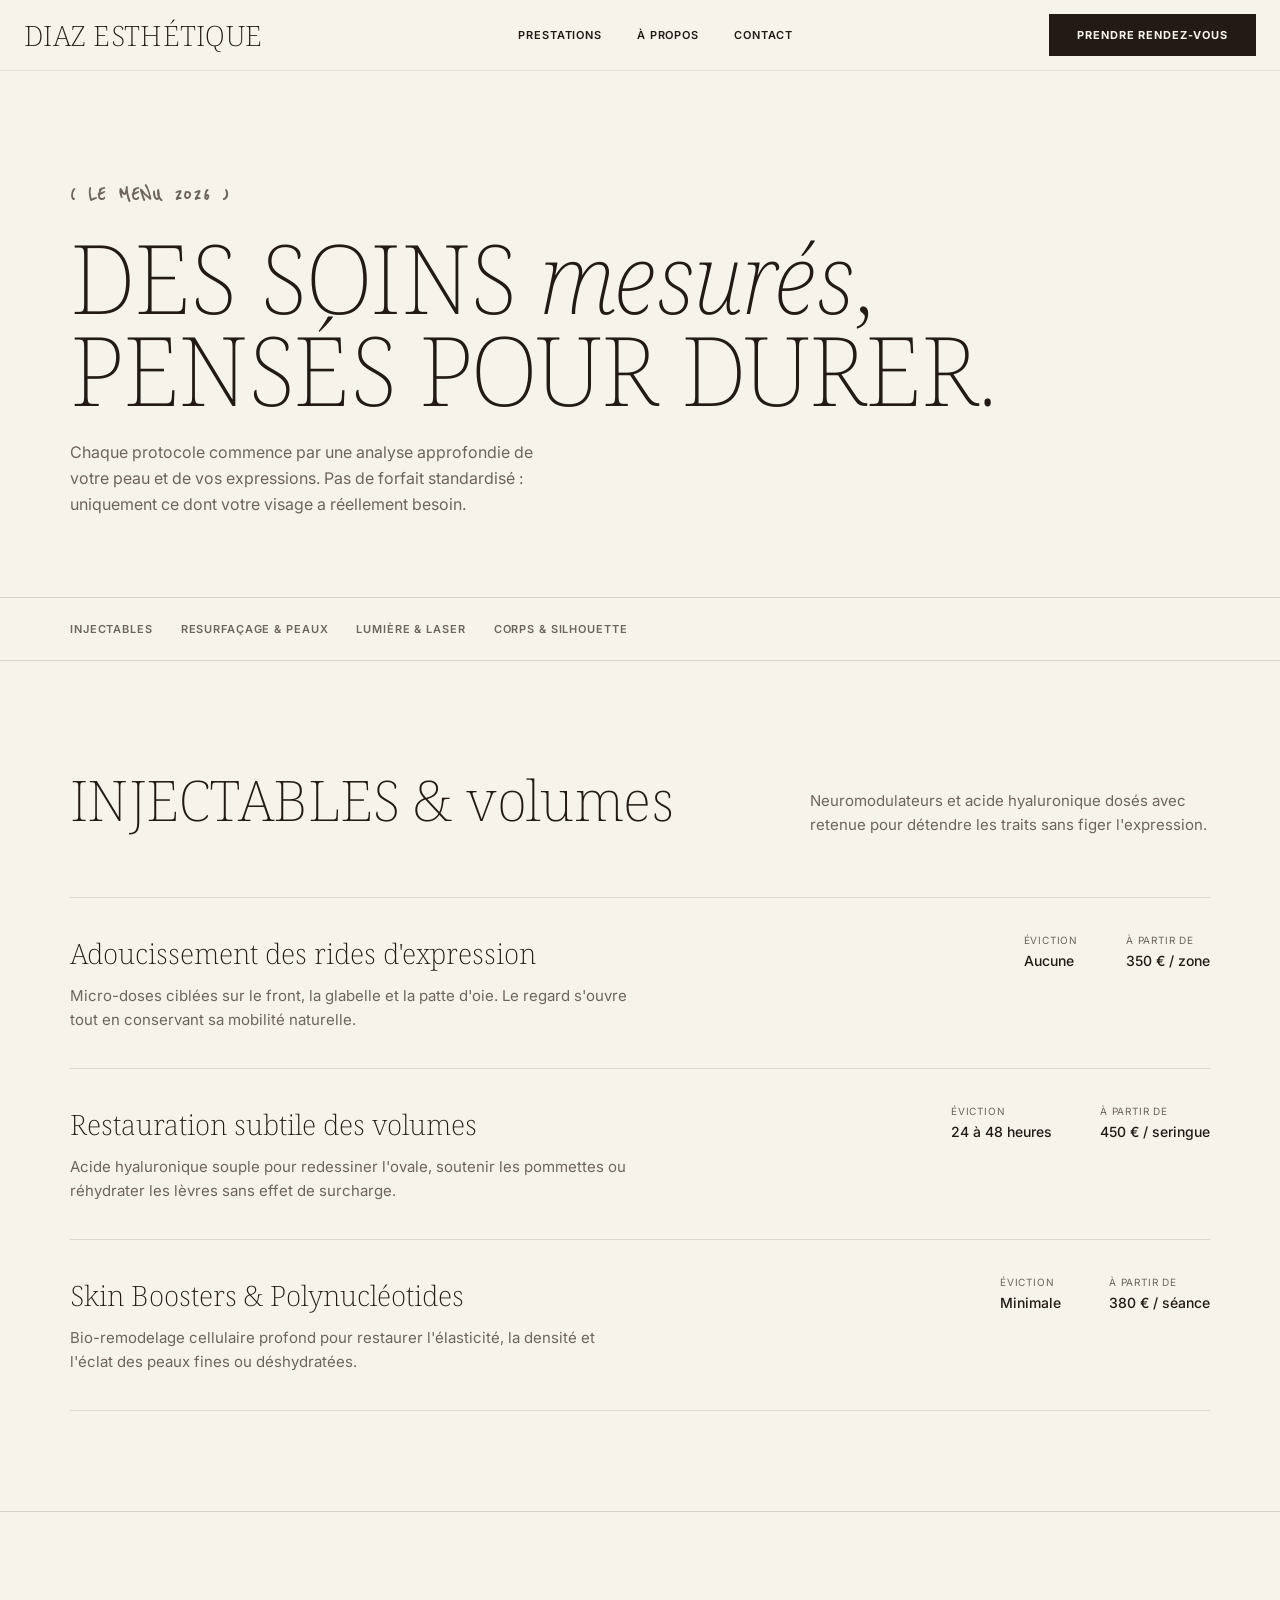
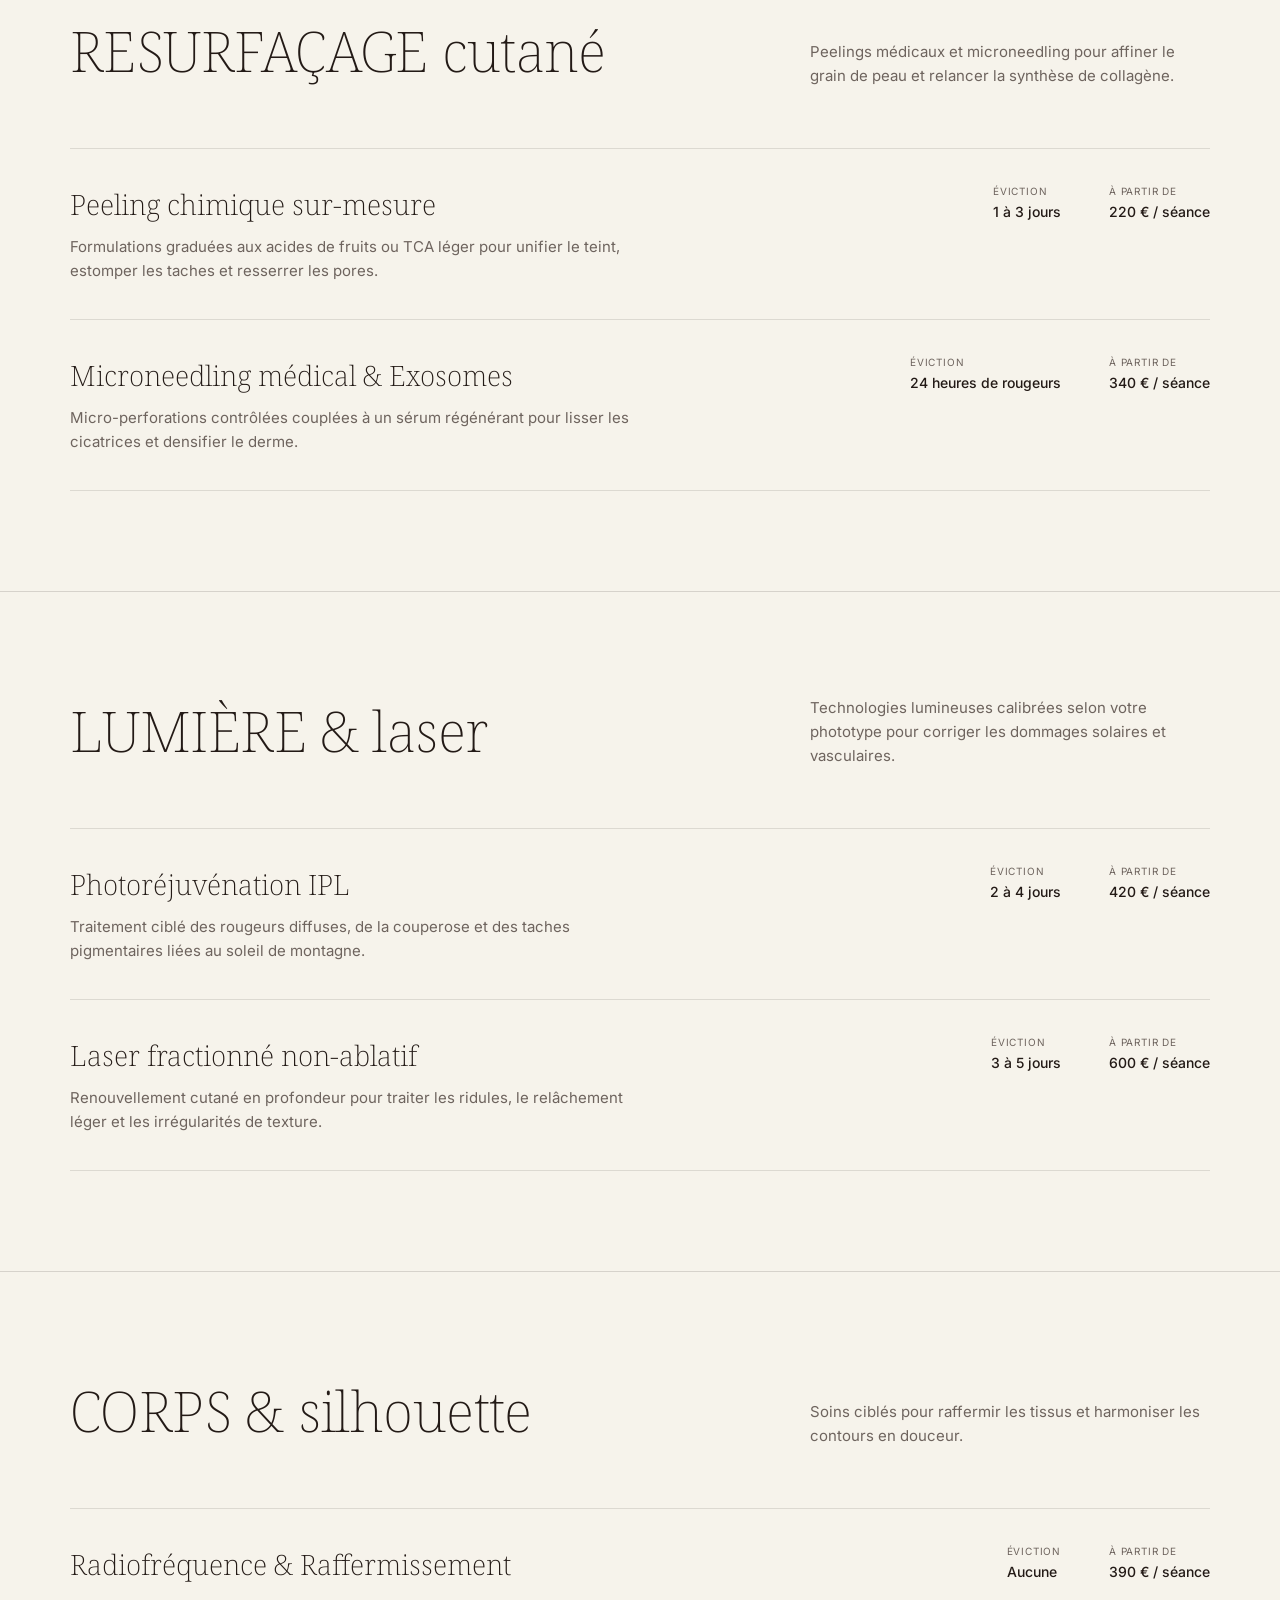
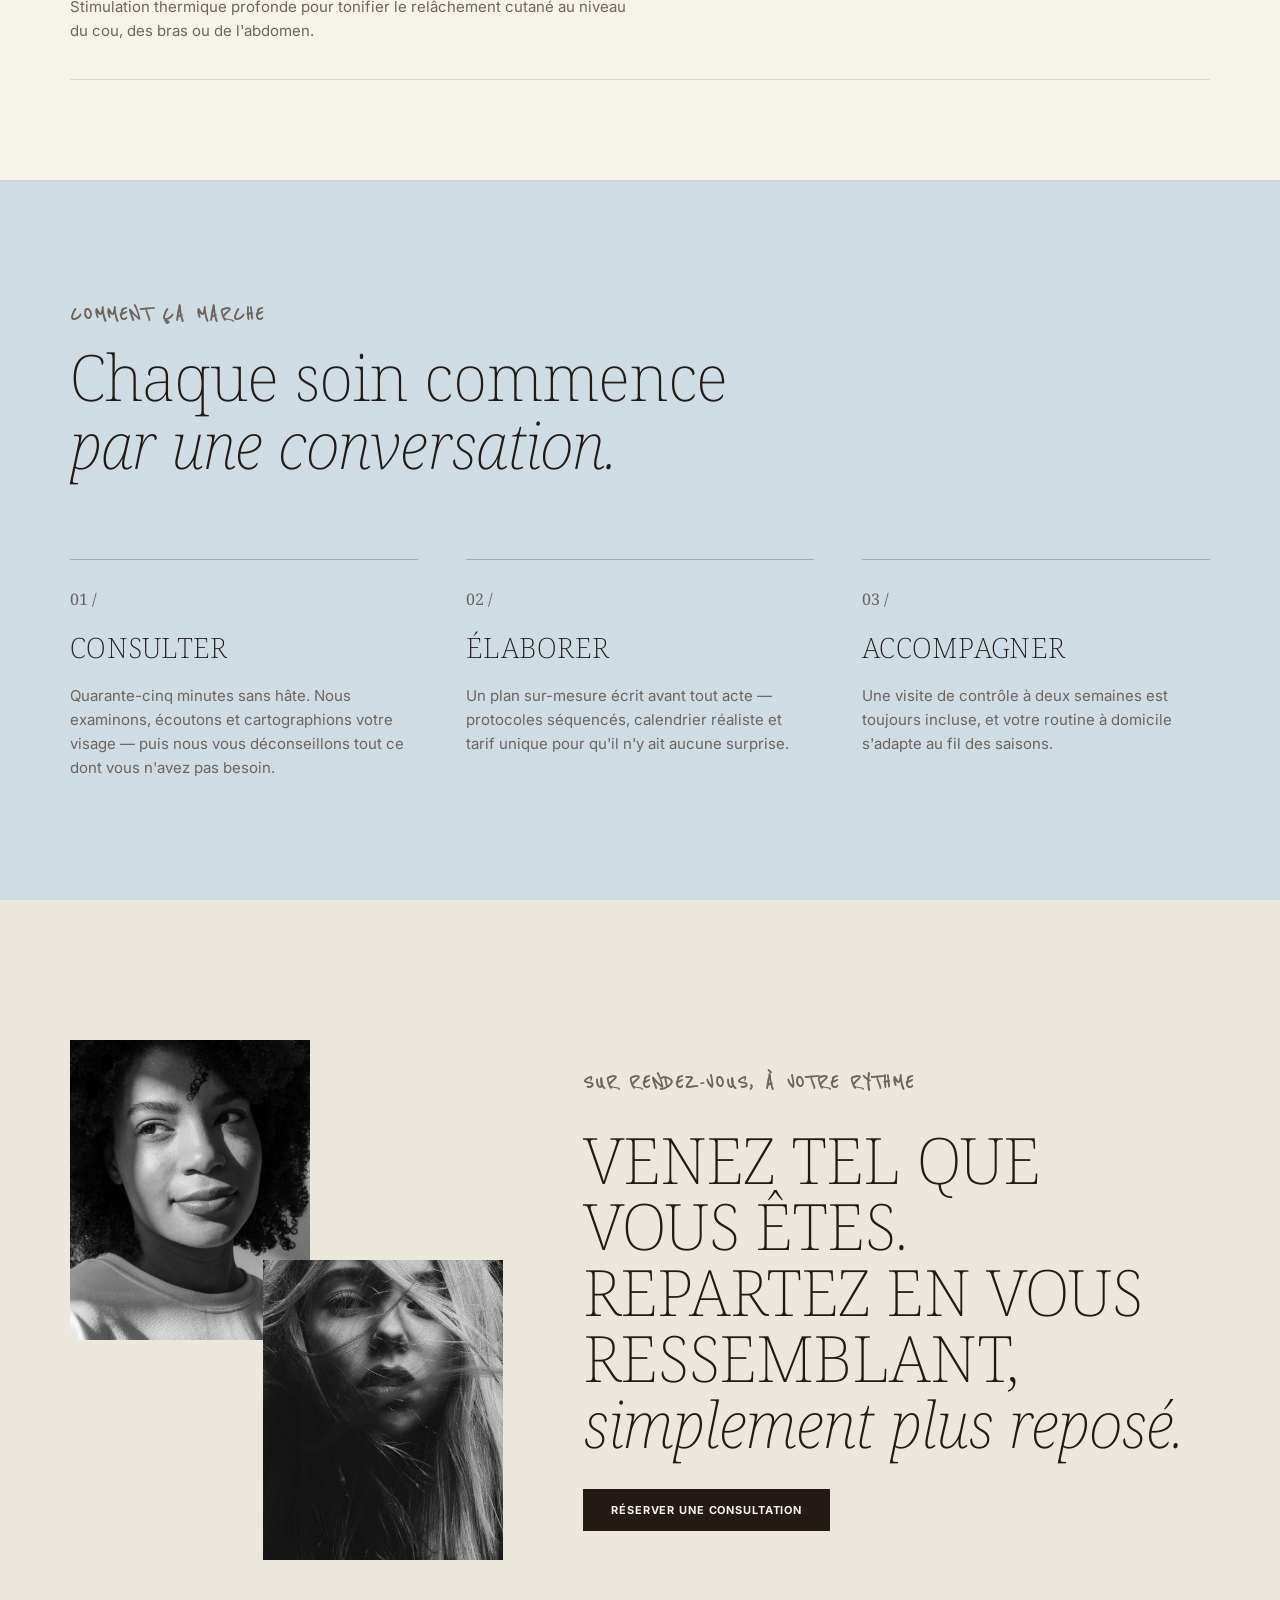
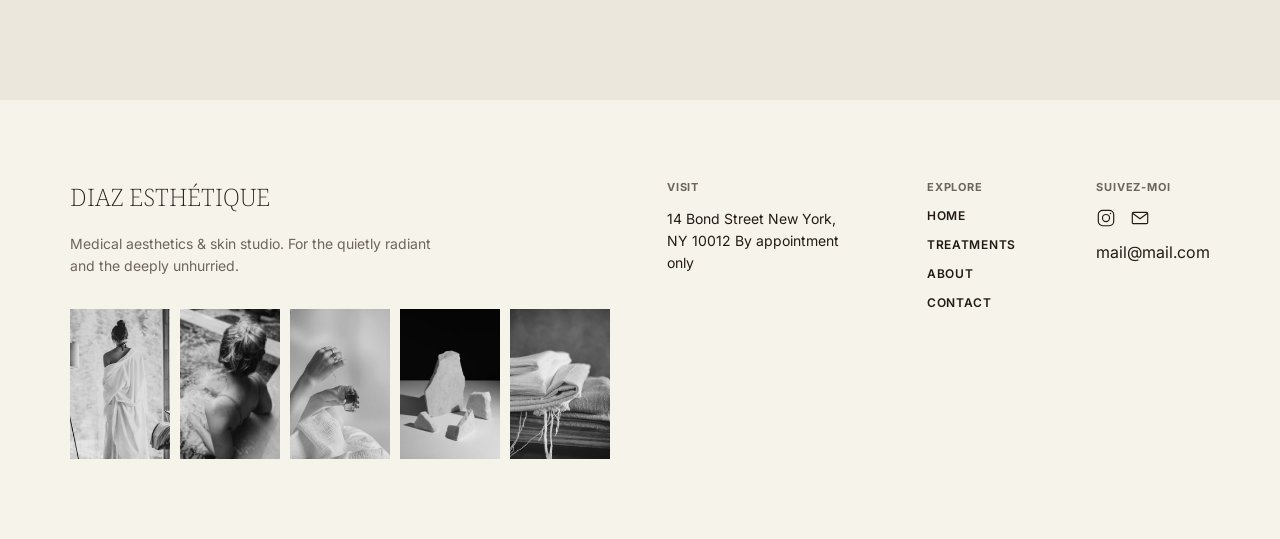
<file: src/treatments.html>
<!DOCTYPE html>
<html lang="fr">
<head>
    <meta charset="UTF-8">
    <meta name="viewport" content="width=device-width, initial-scale=1.0">
    <link rel="stylesheet" href="/css/treatments.css"/>
    <link rel="preconnect" href="https://fonts.googleapis.com">
    <link rel="preconnect" href="https://fonts.gstatic.com" crossorigin>
    <link href="https://fonts.googleapis.com/css2?family=Cantarell:ital,wght@0,400;0,700;1,400;1,700&family=Inter:ital,opsz,wght@0,14..32,100..900;1,14..32,100..900&family=Lato:ital,wght@0,100;0,300;0,400;0,700;0,900;1,100;1,300;1,400;1,700;1,900&family=Montserrat:ital,wght@0,100..900;1,100..900&family=Noto+Serif:ital,wght@0,100..900;1,100..900&family=Radley:ital@0;1&family=Raleway:ital,wght@0,100..900;1,100..900&family=Reenie+Beanie&display=swap" rel="stylesheet">
    <title>Préstations - Diaz esthétique</title>
</head>
<body>

    <header class="header headerSticky">
        <a href="index.html" class="logoLink">
            DIAZ ESTHÉTIQUE
        </a>
        <nav>
            <a href="treatments.html" class="active">Prestations</a>
            <a href="about.html">À propos</a>
            <a href="contact.html">Contact</a>
        </nav>
        <button class="buttonHeader" onclick="window.location.href='contact.html'">
            Prendre rendez-vous
        </button>
    </header>

    <main>
        <section class="pageIntro">
            <span class="pageTag">( le menu 2026 )</span>
            <h1>DES SOINS <span>mesurés</span>, PENSÉS POUR DURER.</h1>
            <p>
                Chaque protocole commence par une analyse approfondie de votre peau et de vos expressions. Pas de forfait standardisé : uniquement ce dont votre visage a réellement besoin.
            </p>
        </section>

        <div class="filterBar">
            <a href="#injectables">Injectables</a>
            <a href="#skinResurfacing">Resurfaçage & Peaux</a>
            <a href="#lightLaser">Lumière & Laser</a>
            <a href="#body">Corps & Silhouette</a>
        </div>

        <section id="injectables" class="treatmentCategory">
            <div class="categoryHeader">
                <h2>INJECTABLES & volumes</h2>
                <p>Neuromodulateurs et acide hyaluronique dosés avec retenue pour détendre les traits sans figer l'expression.</p>
            </div>
            <div class="treatmentList">
                <div class="treatmentItem">
                    <div class="treatmentInfo">
                        <h3>Adoucissement des rides d'expression</h3>
                        <p>Micro-doses ciblées sur le front, la glabelle et la patte d'oie. Le regard s'ouvre tout en conservant sa mobilité naturelle.</p>
                    </div>
                    <div class="treatmentMeta">
                        <div class="metaBlock">
                            <span>Éviction</span>
                            <span>Aucune</span>
                        </div>
                        <div class="metaBlock">
                            <span>À partir de</span>
                            <span>350 € / zone</span>
                        </div>
                    </div>
                </div>

                <div class="treatmentItem">
                    <div class="treatmentInfo">
                        <h3>Restauration subtile des volumes</h3>
                        <p>Acide hyaluronique souple pour redessiner l'ovale, soutenir les pommettes ou réhydrater les lèvres sans effet de surcharge.</p>
                    </div>
                    <div class="treatmentMeta">
                        <div class="metaBlock">
                            <span>Éviction</span>
                            <span>24 à 48 heures</span>
                        </div>
                        <div class="metaBlock">
                            <span>À partir de</span>
                            <span>450 € / seringue</span>
                        </div>
                    </div>
                </div>

                <div class="treatmentItem">
                    <div class="treatmentInfo">
                        <h3>Skin Boosters & Polynucléotides</h3>
                        <p>Bio-remodelage cellulaire profond pour restaurer l'élasticité, la densité et l'éclat des peaux fines ou déshydratées.</p>
                    </div>
                    <div class="treatmentMeta">
                        <div class="metaBlock">
                            <span>Éviction</span>
                            <span>Minimale</span>
                        </div>
                        <div class="metaBlock">
                            <span>À partir de</span>
                            <span>380 € / séance</span>
                        </div>
                    </div>
                </div>
            </div>
        </section>

        <section id="skinResurfacing" class="treatmentCategory">
            <div class="categoryHeader">
                <h2>RESURFAÇAGE cutané</h2>
                <p>Peelings médicaux et microneedling pour affiner le grain de peau et relancer la synthèse de collagène.</p>
            </div>
            <div class="treatmentList">
                <div class="treatmentItem">
                    <div class="treatmentInfo">
                        <h3>Peeling chimique sur-mesure</h3>
                        <p>Formulations graduées aux acides de fruits ou TCA léger pour unifier le teint, estomper les taches et resserrer les pores.</p>
                    </div>
                    <div class="treatmentMeta">
                        <div class="metaBlock">
                            <span>Éviction</span>
                            <span>1 à 3 jours</span>
                        </div>
                        <div class="metaBlock">
                            <span>À partir de</span>
                            <span>220 € / séance</span>
                        </div>
                    </div>
                </div>

                <div class="treatmentItem">
                    <div class="treatmentInfo">
                        <h3>Microneedling médical & Exosomes</h3>
                        <p>Micro-perforations contrôlées couplées à un sérum régénérant pour lisser les cicatrices et densifier le derme.</p>
                    </div>
                    <div class="treatmentMeta">
                        <div class="metaBlock">
                            <span>Éviction</span>
                            <span>24 heures de rougeurs</span>
                        </div>
                        <div class="metaBlock">
                            <span>À partir de</span>
                            <span>340 € / séance</span>
                        </div>
                    </div>
                </div>
            </div>
        </section>

        <section id="lightLaser" class="treatmentCategory">
            <div class="categoryHeader">
                <h2>LUMIÈRE & laser</h2>
                <p>Technologies lumineuses calibrées selon votre phototype pour corriger les dommages solaires et vasculaires.</p>
            </div>
            <div class="treatmentList">
                <div class="treatmentItem">
                    <div class="treatmentInfo">
                        <h3>Photoréjuvénation IPL</h3>
                        <p>Traitement ciblé des rougeurs diffuses, de la couperose et des taches pigmentaires liées au soleil de montagne.</p>
                    </div>
                    <div class="treatmentMeta">
                        <div class="metaBlock">
                            <span>Éviction</span>
                            <span>2 à 4 jours</span>
                        </div>
                        <div class="metaBlock">
                            <span>À partir de</span>
                            <span>420 € / séance</span>
                        </div>
                    </div>
                </div>

                <div class="treatmentItem">
                    <div class="treatmentInfo">
                        <h3>Laser fractionné non-ablatif</h3>
                        <p>Renouvellement cutané en profondeur pour traiter les ridules, le relâchement léger et les irrégularités de texture.</p>
                    </div>
                    <div class="treatmentMeta">
                        <div class="metaBlock">
                            <span>Éviction</span>
                            <span>3 à 5 jours</span>
                        </div>
                        <div class="metaBlock">
                            <span>À partir de</span>
                            <span>600 € / séance</span>
                        </div>
                    </div>
                </div>
            </div>
        </section>

        <section id="body" class="treatmentCategory">
            <div class="categoryHeader">
                <h2>CORPS & silhouette</h2>
                <p>Soins ciblés pour raffermir les tissus et harmoniser les contours en douceur.</p>
            </div>
            <div class="treatmentList">
                <div class="treatmentItem">
                    <div class="treatmentInfo">
                        <h3>Radiofréquence & Raffermissement</h3>
                        <p>Stimulation thermique profonde pour tonifier le relâchement cutané au niveau du cou, des bras ou de l'abdomen.</p>
                    </div>
                    <div class="treatmentMeta">
                        <div class="metaBlock">
                            <span>Éviction</span>
                            <span>Aucune</span>
                        </div>
                        <div class="metaBlock">
                            <span>À partir de</span>
                            <span>390 € / séance</span>
                        </div>
                    </div>
                </div>
            </div>
        </section>

        <section class="howItWorks">
            <div class="howItWorksHeader">
                <span class="pageTag">COMMENT ÇA MARCHE</span>
                <h2>Chaque soin commence <span>par une conversation.</span></h2>
            </div>

            <div class="stepsGrid">
                <div class="stepCard">
                    <span>01 /</span>
                    <h3>CONSULTER</h3>
                    <p>Quarante-cinq minutes sans hâte. Nous examinons, écoutons et cartographions votre visage — puis nous vous déconseillons tout ce dont vous n'avez pas besoin.</p>
                </div>

                <div class="stepCard">
                    <span>02 /</span>
                    <h3>ÉLABORER</h3>
                    <p>Un plan sur-mesure écrit avant tout acte — protocoles séquencés, calendrier réaliste et tarif unique pour qu'il n'y ait aucune surprise.</p>
                </div>

                <div class="stepCard">
                    <span>03 /</span>
                    <h3>ACCOMPAGNER</h3>
                    <p>Une visite de contrôle à deux semaines est toujours incluse, et votre routine à domicile s'adapte au fil des saisons.</p>
                </div>
            </div>
        </section>

        <section class="ctaSection">
            <div class="ctaImages">
                <img class="ctaImageTop" src="/img/gTBOycoUPWfLzF3fKPi2dqyeAI.avif" alt=""/>
                <img class="ctaImageBottom" src="/img/R74Jy5vybb0EAxwyq3OUgyWPW8w.avif" alt=""/>
            </div>

            <div class="ctaContent">
                <span class="pageTag">Sur rendez-vous, à votre rythme</span>
                <h2>VENEZ TEL QUE VOUS ÊTES. REPARTEZ EN VOUS RESSEMBLANT, <span>simplement plus reposé.</span></h2>
                <button class="buttonHeader" onclick="window.location.href='contact.html'">
                    RÉSERVER UNE CONSULTATION
                </button>
            </div>
        </section>
    </main>
    <footer>
        <div class="footerLeft">
            <p>
                DIAZ ESTHÉTIQUE
            </p>
            <P>
                Medical aesthetics & skin studio. For the quietly radiant and the deeply unhurried.
            </P>
            <div class="footerImages">
                <img src="/img/EOMvAdeLOYfxhZVxJ2zrgQqOQ.avif" alt=""/>
                <img src="/img/rop4pQ5mOe9PWsOLHZWGtnRDE.avif" alt=""/>
                <img src="/img/H5Akz46KePtWzWSBTmehbiZsD6Q.avif" alt=""/>
                <img src="/img/GwaaGp4LIOEb47UkoM5GVIEj2s.avif" alt=""/>
                <img src="/img/POgDjqlYWnlqlrB76px72jmo46U.avif" alt=""/>
            </div>
        </div>
        <div class="footerRight">
            <div class="visit">
                <h3>
                    VISIT
                </h3>
                <p>
                    14 Bond Street New York, NY 10012 By appointment only
                </p>
            </div>
            <div class="explore">
                <h3>
                    EXPLORE
                </h3>
                <a href="#">
                    HOME
                </a>
                <a href="#">
                    TREATMENTS
                </a>
                <a href="#">
                    ABOUT
                </a>
                <a href="#">
                    CONTACT
                </a>
            </div>
            <div class="follow">
                <h3>
                    SUIVEZ-MOI
                </h3>
                <div class="socialMedia">
                    <img src="/img/Instagram.svg" alt=""/>
                    <img src="/img/Mail.svg" alt=""/>
                </div>
                <p>
                    mail@mail.com
                </p>
            </div>
        </div>
    </footer>

</body>
</html>
</file>
<file: css/index.css>
:root {
    --Cream : #F6F3EB;
    --Bone : #ECE7DC;
    --Espresso : #231A16;
    --Espresso-soft : #6E645E;
    --Blue: #CFDCE3;
}

* {
    box-sizing: border-box;
    padding: 0;
    margin: 0;
}

body {
    width: 100%;
    background-color: var(--Cream);
}

.hero {
    position: relative;
    width: 100%;
    height: 100vh;
    overflow: hidden;
    display: flex;
    flex-direction: column;
    justify-content: flex-end; 
}

.heroImage {
    filter: grayscale(100%);
    position: absolute;
    inset: 0;
    width: 100%;
    height: 100%;
    object-fit: cover;
    z-index: 1;
}

.header {
    display: flex;
    justify-content: space-between;
    align-items: center;
    padding: 14px 24px;
    width: 100%;
}

.header nav {
    display: flex;
    gap: 35px;
}

.header nav a {
    color: var(--Espresso);
    text-decoration: none;
    text-transform: uppercase;
    color: inherit;
    font-family: "Inter", sans-serif;
    font-weight: 600;
    font-size: 11px;
    letter-spacing: 0.08em;
    transition: 0.5s ease;
}

.header nav a:hover {
    color: var(--Espresso-soft);
    text-decoration: underline;
    text-underline-offset: 5px;
}

.headerHero {
    position: relative;
    z-index: 3;
    background-color: var(--Cream);
}

.headerHero nav a {
    opacity: 1;
    transform: translateY(0);
    animation: hideHeaderHero ease forwards;
    animation-timeline: scroll(root);
    animation-range: 88vh 92vh;
}

.headerHero p {
    color: var(--Espresso-soft);
    font-family: "Inter", sans-serif;
    font-size: 13px;
    opacity: 1;
    transform: translateY(0);
    animation: hideHeaderHero ease forwards;
    animation-timeline: scroll(root);
    animation-range: 87vh 92vh;
}

@keyframes hideHeaderHero {
    to {
        opacity: 0;
        transform: translateY(-12px);
    }
}

.headerHero p:first-child {
    max-width: 150px;
}

.headerHero p:last-child {
    max-width: 190px;
    text-align: right;
}

.headerSticky {
    position: fixed;
    top: 0;
    left: 0;
    z-index: 100;
    background-color: var(--Cream);
    border-bottom: 1px solid rgba(28, 27, 26, 0.08);
    padding: 14px 24px;
    opacity: 0;
    transform: translateY(20px);
    animation: revealStickyHeader ease forwards ;
    animation-timeline: scroll(root);
    animation-range: 90vh 95vh;
}

.headerSticky .logoLink {
    font-family: "Noto Serif", serif;
    font-weight: 200;
    letter-spacing: 0.01em;
    font-size: 28px;
    color: var(--Espresso);
    text-decoration: none;
    transition: ease 0.5s;
}

.logoLink:hover {
    color: var(--Espresso-soft);
}

.buttonHeader {
    background-color: var(--Espresso);
    font-family: "Inter", sans-serif;
    text-transform: uppercase;
    font-weight: bold;
    letter-spacing: 0.08em;
    color: var(--Cream);
    border: none;
    padding: 14px 28px;
    font-size: 11px;
    cursor: pointer;
    transition: ease 0.5s;
}

.buttonHeader:hover {
    background-color: var(--Espresso-soft);
}

@keyframes revealStickyHeader {
    to {
        opacity: 1;
        transform: translateY(0);
    }
}

main h1 {
    padding: 14px 20px 30px;
    text-align: center;
    font-family: "Noto Serif", serif;
    font-size: 11.5vw;
    font-weight: 150;
    color: var(--Espresso)
}

.headband {
    border-top: 1px solid var(--Espresso);
    border-bottom: 1px solid var(--Espresso);
    padding: 15px 0;
    display: flex;
    gap: 30px;
    min-width: 100%;
    overflow: hidden;
}

.headbandContent {
    display: flex;
    animation: scrollHeadband 35s linear infinite;
    gap: 30px;
    flex-shrink: 0;
}

.headband .headbandContent p {
    white-space: nowrap;
    text-transform: uppercase;
    font-family: "Noto Serif", serif;
    font-size: 28px;
    color: var(--Espresso);
    letter-spacing: 0.01em;
    font-weight: 250;
    display: flex;
    gap: 30px;
}

@keyframes scrollHeadband {
  from {
    transform: translateX(0);
  }
  to {
    transform: translateX(-100%);
  }
}

.headband:hover .headbandContent {
    animation-play-state: paused;
}

.headband .headbandContent p span {
    color: var(--Espresso-soft);
    opacity: 0.65;
}

.aesthetic {
    padding: 150px 70px;
    display: flex;
    flex-direction: column;
    gap: 96px;
}

.aesthetic .title {
    display: flex;
    flex-direction: column;
    gap: 22px;
}

.aesthetic .title h2 {
    font-family: "Noto Serif", serif;
    font-size: 108px;
    font-weight: 150;
    line-height: 0.92em;
    letter-spacing: -0.015em;
    width: 70%;
    color: var(--Espresso);
}

.aesthetic .title h2 span {
    font-style: italic;
}

.aesthetic .title p {
    font-family: "Inter", sans-serif;
    font-size: 16px;
    width: 21%;
}

.aesthetic .aestheticMedecine {
    display: flex;
    flex-direction: row;
    justify-content: space-between
}

.aestheticMedecine .imageAestheticMedecine {
    display: flex;
    gap: 16px;
}

.aestheticMedecine .imageAestheticMedecine img {
    filter: grayscale(100%);
    width: 250px;
    height: 330px;
    object-fit: cover;
}

.aestheticMedecine .textAestheticMedecine {
    display: flex;
    flex-direction: column;
    gap: 30px;
    align-items: start;
    justify-content: end;
    width: 30%;
}

.textAestheticMedecine p {
    font-family: "Inter", sans-serif;
    font-size: 16px;

}

.textAestheticMedecine button {
    border: none;
    position: relative;
    padding-bottom: 8px;
    background-color: var(--Cream);
    cursor: pointer;
    color: var(--Espresso);
    text-transform: uppercase;
    font-weight: bold;
    font-size: 11px;
    letter-spacing: 0.08em;
}

.textAestheticMedecine button::after {
  content: "";
  position: absolute;
  left: 0;
  bottom: 0;
  width: 100%;
  height: 1px;
  background-color: var(--Espresso);
  transform: scaleX(1);
  transform-origin: center;
  transition: transform 0.5s;
}

.textAestheticMedecine button:hover::after {
  transform: scaleX(0.30);
}

.menu {
    padding: 130px 60px;
    display: flex;
    flex-direction: column;
    gap: 44px;
    align-items: center;
}

.menu h2 {
    color: var(--Espresso);
    font-family: "Inter", sans-serif;
    font-size: 11px;
    text-transform: uppercase;
    letter-spacing: 0.08em;
}

.treatments {
    text-align: center;
    width: 70%;
}

.treatments a {
    text-decoration: none;
    font-family: "Noto Serif", serif;
    color: var(--Espresso);
    font-size: 52px;
    font-weight: 150;
}

.treatments a:hover {
    color: var(--Espresso-soft);
    transition: ease 0.5s;
}

.treatments span {
    font-family: "Noto Serif", serif;
    color: var(--Espresso);
    font-size: 52px;
    font-weight: 150;
}

.menu button {
    border: none;
    position: relative;
    padding-bottom: 8px;
    background-color: var(--Cream);
    cursor: pointer;
    color: var(--Espresso);
    text-transform: uppercase;
    font-family: "Inter", sans-serif;
    font-weight: bold;
    font-size: 11px;
    letter-spacing: 0.08em;
}

.menu button::after {
    content: "";
    position: absolute;
    left: 0;
    bottom: 0;
    width: 100%;
    height: 1px;
    background-color: var(--Espresso);
    transform: scaleX(1);
    transform-origin: center;
    transition: transform 0.5s;
}

.menu button:hover::after {
    transform: scaleX(0.30);
}

.cardsWrapper {
    position: relative;
    width: 100%;
    overflow-x: clip;
}

.softening {
    width: 100%;
    min-height: calc(100vh - 72px);
    height: auto;
    background-color: var(--Espresso);
    padding: 80px 70px;
    border-top: 1px solid rgba(35, 26, 22, 0.15);
    display: flex;
    justify-content: space-between;
    align-items: stretch;
    gap: 80px;
    will-change: transform;
    z-index: 10;
}

.skin {
    width: 100%;
    min-height: calc(100vh - 72px);
    height: auto;
    background-color: var(--Blue);
    padding: 80px 70px;
    border-top: 1px solid rgba(35, 26, 22, 0.15);
    display: flex;
    justify-content: space-between;
    align-items: stretch;
    gap: 80px;
    flex-direction: row-reverse;
    will-change: transform;
    z-index: 20;
}

.light {
    width: 100%;
    min-height: calc(100vh - 72px);
    height: auto;
    background-color: var(--Bone);
    padding: 80px 70px;
    border-top: 1px solid rgba(35, 26, 22, 0.15);
    display: flex;
    justify-content: space-between;
    align-items: stretch;
    gap: 80px;
    will-change: transform;
    z-index: 30;
}

.softeningContent, .skinContent, .lightContent {
    display: flex;
    flex-direction: column;
    justify-content: space-between;
    width: 48%;
    gap: 32px;
}

.softeningContent h3 {
    font-family: "Reenie Beanie", cursive;
    font-size: 18px;
    font-weight: 600;
    text-transform: uppercase;
    letter-spacing: 0.08em;
    color: var(--Cream);
}

.skinContent h3, .lightContent h3 {
    font-family: "Reenie Beanie", cursive;
    font-size: 18px;
    font-weight: 600;
    text-transform: uppercase;
    letter-spacing: 0.08em;
    color: var(--Espresso-soft);
}

.softeningContent h2 {
    font-family: "Noto Serif", serif;
    font-size: 72px;
    font-weight: 150;
    line-height: 70px;
    letter-spacing: -0.015em;
    color: var(--Cream);
}

.skinContent h2, .lightContent h2 {
    font-family: "Noto Serif", serif;
    font-size: 72px;
    font-weight: 150;
    line-height: 70px;
    letter-spacing: -0.015em;
    color: var(--Espresso);
}

.softeningContent p {
    font-family: "Inter", sans-serif;
    font-size: 16px;
    line-height: 26px;
    color: var(--Cream);
    max-width: 480px;
}

.skinContent p, .lightContent p {
    font-family: "Inter", sans-serif;
    font-size: 16px;
    line-height: 26px;
    color: var(--Espresso-soft);
    max-width: 480px;
}

.softeningContent dl {
    display: flex;
    flex-direction: column;
    margin-top: 20px;
    color: var(--Cream);
}

.skinContent dl, .lightContent dl {
    display: flex;
    flex-direction: column;
    margin-top: 20px;
}

.softeningContent dl div, .skinContent dl div, .lightContent dl div {
    display: flex;
    justify-content: space-between;
    align-items: center;
    padding: 18px 0;
    border-top: 1px solid black;
}

.softeningContent dl div:last-child, .skinContent dl div:last-child, .lightContent dl div:last-child {
    border-bottom: 1px solid black;
}

.softeningContent dt {
    font-family: "Inter", sans-serif;
    font-size: 11px;
    text-transform: uppercase;
    letter-spacing: 0.08em;
    color: var(--Cream);
}

.skinContent dt, .lightContent dt {
    font-family: "Inter", sans-serif;
    font-size: 11px;
    text-transform: uppercase;
    letter-spacing: 0.08em;
    color: var(--Espresso-soft);
}

.softeningContent dd {
    font-family: "Inter", sans-serif;
    font-size: 14px;
    font-weight: 500;
    color: var(--Cream);
    text-align: right;
}

.skinContent dd, .lightContent dd {
    font-family: "Inter", sans-serif;
    font-size: 14px;
    font-weight: 500;
    color: var(--Espresso);
    text-align: right;
}

.softeningImg, .skinImg, .lightImg {
    display: flex;
    flex-direction: column;
    align-items: flex-start;
    gap: 24px;
    width: 44%;
}

.softeningImg img, .skinImg img, .lightImg img {
    filter: grayscale(100%);
    width: 100%;
    height: 540px;
    object-fit: cover;
}

.softeningImg button {
    border: none;
    position: relative;
    padding-bottom: 8px;
    background-color: var(--Espresso);
    cursor: pointer;
    color: var(--Cream);
    text-transform: uppercase;
    font-family: "Inter", sans-serif;
    font-weight: bold;
    font-size: 11px;
    letter-spacing: 0.08em;
}

.skinImg button {
    border: none;
    position: relative;
    padding-bottom: 8px;
    background-color: var(--Blue);
    cursor: pointer;
    color: var(--Espresso);
    text-transform: uppercase;
    font-family: "Inter", sans-serif;
    font-weight: bold;
    font-size: 11px;
    letter-spacing: 0.08em;
}

.lightImg button {
    border: none;
    position: relative;
    padding-bottom: 8px;
    background-color: var(--Bone);
    cursor: pointer;
    color: var(--Espresso);
    text-transform: uppercase;
    font-family: "Inter", sans-serif;
    font-weight: bold;
    font-size: 11px;
    letter-spacing: 0.08em;
}

.softeningImg button::after {
    content: "";
    position: absolute;
    left: 0;
    bottom: 0;
    width: 100%;
    height: 1px;
    background-color: var(--Cream);
    transform: scaleX(1);
    transform-origin: center;
    transition: transform 0.5s;
}

.skinImg button::after, .lightImg button::after {
    content: "";
    position: absolute;
    left: 0;
    bottom: 0;
    width: 100%;
    height: 1px;
    background-color: var(--Espresso);
    transform: scaleX(1);
    transform-origin: center;
    transition: transform 0.5s;
}

.softeningImg button:hover::after, .skinImg button:hover::after, .lightImg button:hover::after {
    transform: scaleX(0.30);
}

.results {
    padding: 150px 70px;
    background-color: var(--Cream);
    display: flex;
    flex-direction: column;
    gap: 56px;
}

.results h3 {
    font-family: "Reenie Beanie", cursive;
    font-size: 18px;
    font-weight: 600;
    text-transform: uppercase;
    letter-spacing: 0.08em;
    color: var(--Espresso-soft);
}

.imgTitle {
    display: flex;
    justify-content: space-between;
    align-items: flex-end;
    gap: 48px;
}

.imgTitle h2 {
    font-family: "Noto Serif", serif;
    font-size: 92px;
    font-weight: 150;
    line-height: 88px;
    letter-spacing: -0.015em;
    color: var(--Espresso);
    width: 68%;
}

.imgTitle img {
    filter: grayscale(100%);
    width: 280px;
    height: 360px;
    object-fit: cover;
}

.resultsContent {
    display: flex;
    justify-content: space-between;
    align-items: flex-end;
    padding-top: 48px;
    border-top: 1px solid rgba(35, 26, 22, 0.15);
    gap: 60px;
}

.resultsText {
    display: flex;
    gap: 40px;
    width: 65%;
}

.resultsText p {
    font-family: "Inter", sans-serif;
    font-size: 16px;
    line-height: 26px;
    color: var(--Espresso-soft);
    width: 50%;
}

.resultsContent button {
    background-color: var(--Espresso);
    font-family: "Inter", sans-serif;
    text-transform: uppercase;
    font-weight: bold;
    letter-spacing: 0.08em;
    color: var(--Cream);
    border: none;
    padding: 16px 32px;
    font-size: 11px;
    cursor: pointer;
    transition: ease 0.5s;
}

.resultsContent button:hover {
    background-color: var(--Espresso-soft);
}

.ritual {
    background-color: var(--Espresso);
    padding: 140px 70px 90px;
    display: flex;
    flex-direction: column-reverse;
    gap: 72px;
}

.ritualContent {
    display: flex;
    flex-direction: column;
    gap: 20px;
    max-width: 680px;
}

.ritualContent h3 {
    font-family: "Reenie Beanie", cursive;
    font-size: 18px;
    font-weight: 600;
    text-transform: uppercase;
    letter-spacing: 0.08em;
    color: var(--Cream);
}

.ritualContent h2 {
    font-family: "Noto Serif", serif;
    font-size: 84px;
    font-weight: 150;
    line-height: 80px;
    letter-spacing: -0.015em;
    color: var(--Cream);
}

.ritualContent p {
    font-family: "Inter", sans-serif;
    font-size: 16px;
    line-height: 26px;
    color: var(--Cream);
    max-width: 480px;
}

.ritualImages {
    display: flex;
    gap: 20px;
    overflow-x: auto;
    padding-bottom: 24px;
    scrollbar-width: thin;
    scrollbar-color: var(--Espresso-soft) transparent;
}

.ritualImages .image {
    display: flex;
    flex-direction: column;
    gap: 12px;
    flex-shrink: 0;
    width: 280px;
}

.ritualImages .image img {
    filter: grayscale(100%);
    width: 100%;
    height: 360px;
    object-fit: cover;
}

.ritualImages .imageTwo img, .ritualImages .imageFive img, .ritualImages .imageSeven img {
    height: 290px;
}

.ritualImages figcaption {
    font-family: "Inter", sans-serif;
    font-size: 11px;
    text-transform: uppercase;
    letter-spacing: 0.06em;
    color: var(--Bone);
}

.steps {
    background-color: var(--Espresso);
    padding: 40px 70px 140px;
    display: flex;
    justify-content: space-between;
    gap: 48px;
}

.stepOne {
    display: flex;
    flex-direction: column;
    gap: 18px;
    width: 31%;
    padding-top: 28px;
    border-top: 1px solid var(--Bone);
    animation: showSteps ease 0.8s;
    animation-timeline: view();
    animation-range: 0% 40%;
}

.stepTwo {
    display: flex;
    flex-direction: column;
    gap: 18px;
    width: 31%;
    padding-top: 28px;
    border-top: 1px solid var(--Bone);
    animation: showSteps ease 0.8s;
    animation-timeline: view();
    animation-range: 0% 60%;
}

.stepThree {
    display: flex;
    flex-direction: column;
    gap: 18px;
    width: 31%;
    padding-top: 28px;
    border-top: 1px solid var(--Bone);
    animation: showSteps ease 0.8s;
    animation-timeline: view();
    animation-range: 0% 80%;
}

@keyframes showSteps {
    from {
        opacity: 0;
        transform: translateY(300px);
    }
    to {
        opacity: 1;
        transform: translateY(0);
    }
}

.stepOne span, .stepTwo span, .stepThree span {
    font-family: "Noto Serif", serif;
    font-size: 16px;
    color: var(--Cream);
}

.stepOne h3, .stepTwo h3, .stepThree h3 {
    font-family: "Noto Serif", serif;
    font-size: 28px;
    font-weight: 200;
    letter-spacing: 0.01em;
    color: var(--Cream);
}

.stepOne p, .stepTwo p, .stepThree p {
    font-family: "Inter", sans-serif;
    font-size: 15px;
    line-height: 24px;
    color: var(--Cream);
}

section.opinion {
    padding: 130px 70px;
    background-color: var(--Bone);
    display: flex;
    justify-content: space-between;
    align-items: center;
    gap: 80px;
}

.opinionImg {
    width: 40%;
}

.opinionImg img {
    filter: grayscale(100%);
    width: 100%;
    height: 540px;
    object-fit: cover;
}

.opinion.content {
    display: flex;
    flex-direction: column;
    gap: 28px;
    width: 54%;
}

.opinion.content span:first-child {
    font-family: "Noto Serif", serif;
    font-size: 72px;
    line-height: 40px;
    color: var(--Espresso-soft);
}

.opinion.content h2 {
    font-family: "Noto Serif", serif;
    font-size: 40px;
    font-weight: 150;
    line-height: 46px;
    letter-spacing: -0.01em;
    color: var(--Espresso);
}

.opinion.content p {
    font-family: "Inter", sans-serif;
    font-size: 16px;
    line-height: 26px;
    color: var(--Espresso-soft);
    max-width: 540px;
}

.opinion.content span:last-child {
    font-family: "Inter", sans-serif;
    font-size: 12px;
    text-transform: uppercase;
    letter-spacing: 0.08em;
    color: var(--Espresso);
    font-weight: 600;
}

.about {
    padding: 150px 70px;
    display: flex;
    justify-content: space-between;
    align-items: center;
    gap: 80px;
}

.aboutContent {
    display: flex;
    flex-direction: column;
    align-items: flex-start;
    gap: 28px;
    width: 46%;
}

.aboutContent p:first-child {
    font-family: "Inter", sans-serif;
    font-size: 11px;
    font-weight: 600;
    text-transform: uppercase;
    letter-spacing: 0.08em;
    color: var(--Espresso-soft);
}

.aboutContent h2 {
    font-family: "Noto Serif", serif;
    font-size: 72px;
    font-weight: 150;
    line-height: 70px;
    letter-spacing: -0.015em;
    color: var(--Espresso);
}

.aboutContent p:nth-of-type(2) {
    font-family: "Inter", sans-serif;
    font-size: 16px;
    line-height: 26px;
    color: var(--Espresso-soft);
}

.aboutContent span {
    font-family: "Noto Serif", serif;
    font-style: italic;
    font-size: 24px;
    color: var(--Espresso);
}

.aboutContent button {
    border: none;
    position: relative;
    padding-bottom: 8px;
    margin-top: 12px;
    background-color: var(--Cream);
    cursor: pointer;
    color: var(--Espresso);
    text-transform: uppercase;
    font-family: "Inter", sans-serif;
    font-weight: bold;
    font-size: 11px;
    letter-spacing: 0.08em;
}

.aboutContent button::after {
    content: "";
    position: absolute;
    left: 0;
    bottom: 0;
    width: 100%;
    height: 1px;
    background-color: var(--Espresso);
    transform: scaleX(1);
    transform-origin: center;
    transition: transform 0.5s;
}

.aboutContent button:hover::after {
    transform: scaleX(0.30);
}

.aboutImg {
    display: flex;
    gap: 20px;
    width: 48%;
}

.aboutImg img {
    filter: grayscale(100%);
    width: 50%;
    height: 480px;
    object-fit: cover;
}

.cta {
    padding: 150px 70px;
    background-color: var(--Bone);
    display: flex;
    align-items: center;
    justify-content: space-between;
    gap: 40px;
}

.bookingImage {
    filter: grayscale(100%);
    width: 230px;
    height: 310px;
    object-fit: cover;
    flex-shrink: 0;
}

.imageTop {
    align-self: flex-start;
}

.imageBottom {
    align-self: flex-end;
    margin-top: 120px;
}

.ctaContent {
    display: flex;
    flex-direction: column;
    align-items: center;
    text-align: center;
    gap: 32px;
    max-width: 640px;
}

.ctaContent p {
    font-family: "Inter", sans-serif;
    font-size: 11px;
    font-weight: 600;
    text-transform: uppercase;
    letter-spacing: 0.08em;
    color: var(--Espresso-soft);
}

.ctaContent h2 {
    font-family: "Noto Serif", serif;
    font-size: 68px;
    font-weight: 150;
    line-height: 68px;
    letter-spacing: -0.015em;
    color: var(--Espresso);
}

.ctaContent button {
    background-color: var(--Espresso);
    font-family: "Inter", sans-serif;
    text-transform: uppercase;
    font-weight: bold;
    letter-spacing: 0.08em;
    color: var(--Cream);
    border: none;
    padding: 16px 32px;
    font-size: 11px;
    cursor: pointer;
    transition: ease 0.5s;
}

.ctaContent button:hover {
    background-color: var(--Espresso-soft);
}

footer {
    padding: 80px 70px;
    display: flex;
    justify-content: space-between;
    gap: 60px;
}

.footerLeft {
    display: flex;
    flex-direction: column;
    gap: 20px;
    max-width: 380px;
}

.footerLeft p:first-child {
    font-family: "Noto Serif", serif;
    font-size: 24px;
    font-weight: 200;
}

.footerLeft p:nth-child(2) {
    font-size: 14px;
    line-height: 22px;
    color: var(--Espresso-soft);
}

.footerImages {
    display: flex;
    gap: 10px;
    margin-top: 12px;
}

.footerImages img {
    width: 100px;
    height: 150px;
    object-fit: cover;
    filter: grayscale(100%);
}

.footerRight {
    display: flex;
    gap: 80px;
}

.visit, .explore, .follow {
    display: flex;
    flex-direction: column;
    gap: 14px;
}

.footerRight h3 {
    font-size: 11px;
    letter-spacing: 0.08em;
    color: var(--Espresso-soft);
}

.visit p {
    font-size: 14px;
    line-height: 22px;
    max-width: 180px;
}

.explore a {
    text-decoration: none;
    color: var(--Espresso);
    font-size: 12px;
    font-weight: 600;
    letter-spacing: 0.06em;
}

.explore a:hover {
    color: var(--Espresso-soft);
}

.socialMedia {
    display: flex;
    gap: 14px;
}

.socialMedia img {
    width: 20px;
    height: 20px;
    cursor: pointer;
}
</file>
<file: css/about.css>
:root {
    --Cream: #F6F3EB;
    --Bone: #ECE7DC;
    --Espresso: #231A16;
    --Espresso-soft: #6E645E;
    --Blue: #CFDCE3;
}

* {
    box-sizing: border-box;
    padding: 0;
    margin: 0;
}

body {
    width: 100%;
    background-color: var(--Cream);
    color: var(--Espresso);
    font-family: "Inter", sans-serif;
}

.header {
    display: flex;
    justify-content: space-between;
    align-items: center;
    padding: 14px 24px;
    width: 100%;
}

.header nav {
    display: flex;
    gap: 35px;
}

.header nav a {
    color: var(--Espresso);
    text-decoration: none;
    text-transform: uppercase;
    font-family: "Inter", sans-serif;
    font-weight: 600;
    font-size: 11px;
    letter-spacing: 0.08em;
    transition: 0.5s ease;
}

.header nav a:hover {
    color: var(--Espresso-soft);
    text-decoration: underline;
    text-underline-offset: 5px;
}

.headerSticky {
    position: sticky;
    top: 0;
    left: 0;
    z-index: 100;
    background-color: var(--Cream);
    border-bottom: 1px solid rgba(28, 27, 26, 0.08);
    padding: 14px 24px;
}

.headerSticky .logoLink {
    font-family: "Noto Serif", serif;
    font-weight: 200;
    letter-spacing: 0.01em;
    font-size: 28px;
    color: var(--Espresso);
    text-decoration: none;
    transition: ease 0.5s;
}

.buttonHeader {
    background-color: var(--Espresso);
    font-family: "Inter", sans-serif;
    text-transform: uppercase;
    font-weight: bold;
    letter-spacing: 0.08em;
    color: var(--Cream);
    border: none;
    padding: 14px 28px;
    font-size: 11px;
    cursor: pointer;
    transition: ease 0.5s;
}

.logoLink:hover {
    color: var(--Espresso-soft);
}

.buttonHeader:hover {
    background-color: var(--Espresso-soft);
}

.pageIntro {
    padding: 110px 70px 80px;
    display: flex;
    flex-direction: column;
    gap: 24px;
    border-bottom: 1px solid rgba(35, 26, 22, 0.15);
}

.pageTag {
    font-family: "Reenie Beanie", cursive;
    font-size: 22px;
    font-weight: bold;
    text-transform: uppercase;
    letter-spacing: 0.08em;
    color: var(--Espresso-soft);
}

.pageIntro h1 {
    font-family: "Noto Serif", serif;
    font-size: 96px;
    font-weight: 150;
    line-height: 92px;
    letter-spacing: -0.015em;
    max-width: 950px;
}

.pageIntro h1 span {
    font-style: italic;
}

.pageIntro p {
    font-size: 16px;
    line-height: 26px;
    color: var(--Espresso-soft);
    max-width: 480px;
}

.aboutStory {
    padding: 120px 70px;
    display: flex;
    justify-content: space-between;
    align-items: center;
    gap: 80px;
}

.aboutStoryImg {
    display: flex;
    gap: 20px;
    width: 50%;
}

.aboutStoryImg img {
    filter: grayscale(100%);
    width: 50%;
    height: 460px;
    object-fit: cover;
}

.aboutStoryText {
    display: flex;
    flex-direction: column;
    gap: 28px;
    width: 45%;
    align-items: flex-start;
}

.aboutStoryText h2 {
    font-family: "Noto Serif", serif;
    font-size: 48px;
    font-weight: 150;
    line-height: 52px;
}

.aboutStoryText p {
    font-size: 16px;
    line-height: 26px;
    color: var(--Espresso-soft);
}

.buttonUnderline {
    border: none;
    position: relative;
    padding-bottom: 8px;
    background-color: var(--Cream);
    cursor: pointer;
    color: var(--Espresso);
    text-transform: uppercase;
    font-family: "Inter", sans-serif;
    font-weight: bold;
    font-size: 11px;
    letter-spacing: 0.08em;
}

.buttonUnderline::after {
    content: "";
    position: absolute;
    left: 0;
    bottom: 0;
    width: 100%;
    height: 1px;
    background-color: var(--Espresso);
    transform: scaleX(1);
    transform-origin: center;
    transition: transform 0.5s;
}

.buttonUnderline:hover::after {
    transform: scaleX(0.30);
}

.valuesSection {
    padding: 120px 70px;
    background-color: var(--Bone);
    display: flex;
    flex-direction: column;
    gap: 70px;
}

.valuesGrid {
    display: flex;
    justify-content: space-between;
    gap: 40px;
}

.valueCard {
    display: flex;
    flex-direction: column;
    gap: 18px;
    width: 31%;
    padding-top: 24px;
    border-top: 1px solid var(--Espresso);
}

.valueCard span {
    font-family: "Noto Serif", serif;
    font-size: 18px;
    color: var(--Espresso-soft);
}

.valueCard h3 {
    font-family: "Noto Serif", serif;
    font-size: 28px;
    font-weight: 200;
}

.valueCard p {
    font-size: 15px;
    line-height: 24px;
    color: var(--Espresso-soft);
}

.studioGallery {
    padding: 120px 70px;
    display: flex;
    flex-direction: column;
    gap: 48px;
}

.galleryRow {
    display: flex;
    gap: 24px;
}

.galleryRow figure {
    display: flex;
    flex-direction: column;
    gap: 12px;
    width: 33.33%;
}

.galleryRow img {
    filter: grayscale(100%);
    width: 100%;
    height: 380px;
    object-fit: cover;
}

.galleryRow figcaption {
    font-size: 12px;
    color: var(--Espresso-soft);
    letter-spacing: 0.04em;
}

.ctaBanner {
    padding: 130px 70px;
    background-color: var(--Bone);
    display: flex;
    flex-direction: column;
    align-items: center;
    text-align: center;
    gap: 32px;
}

.ctaBanner h2 {
    font-family: "Noto Serif", serif;
    font-size: 64px;
    font-weight: 150;
    line-height: 66px;
    max-width: 780px;
}

.ctaBanner h2 span {
    font-style: italic;
}

footer {
    padding: 80px 70px;
    display: flex;
    justify-content: space-between;
    gap: 60px;
}

.footerLeft {
    display: flex;
    flex-direction: column;
    gap: 20px;
    max-width: 380px;
}

.footerLeft p:first-child {
    font-family: "Noto Serif", serif;
    font-size: 24px;
    font-weight: 200;
}

.footerLeft p:nth-child(2) {
    font-size: 14px;
    line-height: 22px;
    color: var(--Espresso-soft);
}

.footerImages {
    display: flex;
    gap: 10px;
    margin-top: 12px;
}

.footerImages img {
    width: 100px;
    height: 150px;
    object-fit: cover;
    filter: grayscale(100%);
}

.footerRight {
    display: flex;
    gap: 80px;
}

.visit, .explore, .follow {
    display: flex;
    flex-direction: column;
    gap: 14px;
}

.footerRight h3 {
    font-size: 11px;
    letter-spacing: 0.08em;
    color: var(--Espresso-soft);
}

.visit p {
    font-size: 14px;
    line-height: 22px;
    max-width: 180px;
}

.explore a {
    text-decoration: none;
    color: var(--Espresso);
    font-size: 12px;
    font-weight: 600;
    letter-spacing: 0.06em;
}

.explore a:hover {
    color: var(--Espresso-soft);
}

.socialMedia {
    display: flex;
    gap: 14px;
}

.socialMedia img {
    width: 20px;
    height: 20px;
    cursor: pointer;
}
</file>
<file: css/contact.css>
:root {
    --Cream: #F6F3EB;
    --Bone: #ECE7DC;
    --Espresso: #231A16;
    --Espresso-soft: #6E645E;
    --Blue: #CFDCE3;
}

* {
    box-sizing: border-box;
    padding: 0;
    margin: 0;
}

body {
    width: 100%;
    background-color: var(--Cream);
    color: var(--Espresso);
    font-family: "Inter", sans-serif;
}

.header {
    display: flex;
    justify-content: space-between;
    align-items: center;
    padding: 14px 24px;
    width: 100%;
}

.header nav {
    display: flex;
    gap: 35px;
}

.header nav a {
    color: var(--Espresso);
    text-decoration: none;
    text-transform: uppercase;
    font-family: "Inter", sans-serif;
    font-weight: 600;
    font-size: 11px;
    letter-spacing: 0.08em;
    transition: 0.5s ease;
}

.header nav a:hover {
    color: var(--Espresso-soft);
    text-decoration: underline;
    text-underline-offset: 5px;
}

.headerSticky {
    position: sticky;
    top: 0;
    left: 0;
    z-index: 100;
    background-color: var(--Cream);
    border-bottom: 1px solid rgba(28, 27, 26, 0.08);
    padding: 14px 24px;
}

.headerSticky .logoLink {
    font-family: "Noto Serif", serif;
    font-weight: 200;
    letter-spacing: 0.01em;
    font-size: 28px;
    color: var(--Espresso);
    text-decoration: none;
    transition: ease 0.5s;
}

.logoLink:hover {
    color: var(--Espresso-soft);
}

.buttonHeader {
    background-color: var(--Espresso);
    font-family: "Inter", sans-serif;
    text-transform: uppercase;
    font-weight: bold;
    letter-spacing: 0.08em;
    color: var(--Cream);
    border: none;
    padding: 14px 28px;
    font-size: 11px;
    cursor: pointer;
    transition: ease 0.5s;
    text-decoration: none;
}

.buttonHeader:hover {
    background-color: var(--Espresso-soft);
}

.pageIntro {
    padding: 110px 70px 80px;
    display: flex;
    flex-direction: column;
    gap: 24px;
    border-bottom: 1px solid rgba(35, 26, 22, 0.15);
}

.pageTag {
    font-family: "Reenie Beanie", cursive;
    font-size: 22px;
    font-weight: bold;
    text-transform: uppercase;
    letter-spacing: 0.08em;
    color: var(--Espresso-soft);
}

.pageIntro h1 {
    font-family: "Noto Serif", serif;
    font-size: 96px;
    font-weight: 150;
    line-height: 92px;
    letter-spacing: -0.015em;
    max-width: 950px;
}

.pageIntro h1 span {
    font-style: italic;
}

.pageIntro p {
    font-size: 16px;
    line-height: 26px;
    color: var(--Espresso-soft);
    max-width: 480px;
}

.contactContainer {
    padding: 100px 70px 140px;
    display: flex;
    justify-content: space-between;
    gap: 80px;
}

.contactDetails {
    display: flex;
    flex-direction: column;
    gap: 48px;
    width: 38%;
}

.detailBlock {
    display: flex;
    flex-direction: column;
    gap: 12px;
    padding-bottom: 32px;
    border-bottom: 1px solid rgba(35, 26, 22, 0.15);
}

.detailBlock h3 {
    font-size: 11px;
    text-transform: uppercase;
    letter-spacing: 0.08em;
    color: var(--Espresso-soft);
}

.detailBlock p,
.detailBlock a {
    font-family: "Noto Serif", serif;
    font-size: 24px;
    font-weight: 200;
    line-height: 34px;
    color: var(--Espresso);
    text-decoration: none;
}

.contactFormWrapper {
    width: 55%;
    background-color: var(--Bone);
    padding: 60px;
    display: flex;
    flex-direction: column;
    gap: 36px;
}

.contactFormWrapper h2 {
    font-family: "Noto Serif", serif;
    font-size: 38px;
    font-weight: 150;
}

.contactForm {
    display: flex;
    flex-direction: column;
    gap: 28px;
}

.formRow {
    display: flex;
    gap: 24px;
}

.formGroup {
    display: flex;
    flex-direction: column;
    gap: 10px;
    width: 100%;
}

.formGroup label {
    font-size: 11px;
    text-transform: uppercase;
    letter-spacing: 0.08em;
    font-weight: 600;
}

.formGroup input,
.formGroup select,
.formGroup textarea {
    background-color: transparent;
    border: none;
    border-bottom: 1px solid rgba(35, 26, 22, 0.3);
    padding: 12px 0;
    font-family: "Inter", sans-serif;
    font-size: 15px;
    color: var(--Espresso);
    outline: none;
    transition: 0.3s ease;
}

.formGroup input:focus,
.formGroup select:focus,
.formGroup textarea:focus {
    border-bottom-color: var(--Espresso);
}

.formGroup textarea {
    min-height: 110px;
    resize: vertical;
}

footer {
    padding: 80px 70px;
    display: flex;
    justify-content: space-between;
    gap: 60px;
}

.footerLeft {
    display: flex;
    flex-direction: column;
    gap: 20px;
    max-width: 380px;
}

.footerLeft p:first-child {
    font-family: "Noto Serif", serif;
    font-size: 24px;
    font-weight: 200;
}

.footerLeft p:nth-child(2) {
    font-size: 14px;
    line-height: 22px;
    color: var(--Espresso-soft);
}

.footerImages {
    display: flex;
    gap: 10px;
    margin-top: 12px;
}

.footerImages img {
    width: 100px;
    height: 150px;
    object-fit: cover;
    filter: grayscale(100%);
}

.footerRight {
    display: flex;
    gap: 80px;
}

.visit, .explore, .follow {
    display: flex;
    flex-direction: column;
    gap: 14px;
}

.footerRight h3 {
    font-size: 11px;
    letter-spacing: 0.08em;
    color: var(--Espresso-soft);
}

.visit p {
    font-size: 14px;
    line-height: 22px;
    max-width: 180px;
}

.explore a {
    text-decoration: none;
    color: var(--Espresso);
    font-size: 12px;
    font-weight: 600;
    letter-spacing: 0.06em;
}

.explore a:hover {
    color: var(--Espresso-soft);
}

.socialMedia {
    display: flex;
    gap: 14px;
}

.socialMedia img {
    width: 20px;
    height: 20px;
    cursor: pointer;
}
</file>
<file: css/treatments.css>
:root {
    --Cream: #F6F3EB;
    --Bone: #ECE7DC;
    --Espresso: #231A16;
    --Espresso-soft: #6E645E;
    --Blue: #CFDCE3;
}

* {
    box-sizing: border-box;
    padding: 0;
    margin: 0;
}

body {
    width: 100%;
    background-color: var(--Cream);
    color: var(--Espresso);
    font-family: "Inter", sans-serif;
}

.header {
    display: flex;
    justify-content: space-between;
    align-items: center;
    padding: 14px 24px;
    width: 100%;
}

.header nav {
    display: flex;
    gap: 35px;
}

.header nav a {
    color: var(--Espresso);
    text-decoration: none;
    text-transform: uppercase;
    font-family: "Inter", sans-serif;
    font-weight: 600;
    font-size: 11px;
    letter-spacing: 0.08em;
    transition: 0.5s ease;
}

.header nav a:hover {
    color: var(--Espresso-soft);
    text-decoration: underline;
    text-underline-offset: 5px;
}

.headerSticky {
    position: sticky;
    top: 0;
    left: 0;
    z-index: 100;
    background-color: var(--Cream);
    border-bottom: 1px solid rgba(28, 27, 26, 0.08);
    padding: 14px 24px;
}

.headerSticky .logoLink {
    font-family: "Noto Serif", serif;
    font-weight: 200;
    letter-spacing: 0.01em;
    font-size: 28px;
    color: var(--Espresso);
    text-decoration: none;
    transition: ease 0.5s;
}

.logoLink:hover {
    color: var(--Espresso-soft);
}

.buttonHeader {
    background-color: var(--Espresso);
    font-family: "Inter", sans-serif;
    text-transform: uppercase;
    font-weight: bold;
    letter-spacing: 0.08em;
    color: var(--Cream);
    border: none;
    padding: 14px 28px;
    font-size: 11px;
    cursor: pointer;
    transition: ease 0.5s;
}

.buttonHeader:hover {
    background-color: var(--Espresso-soft);
}

.pageIntro {
    padding: 110px 70px 80px;
    display: flex;
    flex-direction: column;
    gap: 24px;
    border-bottom: 1px solid rgba(35, 26, 22, 0.15);
}

.pageTag {
    font-family: "Reenie Beanie", cursive;
    font-size: 22px;
    font-weight: bold;
    text-transform: uppercase;
    letter-spacing: 0.08em;
    color: var(--Espresso-soft);
}

.pageIntro h1 {
    font-family: "Noto Serif", serif;
    font-size: 96px;
    font-weight: 150;
    line-height: 92px;
    letter-spacing: -0.015em;
    max-width: 950px;
}

.pageIntro h1 span {
    font-style: italic;
}

.pageIntro p {
    font-size: 16px;
    line-height: 26px;
    color: var(--Espresso-soft);
    max-width: 480px;
}

.filterBar {
    display: flex;
    flex-wrap: wrap;
    gap: 28px;
    padding: 24px 70px;
    border-bottom: 1px solid rgba(35, 26, 22, 0.15);
    background-color: var(--Cream);
}

.filterBar a {
    text-decoration: none;
    font-size: 11px;
    font-weight: 600;
    text-transform: uppercase;
    letter-spacing: 0.08em;
    color: var(--Espresso-soft);
    transition: 0.3s ease;
}

.filterBar a:hover {
    color: var(--Espresso);
}

.treatmentCategory {
    padding: 100px 70px;
    display: flex;
    flex-direction: column;
    gap: 60px;
    border-bottom: 1px solid rgba(35, 26, 22, 0.15);
}

.categoryHeader {
    display: flex;
    justify-content: space-between;
    align-items: flex-end;
}

.categoryHeader h2 {
    font-family: "Noto Serif", serif;
    font-size: 56px;
    font-weight: 150;
    letter-spacing: -0.01em;
}

.categoryHeader p {
    font-size: 15px;
    line-height: 24px;
    color: var(--Espresso-soft);
    max-width: 400px;
}

.treatmentList {
    display: flex;
    flex-direction: column;
}

.treatmentItem {
    display: flex;
    justify-content: space-between;
    align-items: flex-start;
    padding: 36px 0;
    border-top: 1px solid rgba(35, 26, 22, 0.12);
    gap: 40px;
}

.treatmentItem:last-child {
    border-bottom: 1px solid rgba(35, 26, 22, 0.12);
}

.treatmentInfo {
    display: flex;
    flex-direction: column;
    gap: 12px;
    max-width: 560px;
}

.treatmentInfo h3 {
    font-family: "Noto Serif", serif;
    font-size: 28px;
    font-weight: 200;
}

.treatmentInfo p {
    font-size: 15px;
    line-height: 24px;
    color: var(--Espresso-soft);
}

.treatmentMeta {
    display: flex;
    gap: 48px;
    align-items: center;
}

.metaBlock {
    display: flex;
    flex-direction: column;
    gap: 6px;
}

.metaBlock span:first-child {
    font-size: 10px;
    text-transform: uppercase;
    letter-spacing: 0.08em;
    color: var(--Espresso-soft);
}

.metaBlock span:last-child {
    font-size: 14px;
    font-weight: 500;
}

.howItWorks {
    padding: 120px 70px;
    background-color: var(--Blue);
    display: flex;
    flex-direction: column;
    gap: 80px;
}

.howItWorksHeader {
    display: flex;
    flex-direction: column;
    gap: 16px;
}

.howItWorksHeader h2 {
    font-family: "Noto Serif", serif;
    font-size: 64px;
    font-weight: 150;
    line-height: 68px;
    letter-spacing: -0.015em;
    max-width: 720px;
    color: var(--Espresso);
}

.howItWorksHeader h2 span {
    font-style: italic;
}

.stepsGrid {
    display: flex;
    justify-content: space-between;
    gap: 48px;
}

.stepCard {
    display: flex;
    flex-direction: column;
    gap: 18px;
    width: 31%;
    padding-top: 28px;
    border-top: 1px solid rgba(35, 26, 22, 0.25);
}

.stepCard span {
    font-family: "Noto Serif", serif;
    font-size: 16px;
    color: var(--Espresso-soft);
}

.stepCard h3 {
    font-family: "Noto Serif", serif;
    font-size: 28px;
    font-weight: 200;
    letter-spacing: 0.01em;
    color: var(--Espresso);
}

.stepCard p {
    font-size: 15px;
    line-height: 24px;
    color: var(--Espresso-soft);
}

.ctaSection {
    padding: 140px 70px;
    background-color: var(--Bone);
    display: flex;
    align-items: center;
    justify-content: space-between;
    gap: 80px;
}

.ctaImages {
    display: flex;
    flex-direction: column;
    width: 38%;
    position: relative;
}

.ctaImages img {
    filter: grayscale(100%);
    object-fit: cover;
}

.ctaImageTop {
    width: 240px;
    height: 300px;
    align-self: flex-start;
}

.ctaImageBottom {
    width: 240px;
    height: 300px;
    align-self: flex-end;
    margin-top: -80px;
}

.ctaContent {
    display: flex;
    flex-direction: column;
    align-items: flex-start;
    gap: 32px;
    width: 55%;
}

.ctaContent h2 {
    font-family: "Noto Serif", serif;
    font-size: 64px;
    font-weight: 150;
    line-height: 66px;
    letter-spacing: -0.015em;
    color: var(--Espresso);
}

.ctaContent h2 span {
    font-style: italic;
}

footer {
    padding: 80px 70px;
    display: flex;
    justify-content: space-between;
    gap: 60px;
}

.footerLeft {
    display: flex;
    flex-direction: column;
    gap: 20px;
    max-width: 380px;
}

.footerLeft p:first-child {
    font-family: "Noto Serif", serif;
    font-size: 24px;
    font-weight: 200;
}

.footerLeft p:nth-child(2) {
    font-size: 14px;
    line-height: 22px;
    color: var(--Espresso-soft);
}

.footerImages {
    display: flex;
    gap: 10px;
    margin-top: 12px;
}

.footerImages img {
    width: 100px;
    height: 150px;
    object-fit: cover;
    filter: grayscale(100%);
}

.footerRight {
    display: flex;
    gap: 80px;
}

.visit, .explore, .follow {
    display: flex;
    flex-direction: column;
    gap: 14px;
}

.footerRight h3 {
    font-size: 11px;
    letter-spacing: 0.08em;
    color: var(--Espresso-soft);
}

.visit p {
    font-size: 14px;
    line-height: 22px;
    max-width: 180px;
}

.explore a {
    text-decoration: none;
    color: var(--Espresso);
    font-size: 12px;
    font-weight: 600;
    letter-spacing: 0.06em;
}

.explore a:hover {
    color: var(--Espresso-soft);
}

.socialMedia {
    display: flex;
    gap: 14px;
}

.socialMedia img {
    width: 20px;
    height: 20px;
    cursor: pointer;
}
</file>
